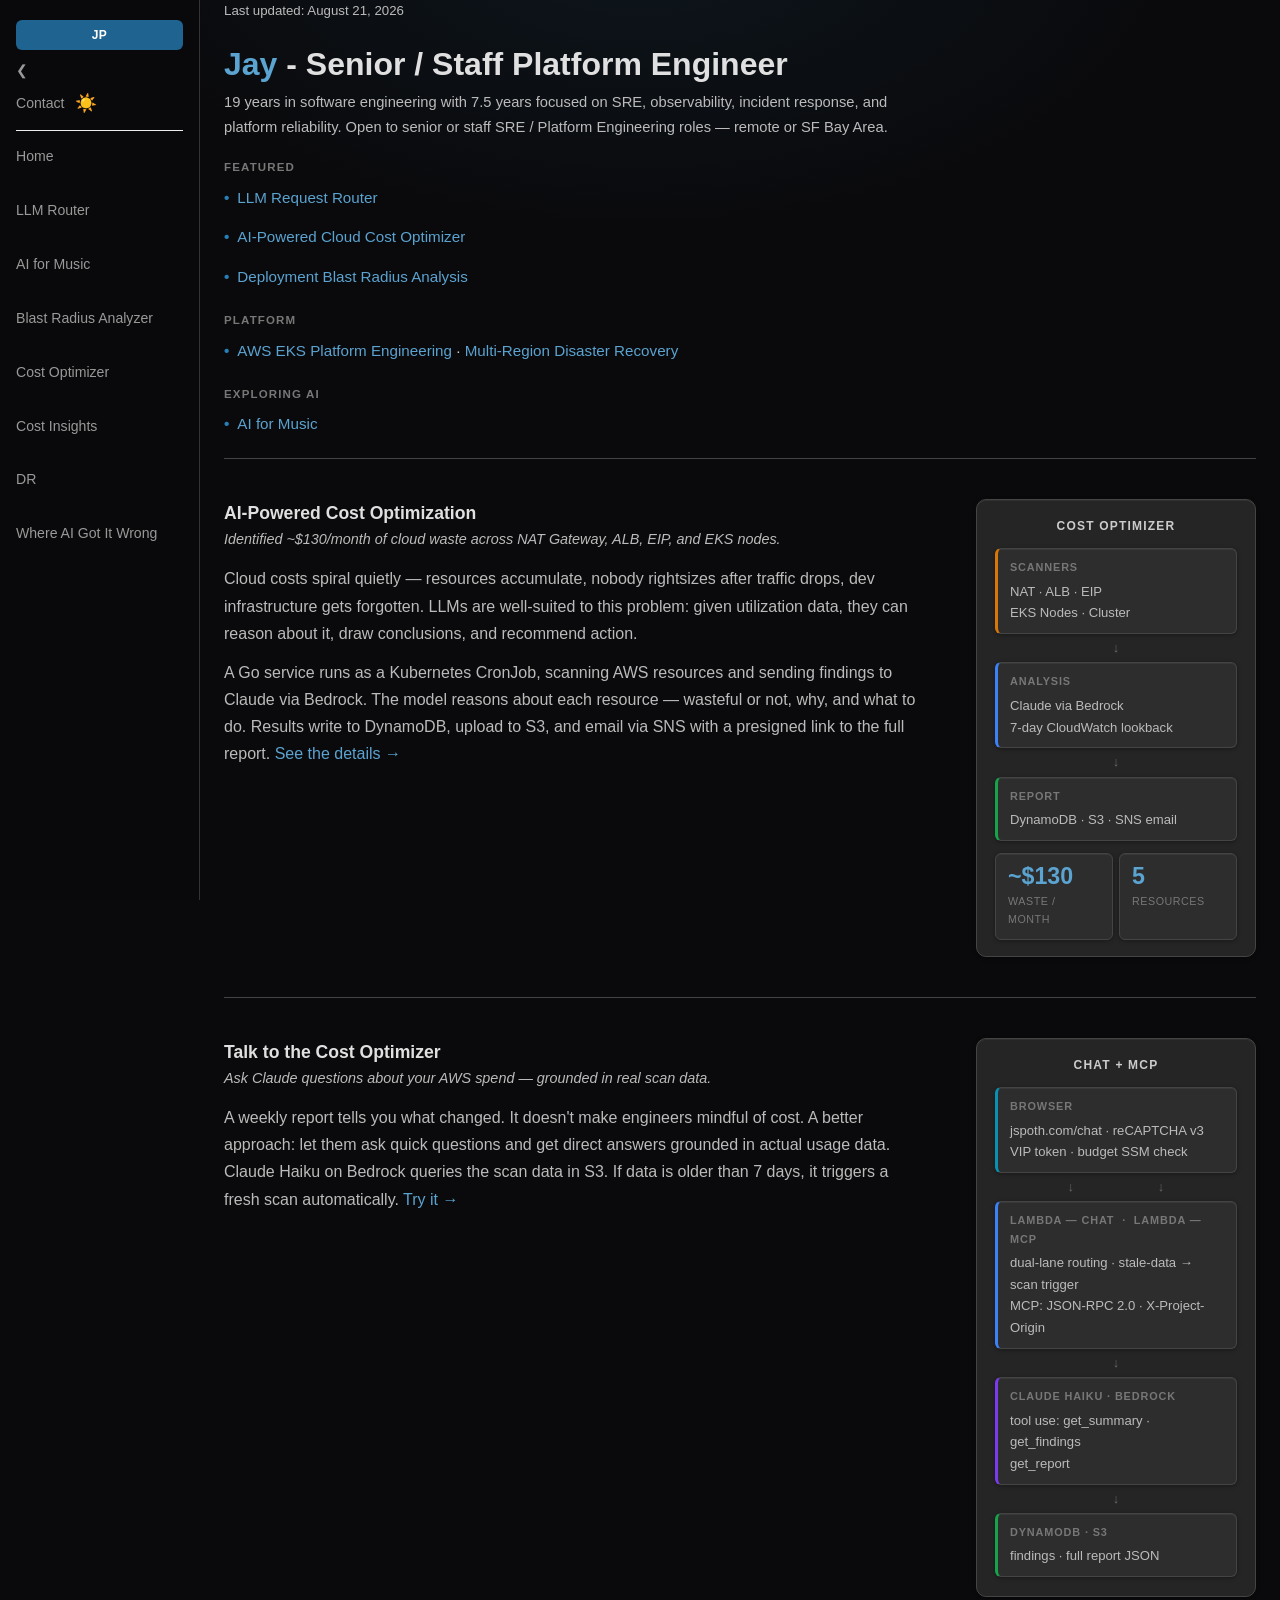
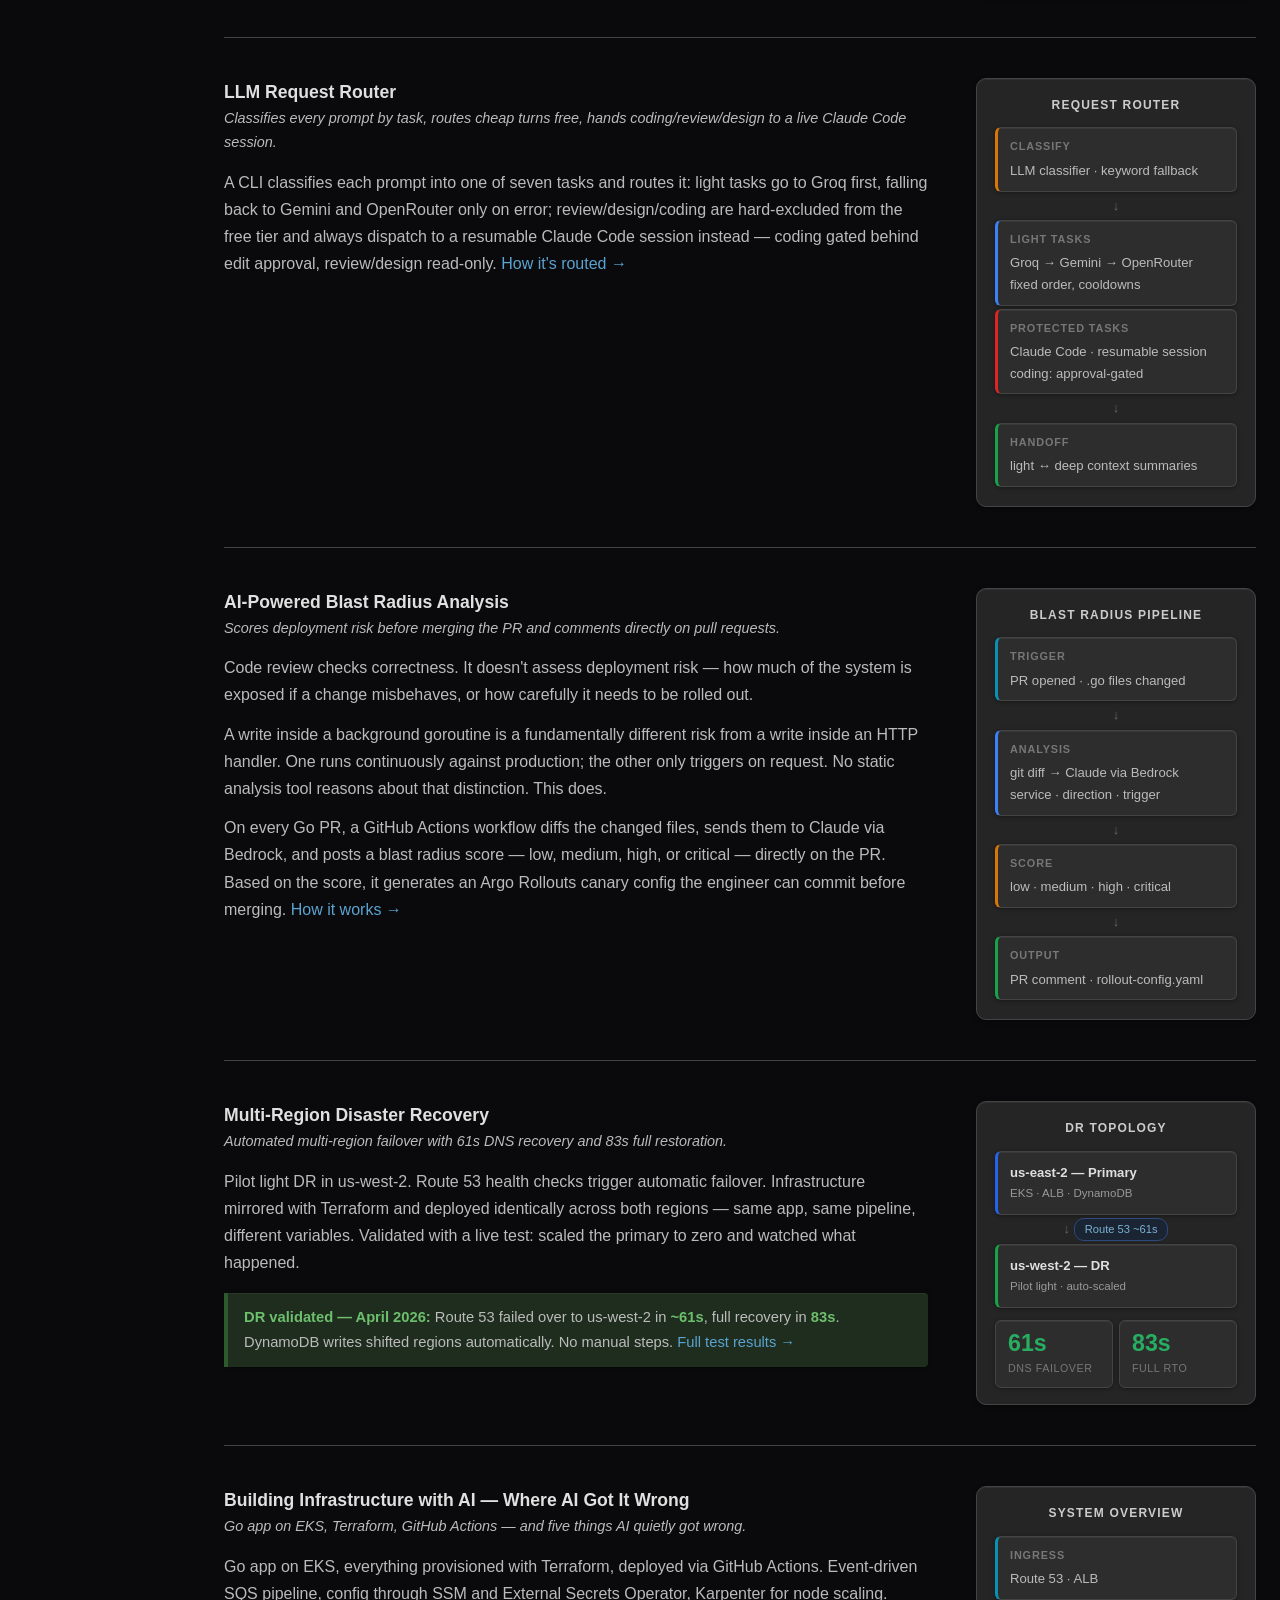
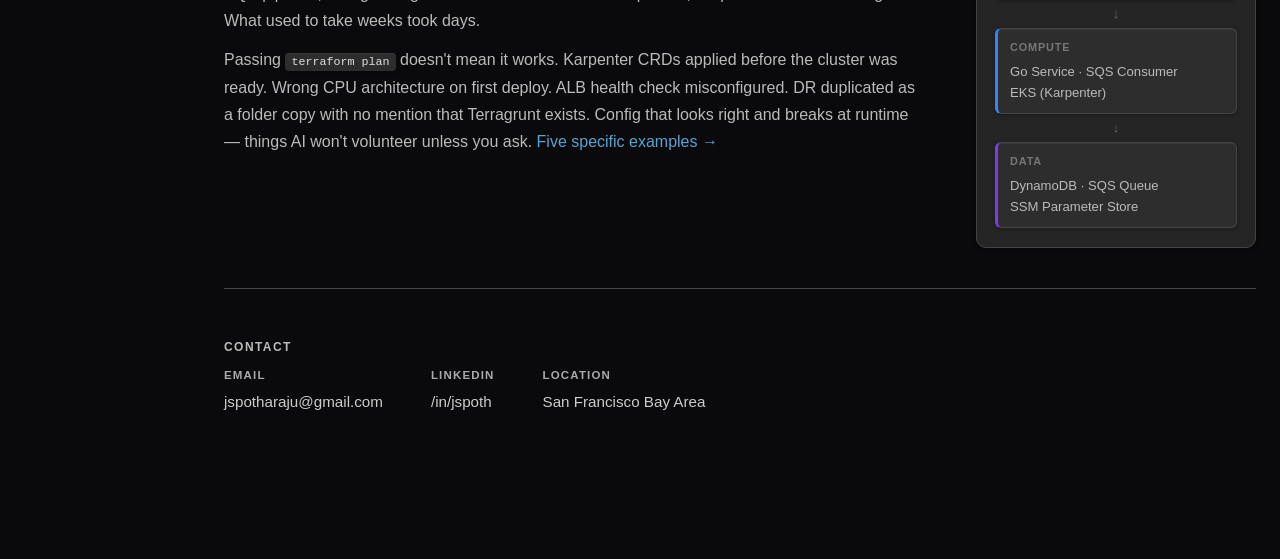
<file: index.html>
<!DOCTYPE html>
<html lang="en">
<head>
  <script src="/nav.91603561.js"></script>
  <link rel="stylesheet" href="/common.6cf8a0b5.css">
  <link rel="stylesheet" href="/dark.3041ed68.css">
  <meta charset="UTF-8" />
  <meta name="viewport" content="width=device-width, initial-scale=1.0" />
  <title>Jay — Senior / Staff Platform Engineer — SRE</title>
  <meta name="description" content="Senior / Staff Platform Engineer with 19 years in software engineering and 7.5 years in SRE. Projects: AI Cost Optimizer, LLM Request Router, Blast Radius Analyzer, Multi-Region DR, EKS Platform." />
  <meta property="og:title" content="Jay — Senior / Staff Platform Engineer" />
  <meta property="og:description" content="Senior / Staff Platform Engineer with 19 years in software engineering and 7.5 years in SRE. Projects: AI Cost Optimizer, LLM Request Router, Blast Radius Analyzer, Multi-Region DR, EKS Platform." />
  <meta property="og:url" content="https://jspoth.com" />
  <meta property="og:type" content="website" />
  <link rel="canonical" href="https://jspoth.com" />
  <link rel="sitemap" type="application/xml" href="/sitemap.xml" />
  <meta name="google-site-verification" content="3EYfHaQ2syX9AmXvRzODQ7EizHrTrhotlU9cLzuKhT4" />
  <style>


    /* INTRO — full width */
    .intro { max-width: 680px; margin-bottom: 0; }
    .bio { font-size: 0.82em; color: #aaa; text-transform: uppercase; letter-spacing: 0.08em; margin-bottom: 10px; }
    h1 { font-size: 2rem; font-weight: 600; margin-bottom: 6px; line-height: 1.25; }
    .dateline { font-size: 0.83em; color: #aaa; margin-bottom: 20px; }
    .dateline a { color: #aaa; }
    .dateline a:hover { color: #2980b9; }
    .experience { font-size: 0.92em; color: #666; margin-bottom: 18px; }
    .project-group { margin: 0 0 14px; }
    .project-group-label {
      font-size: 0.72rem;
      font-weight: 700;
      text-transform: uppercase;
      letter-spacing: 0.1em;
      color: #999;
      margin: 0 0 4px;
    }
    .projects-list {
      list-style: none;
      padding: 0;
      margin: 0 0 18px;
    }
    .projects-list li {
      padding: 3px 0;
      color: #444;
      font-size: 0.95em;
    }
    .projects-list li::before {
      content: "•";
      color: #2980b9;
      font-weight: 700;
      margin-right: 8px;
    }
    .tagline {
      font-size: 0.9em;
      color: #2980b9;
      margin: -8px 0 14px;
      font-style: italic;
    }

    /* SECTION ROWS */
    .section {
      display: grid;
      grid-template-columns: 1fr 280px;
      gap: 48px;
      align-items: start;
      border-top: 1px solid #999;
      padding: 40px 0;
    }

    /* LEFT: text */
    h2 { font-size: 1.1rem; font-weight: 600; margin: 0 0 6px; color: #111; }
    p { margin: 0 0 12px; color: #444; }
    p:last-child { margin-bottom: 0; }
    .callout {
      background: #e8f5e9;
      border-left: 4px solid #27ae60;
      padding: 12px 16px;
      border-radius: 0 4px 4px 0;
      margin: 16px 0 0;
      font-size: 0.92em;
      color: #333;
    }
    .callout strong { color: #1e7e34; }

    /* RIGHT: diagram */
    .diagram {
      background: #fafafa;
      border: 1.5px solid #222;
      border-radius: 10px;
      padding: 16px 18px;
      font-size: 0.82em;
    }
    .diagram-label {
      font-size: 0.75rem;
      font-weight: 700;
      text-transform: uppercase;
      letter-spacing: 0.1em;
      color: #111;
      text-align: center;
      margin-bottom: 12px;
    }
    .layer {
      background: #fff;
      border: 1px solid #e8e8e8;
      border-left: 3px solid #e8e8e8;
      border-radius: 6px;
      padding: 9px 12px;
      margin-bottom: 3px;
    }
    .layer.blue   { border-color: #bfdbfe; border-left-color: #3b82f6; }
    .layer.purple { border-color: #ddd6fe; border-left-color: #7c3aed; }
    .layer.cyan   { border-color: #a5f3fc; border-left-color: #0891b2; }
    .layer.green  { border-color: #bbf7d0; border-left-color: #16a34a; }
    .layer.amber  { border-color: #fde68a; border-left-color: #d97706; }
    .layer.red    { border-color: #fecaca; border-left-color: #dc2626; }
    .layer-title {
      font-size: 0.68rem;
      font-weight: 600;
      text-transform: uppercase;
      letter-spacing: 0.08em;
      color: #999;
      margin-bottom: 4px;
    }
    .layer-body { color: #444; line-height: 1.65; }
    .flow-arrow { text-align: center; color: #bbb; margin: 3px 0; }
    .region {
      background: #fff;
      border: 1px solid #e0e0e0;
      border-left: 3px solid #e0e0e0;
      border-radius: 6px;
      padding: 10px 12px;
      margin-bottom: 3px;
    }
    .region.primary { border-color: #93c5fd; border-left-color: #2563eb; }
    .region.standby { border-color: #86efac; border-left-color: #16a34a; }
    .region-name { font-weight: 600; color: #222; }
    .region-sub  { color: #888; font-size: 0.88em; }
    .failover-badge {
      display: inline-block;
      background: #e3f2fd;
      border: 1px solid #90caf9;
      border-radius: 10px;
      padding: 1px 10px;
      color: #1976d2;
      font-size: 0.85em;
    }
    .stats { display: grid; grid-template-columns: 1fr 1fr; gap: 6px; margin-top: 12px; }
    .stat {
      background: #fff;
      border: 1px solid #e8e8e8;
      border-radius: 6px;
      padding: 10px 12px;
    }
    .stat-value { font-size: 1.45rem; font-weight: 600; color: #2980b9; line-height: 1.1; }
    .stat-value.green { color: #27ae60; }
    .stat-label { font-size: 0.67rem; color: #aaa; margin-top: 3px; text-transform: uppercase; letter-spacing: 0.05em; }

    /* ARCH DIAGRAM */
    .arch-section { border-top: 1px solid #999; padding: 40px 0; }
    .arch-section h2 { font-size: 1.1rem; font-weight: 600; margin: 0 0 32px; color: #111; }
    .arch-grid {
      display: grid;
      grid-template-columns: 1fr 180px 1fr;
      gap: 0;
      align-items: start;
    }
    .swim-lane {
      border: 1.5px solid #e0e0e0;
      border-radius: 10px;
      overflow: hidden;
    }
    .swim-lane-header {
      background: #f4f4f4;
      border-bottom: 1.5px solid #e0e0e0;
      padding: 8px 14px;
      font-size: 0.7rem;
      font-weight: 700;
      text-transform: uppercase;
      letter-spacing: 0.1em;
      color: #666;
      text-align: center;
    }
    .swim-lane-body { padding: 14px 12px; }
    .arch-node {
      border-radius: 6px;
      padding: 8px 12px;
      margin-bottom: 4px;
      font-size: 0.8em;
      line-height: 1.5;
    }
    .arch-node.trigger  { background: #fef3c7; border: 1px solid #fde68a; }
    .arch-node.compute  { background: #dbeafe; border: 1px solid #bfdbfe; }
    .arch-node.analysis { background: #ede9fe; border: 1px solid #ddd6fe; }
    .arch-node.data     { background: #d1fae5; border: 1px solid #a7f3d0; }
    .arch-node.notify   { background: #fee2e2; border: 1px solid #fecaca; }
    .arch-node.client   { background: #e0f2fe; border: 1px solid #bae6fd; }
    .arch-node-title    { font-weight: 600; color: #222; }
    .arch-node-sub      { color: #666; font-size: 0.88em; }
    .arch-arrow { text-align: center; color: #bbb; font-size: 0.9em; margin: 3px 0; }
    .arch-center {
      display: flex;
      flex-direction: column;
      align-items: center;
      justify-content: center;
      padding: 14px 8px;
      gap: 6px;
      margin-top: 36px;
    }
    .data-store {
      background: #d1fae5;
      border: 1.5px solid #34d399;
      border-radius: 8px;
      padding: 10px 12px;
      width: 100%;
      box-sizing: border-box;
      text-align: center;
      font-size: 0.78em;
    }
    .data-store-label { font-weight: 700; color: #065f46; font-size: 0.72em; text-transform: uppercase; letter-spacing: 0.06em; }
    .data-store-sub { color: #047857; }
    .arch-h-arrow { color: #bbb; font-size: 0.85em; text-align: center; margin: 4px 0; }
    .ssm-badge {
      display: inline-block;
      background: #fff7ed;
      border: 1px solid #fed7aa;
      border-radius: 4px;
      padding: 2px 7px;
      font-size: 0.75em;
      color: #9a3412;
    }
    .lane-connector {
      display: flex;
      align-items: center;
      justify-content: center;
      padding: 0 4px;
      margin-top: 80px;
      color: #bbb;
      font-size: 1.1em;
    }

    /* CONTACT */
    .contact-section {
      border-top: 1px solid #999;
      padding: 48px 0 64px;
    }
    .contact-heading {
      font-size: 0.75rem;
      font-weight: 700;
      text-transform: uppercase;
      letter-spacing: 0.12em;
      color: #999;
      margin: 0 0 8px;
    }
    .contact-sub {
      color: #555;
      font-size: 0.95em;
      margin: 0 0 32px;
    }
    .contact-grid {
      display: flex;
      gap: 48px;
      flex-wrap: wrap;
    }
    .contact-item { display: flex; flex-direction: column; gap: 4px; }
    .contact-label {
      font-size: 0.72rem;
      font-weight: 600;
      text-transform: uppercase;
      letter-spacing: 0.1em;
      color: #aaa;
    }
    .contact-value { font-size: 0.95em; color: #333; }
    a.contact-value { color: #2980b9; }
    a.contact-value:hover { text-decoration: underline; }

    /* MOBILE */
    @media (max-width: 740px) {
      .section { grid-template-columns: 1fr; gap: 24px; }
      .arch-grid { grid-template-columns: 1fr; }
      .arch-center { margin-top: 0; }
      .lane-connector { display: none; }
      .contact-grid { gap: 24px; }
    }
  </style>
</head>
<body>

  <nav></nav>

  <script>
    const _t = new URLSearchParams(window.location.search).get("token");
    if (_t) { localStorage.setItem("vip_token", _t); history.replaceState(null, "", "/"); }
    document.addEventListener('DOMContentLoaded', function() {
      var u = 'jspotharaju', d = 'gmail.com';
      var el = document.getElementById('contact-email');
      if (el) { el.href = 'mailto:' + u + '@' + d; el.textContent = u + '@' + d; }
    });
  </script>

  <!-- INTRO: full width -->
  <div class="intro">
    <p class="dateline">Last updated: August 21, 2026</p>
    <h1> <a href="https://www.linkedin.com/in/jspoth/" target="_blank" rel="noopener">Jay</a> - Senior / Staff Platform Engineer</h1>
    <p class="experience">19 years in software engineering with 7.5 years focused on SRE, observability, incident response, and platform reliability.
      Open to senior or staff SRE / Platform Engineering roles — remote or SF Bay Area.</p>
    <div class="project-group">
      <p class="project-group-label">Featured</p>
      <ul class="projects-list">
        <li><a href="#model-router">LLM Request Router</a></li>
        <li><a href="#cost-optimizer">AI-Powered Cloud Cost Optimizer</a></li>
        <li><a href="#blast-radius">Deployment Blast Radius Analysis</a></li>
      </ul>
    </div>
    <div class="project-group">
      <p class="project-group-label">Platform</p>
      <ul class="projects-list">
        <li><a href="#eks-platform">AWS EKS Platform Engineering</a> &middot; <a href="#dr">Multi-Region Disaster Recovery</a></li>
      </ul>
    </div>
    <div class="project-group">
      <p class="project-group-label">Exploring AI</p>
      <ul class="projects-list">
        <li><a href="music.html">AI for Music</a></li>
      </ul>
    </div>
  </div>

  <!-- SECTION 1: Cost Optimization -->
  <div id="cost-optimizer" class="section">
    <div>
      <h2>AI-Powered Cost Optimization</h2>
      <p class="tagline">Identified ~$130/month of cloud waste across NAT Gateway, ALB, EIP, and EKS nodes.</p>
      <p>
        Cloud costs spiral quietly — resources accumulate, nobody rightsizes after traffic drops, dev infrastructure gets forgotten. LLMs are well-suited to this problem: given utilization data, they can reason about it, draw conclusions, and recommend action.
      </p>
      <p>
        A Go service runs as a Kubernetes CronJob, scanning AWS resources and sending findings to Claude via Bedrock.
        The model reasons about each resource — wasteful or not, why, and what to do. Results write to DynamoDB,
        upload to S3, and email via SNS with a presigned link to the full report.
        <a href="cost-optimizer.html">See the details →</a>
      </p>
    </div>
    <div class="diagram">
      <div class="diagram-label">Cost Optimizer</div>
      <div class="layer amber">
        <div class="layer-title">Scanners</div>
        <div class="layer-body">NAT &middot; ALB &middot; EIP<br>EKS Nodes &middot; Cluster</div>
      </div>
      <div class="flow-arrow">↓</div>
      <div class="layer blue">
        <div class="layer-title">Analysis</div>
        <div class="layer-body">Claude via Bedrock<br>7-day CloudWatch lookback</div>
      </div>
      <div class="flow-arrow">↓</div>
      <div class="layer green">
        <div class="layer-title">Report</div>
        <div class="layer-body">DynamoDB &middot; S3 &middot; SNS email</div>
      </div>
      <div class="stats">
        <div class="stat">
          <div class="stat-value">~$130</div>
          <div class="stat-label">Waste / Month</div>
        </div>
        <div class="stat">
          <div class="stat-value">5</div>
          <div class="stat-label">Resources</div>
        </div>
      </div>
    </div>
  </div>

  <!-- SECTION 2: Talk to the Cost Optimizer -->
  <div class="section">
    <div>
      <h2>Talk to the Cost Optimizer</h2>
      <p class="tagline">Ask Claude questions about your AWS spend — grounded in real scan data.</p>
      <p>
        A weekly report tells you what changed. It doesn't make engineers mindful of cost. A better approach: let them ask quick questions and get direct answers grounded in actual usage data. Claude Haiku on Bedrock queries the scan data in S3. If data is older than 7 days, it triggers a fresh scan automatically.
        <a href="chat.html">Try it →</a>
      </p>
    </div>
    <div class="diagram">
      <div class="diagram-label">Chat + MCP</div>
      <div class="layer cyan">
        <div class="layer-title">Browser</div>
        <div class="layer-body">jspoth.com/chat · reCAPTCHA v3<br>VIP token · budget SSM check</div>
      </div>
      <div class="flow-arrow">↓ &nbsp;&nbsp;&nbsp;&nbsp;&nbsp;&nbsp;&nbsp;&nbsp;&nbsp;&nbsp;&nbsp;&nbsp;&nbsp;&nbsp;&nbsp;&nbsp;&nbsp;&nbsp;&nbsp;&nbsp;&nbsp;&nbsp;↓</div>
      <div class="layer blue">
        <div class="layer-title">Lambda — chat &nbsp;·&nbsp; Lambda — mcp</div>
        <div class="layer-body">dual-lane routing · stale-data → scan trigger<br>MCP: JSON-RPC 2.0 · X-Project-Origin</div>
      </div>
      <div class="flow-arrow">↓</div>
      <div class="layer purple">
        <div class="layer-title">Claude Haiku · Bedrock</div>
        <div class="layer-body">tool use: get_summary · get_findings<br>get_report</div>
      </div>
      <div class="flow-arrow">↓</div>
      <div class="layer green">
        <div class="layer-title">DynamoDB · S3</div>
        <div class="layer-body">findings · full report JSON</div>
      </div>
    </div>
  </div>

  <!-- SECTION 2.5: LLM Request Router -->
  <div id="model-router" class="section">
    <div>
      <h2>LLM Request Router</h2>
      <p class="tagline">Classifies every prompt by task, routes cheap turns free, hands coding/review/design to a live Claude Code session.</p>
      <p>
        A CLI classifies each prompt into one of seven tasks and routes it: light tasks go to Groq first, falling back to Gemini and OpenRouter only on error; review/design/coding are hard-excluded from the free tier and always dispatch to a resumable Claude Code session instead — coding gated behind edit approval, review/design read-only.
        <a href="model-router.html">How it's routed →</a>
      </p>
    </div>
    <div class="diagram">
      <div class="diagram-label">Request Router</div>
      <div class="layer amber">
        <div class="layer-title">Classify</div>
        <div class="layer-body">LLM classifier &middot; keyword fallback</div>
      </div>
      <div class="flow-arrow">↓</div>
      <div class="layer blue">
        <div class="layer-title">Light tasks</div>
        <div class="layer-body">Groq &rarr; Gemini &rarr; OpenRouter<br>fixed order, cooldowns</div>
      </div>
      <div class="layer red" style="margin-top: 3px;">
        <div class="layer-title">Protected tasks</div>
        <div class="layer-body">Claude Code &middot; resumable session<br>coding: approval-gated</div>
      </div>
      <div class="flow-arrow">↓</div>
      <div class="layer green">
        <div class="layer-title">Handoff</div>
        <div class="layer-body">light &harr; deep context summaries</div>
      </div>
    </div>
  </div>

  <!-- SECTION 3: Blast Radius Analysis -->
  <div id="blast-radius" class="section">
    <div>
      <h2>AI-Powered Blast Radius Analysis</h2>
      <p class="tagline">Scores deployment risk before merging the PR and comments directly on pull requests.</p>
      <p>
        Code review checks correctness. It doesn't assess deployment risk — how much of the system is exposed if a change misbehaves, or how carefully it needs to be rolled out.
      </p>
      <p>
        A write inside a background goroutine is a fundamentally different risk from a write inside an HTTP handler. One runs continuously against production; the other only triggers on request. No static analysis tool reasons about that distinction. This does.
      </p>
      <p>
        On every Go PR, a GitHub Actions workflow diffs the changed files, sends them to Claude via Bedrock, and posts a blast radius score — low, medium, high, or critical — directly on the PR. Based on the score, it generates an Argo Rollouts canary config the engineer can commit before merging.
        <a href="blast-radius.html">How it works &rarr;</a>
      </p>
    </div>
    <div class="diagram">
      <div class="diagram-label">Blast Radius Pipeline</div>
      <div class="layer cyan">
        <div class="layer-title">Trigger</div>
        <div class="layer-body">PR opened &middot; .go files changed</div>
      </div>
      <div class="flow-arrow">&darr;</div>
      <div class="layer blue">
        <div class="layer-title">Analysis</div>
        <div class="layer-body">git diff &rarr; Claude via Bedrock<br>service &middot; direction &middot; trigger</div>
      </div>
      <div class="flow-arrow">&darr;</div>
      <div class="layer amber">
        <div class="layer-title">Score</div>
        <div class="layer-body">low &middot; medium &middot; high &middot; critical</div>
      </div>
      <div class="flow-arrow">&darr;</div>
      <div class="layer green">
        <div class="layer-title">Output</div>
        <div class="layer-body">PR comment &middot; rollout-config.yaml</div>
      </div>
    </div>
  </div>

  <!-- SECTION 4: Multi-Region DR -->
  <div id="dr" class="section">
    <div>
      <h2>Multi-Region Disaster Recovery</h2>
      <p class="tagline">Automated multi-region failover with 61s DNS recovery and 83s full restoration.</p>
      <p>
        Pilot light DR in us-west-2. Route 53 health checks trigger automatic failover. Infrastructure mirrored with Terraform and deployed identically across both regions — same app, same pipeline, different variables. Validated with a live test: scaled the primary to zero and watched what happened.
      </p>
      <div class="callout">
        <strong>DR validated — April 2026:</strong> Route 53 failed over to us-west-2 in <strong>~61s</strong>,
        full recovery in <strong>83s</strong>. DynamoDB writes shifted regions automatically. No manual steps.
        <a href="dr.html#test-results">Full test results →</a>
      </div>
    </div>
    <div class="diagram">
      <div class="diagram-label">DR Topology</div>
      <div class="region primary">
        <div class="region-name">us-east-2 — Primary</div>
        <div class="region-sub">EKS &middot; ALB &middot; DynamoDB</div>
      </div>
      <div class="flow-arrow">↓ <span class="failover-badge">Route 53 ~61s</span></div>
      <div class="region standby">
        <div class="region-name">us-west-2 — DR</div>
        <div class="region-sub">Pilot light &middot; auto-scaled</div>
      </div>
      <div class="stats">
        <div class="stat">
          <div class="stat-value green">61s</div>
          <div class="stat-label">DNS Failover</div>
        </div>
        <div class="stat">
          <div class="stat-value green">83s</div>
          <div class="stat-label">Full RTO</div>
        </div>
      </div>
    </div>
  </div>

  <!-- SECTION 5: EKS Platform -->
  <div id="eks-platform" class="section">
    <div>
      <h2>Building Infrastructure with AI — Where AI Got It Wrong</h2>
      <p class="tagline">Go app on EKS, Terraform, GitHub Actions — and five things AI quietly got wrong.</p>
      <p>
        Go app on EKS, everything provisioned with Terraform, deployed via GitHub Actions. Event-driven SQS pipeline, config through SSM and External Secrets Operator, Karpenter for node scaling. What used to take weeks took days.
      </p>
      <p>
        Passing <code>terraform plan</code> doesn't mean it works. Karpenter CRDs applied before the cluster was ready. Wrong CPU architecture on first deploy. ALB health check misconfigured. DR duplicated as a folder copy with no mention that Terragrunt exists. Config that looks right and breaks at runtime — things AI won't volunteer unless you ask.
        <a href="lessons.html">Five specific examples →</a>
      </p>
    </div>
    <div class="diagram">
      <div class="diagram-label">System Overview</div>
      <div class="layer cyan">
        <div class="layer-title">Ingress</div>
        <div class="layer-body">Route 53 &middot; ALB</div>
      </div>
      <div class="flow-arrow">↓</div>
      <div class="layer blue">
        <div class="layer-title">Compute</div>
        <div class="layer-body">Go Service &middot; SQS Consumer<br>EKS (Karpenter)</div>
      </div>
      <div class="flow-arrow">↓</div>
      <div class="layer purple">
        <div class="layer-title">Data</div>
        <div class="layer-body">DynamoDB &middot; SQS Queue<br>SSM Parameter Store</div>
      </div>
    </div>
  </div>

  <div id="contact" class="contact-section">
    <p class="contact-heading">Contact</p>
    <div class="contact-grid">
      <div class="contact-item">
        <span class="contact-label">Email</span>
        <a class="contact-value" id="contact-email" href="#">—</a>
      </div>
      <div class="contact-item">
        <span class="contact-label">LinkedIn</span>
        <a class="contact-value" href="https://www.linkedin.com/in/jspoth/" target="_blank" rel="noopener">/in/jspoth</a>
      </div>
      <div class="contact-item">
        <span class="contact-label">Location</span>
        <span class="contact-value">San Francisco Bay Area</span>
      </div>
    </div>
  </div>

  <noscript><p style="font-size:0.85em;color:#999;margin-top:40px;">Email: jspotharaju [at] gmail [dot] com</p></noscript>

</body>
</html>
</file>
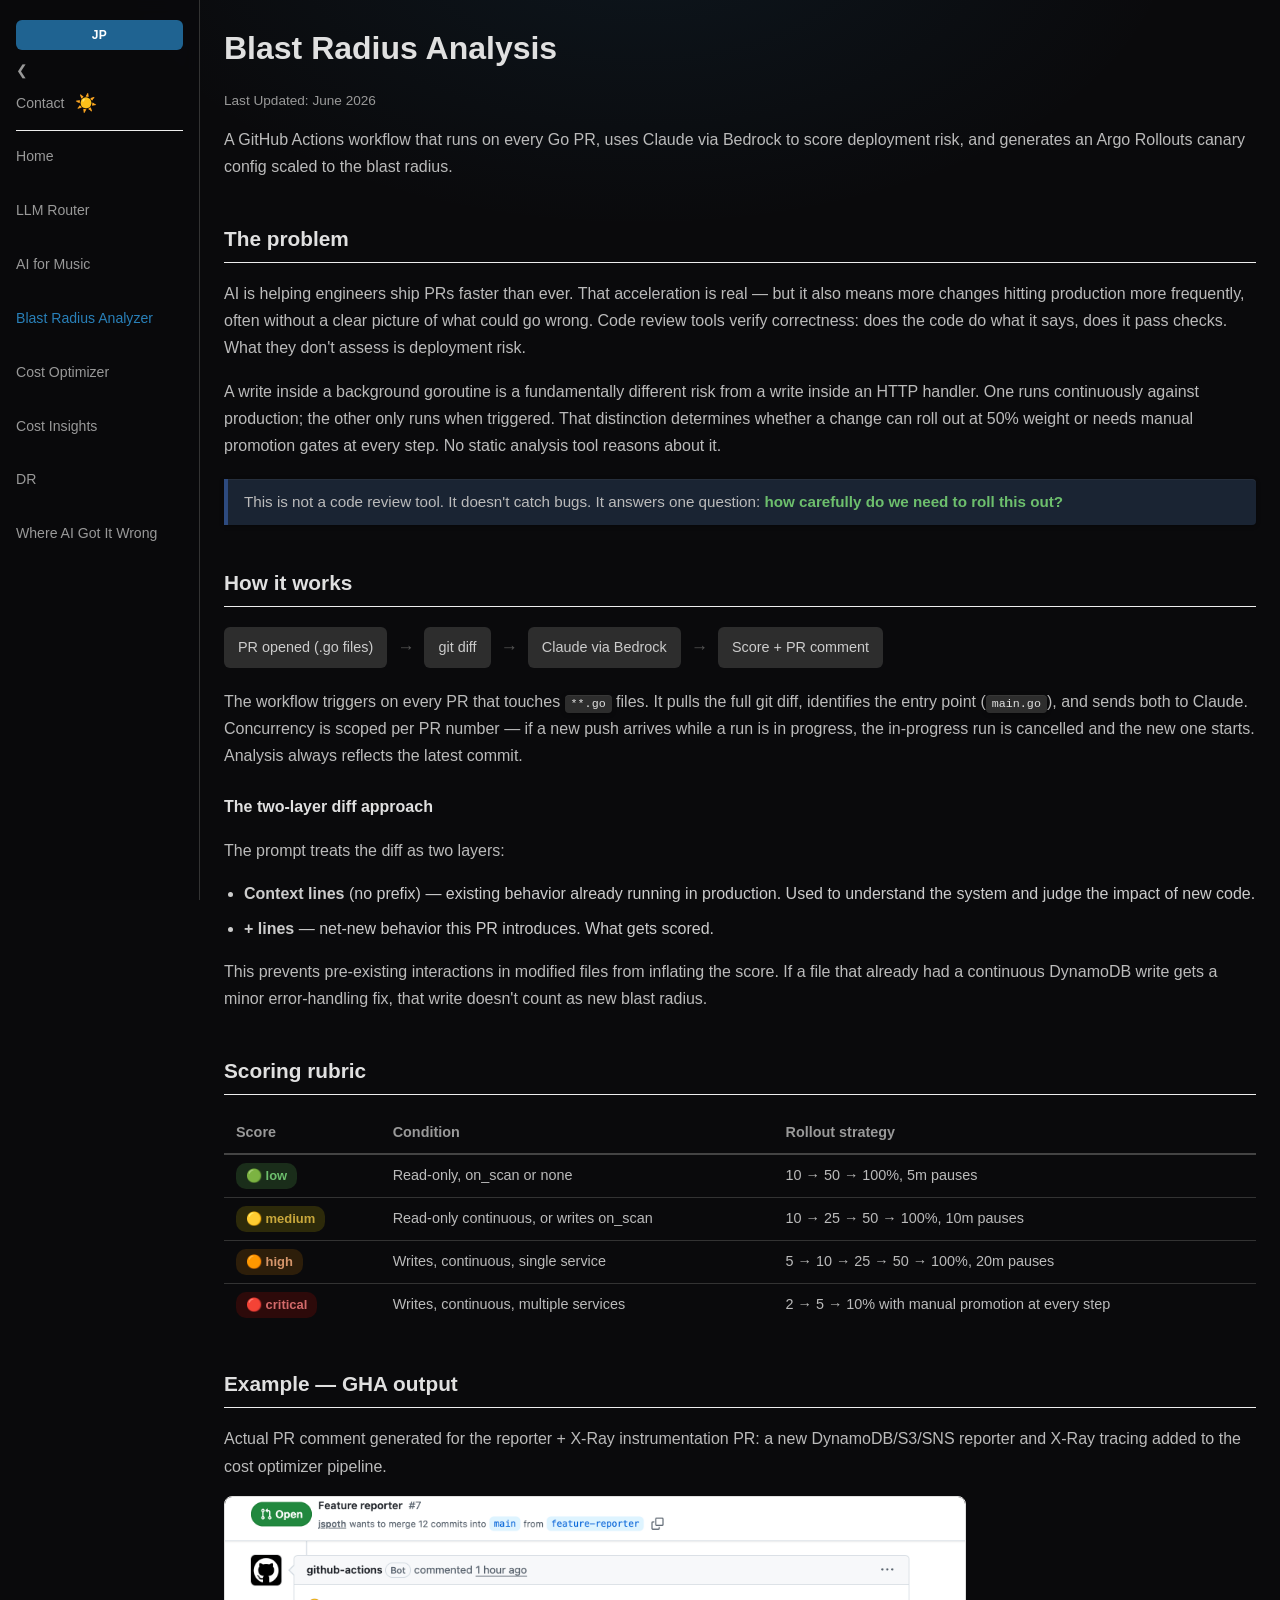
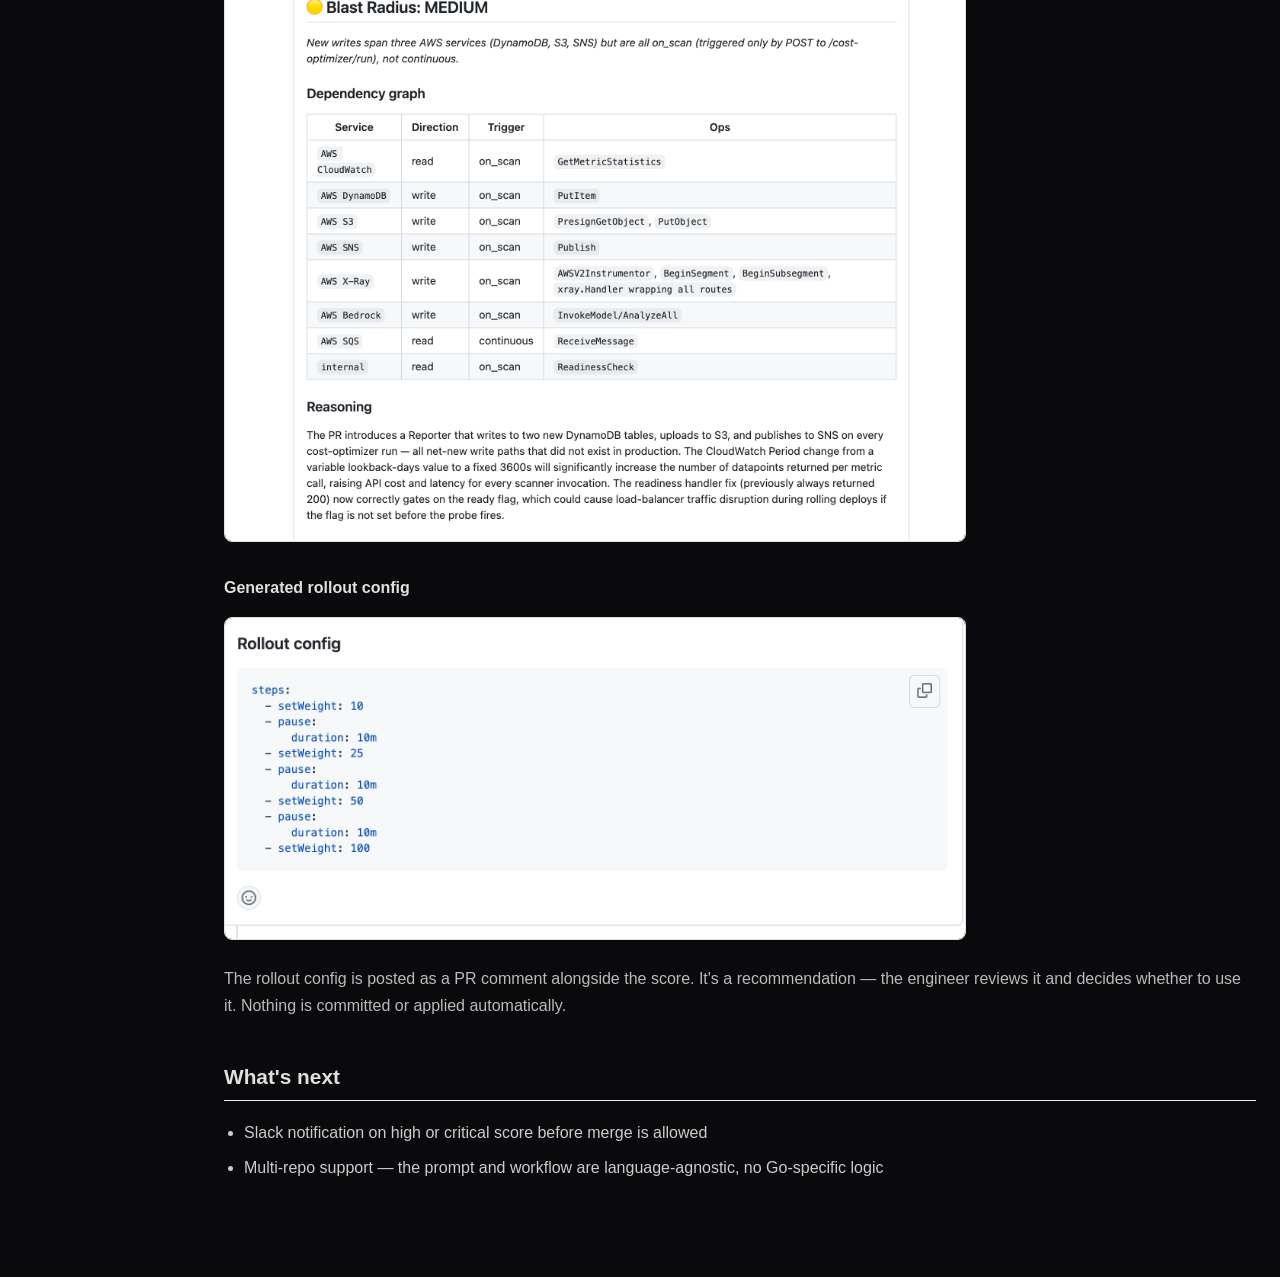
<file: blast-radius.html>
<!DOCTYPE html>
<html lang="en">
<head>
  <script src="/nav.91603561.js"></script>
  <link rel="stylesheet" href="/common.6cf8a0b5.css">
  <link rel="stylesheet" href="/dark.3041ed68.css">
  <meta charset="UTF-8" />
  <meta name="viewport" content="width=device-width, initial-scale=1.0" />
  <title>Blast Radius Analysis — AI-Powered Deployment Risk</title>
  <meta name="description" content="How a GitHub Actions workflow uses Claude via Bedrock to score deployment blast radius on every Go PR and generate an Argo Rollouts canary config." />
  <meta property="og:title" content="Blast Radius Analysis — AI-Powered Deployment Risk" />
  <meta property="og:description" content="How a GitHub Actions workflow uses Claude via Bedrock to score deployment blast radius on every Go PR and generate an Argo Rollouts canary config." />
  <meta property="og:url" content="https://jspoth.com/blast-radius" />
  <meta property="og:type" content="article" />
  <link rel="canonical" href="https://jspoth.com/blast-radius" />
  <style>
    h1 { font-size: 2rem; margin-bottom: 4px; }
    h2 { font-size: 1.3rem; margin-top: 40px; border-bottom: 1px solid #eee; padding-bottom: 6px; }
    h3 { font-size: 1rem; margin-top: 24px; color: #555; }
    .callout {
      background: #fff8e1;
      border-left: 4px solid #f9a825;
      padding: 10px 16px;
      margin: 20px 0;
      border-radius: 0 4px 4px 0;
      font-size: 0.95em;
    }
    .callout.blue {
      background: #e3f2fd;
      border-left-color: #1976d2;
    }
    table {
      width: 100%;
      border-collapse: collapse;
      font-size: 0.9em;
      margin: 16px 0;
    }
    th {
      text-align: left;
      border-bottom: 2px solid #eee;
      padding: 8px 12px;
      color: #555;
    }
    td {
      border-bottom: 1px solid #f0f0f0;
      padding: 8px 12px;
      vertical-align: top;
    }
    tr:last-child td { border-bottom: none; }
    .pipeline {
      display: flex;
      align-items: center;
      gap: 10px;
      flex-wrap: wrap;
      margin: 20px 0;
      font-size: 0.9em;
    }
    .pipeline-step {
      background: #f4f4f4;
      border-radius: 6px;
      padding: 8px 14px;
      font-weight: 500;
    }
    .pipeline-arrow { color: #aaa; font-size: 1.2em; }
    .score { display: inline-block; padding: 2px 10px; border-radius: 10px; font-weight: 600; font-size: 0.9em; }
    .score-low      { background: #e8f5e9; color: #2e7d32; }
    .score-medium   { background: #fffde7; color: #f57f17; }
    .score-high     { background: #fff3e0; color: #e65100; }
    .score-critical { background: #ffebee; color: #b71c1c; }
    .pr-comment {
      border: 1px solid #e0e0e0;
      border-radius: 8px;
      padding: 20px 24px;
      font-size: 0.9em;
      background: #fafafa;
      margin: 20px 0;
    }
    .pr-comment h4 { margin: 0 0 12px; font-size: 1.1em; }
  </style>
</head>
<body>

  <nav></nav>

  <script>
  </script>

  <h1>Blast Radius Analysis</h1>
  <p style="font-size: 0.85em; color: #999;">Last Updated: June 2026</p>
  <p class="subtitle">
    A GitHub Actions workflow that runs on every Go PR, uses Claude via Bedrock to score deployment
    risk, and generates an Argo Rollouts canary config scaled to the blast radius.
  </p>

  <h2>The problem</h2>
  <p>
    AI is helping engineers ship PRs faster than ever. That acceleration is real — but it also means
    more changes hitting production more frequently, often without a clear picture of what could go
    wrong. Code review tools verify correctness: does the code do what it says, does it pass checks.
    What they don't assess is deployment risk.
  </p>
  <p>
    A write inside a background goroutine is a fundamentally different risk from a write inside an
    HTTP handler. One runs continuously against production; the other only runs when triggered. That
    distinction determines whether a change can roll out at 50% weight or needs manual promotion gates
    at every step. No static analysis tool reasons about it.
  </p>

  <div class="callout blue">
    This is not a code review tool. It doesn't catch bugs. It answers one question:
    <strong>how carefully do we need to roll this out?</strong>
  </div>

  <h2>How it works</h2>

  <div class="pipeline">
    <div class="pipeline-step">PR opened (.go files)</div>
    <div class="pipeline-arrow">&rarr;</div>
    <div class="pipeline-step">git diff</div>
    <div class="pipeline-arrow">&rarr;</div>
    <div class="pipeline-step">Claude via Bedrock</div>
    <div class="pipeline-arrow">&rarr;</div>
    <div class="pipeline-step">Score + PR comment</div>
  </div>

  <p>
    The workflow triggers on every PR that touches <code>**.go</code> files. It pulls the full git
    diff, identifies the entry point (<code>main.go</code>), and sends both to Claude. Concurrency
    is scoped per PR number — if a new push arrives while a run is in progress, the in-progress run
    is cancelled and the new one starts. Analysis always reflects the latest commit.
  </p>

  <h3>The two-layer diff approach</h3>
  <p>
    The prompt treats the diff as two layers:
  </p>
  <ul>
    <li><strong>Context lines</strong> (no prefix) — existing behavior already running in production.
    Used to understand the system and judge the impact of new code.</li>
    <li><strong>+ lines</strong> — net-new behavior this PR introduces. What gets scored.</li>
  </ul>
  <p>
    This prevents pre-existing interactions in modified files from inflating the score. If a file
    that already had a continuous DynamoDB write gets a minor error-handling fix, that write doesn't
    count as new blast radius.
  </p>

  <h2>Scoring rubric</h2>
  <table>
    <thead>
      <tr><th>Score</th><th>Condition</th><th>Rollout strategy</th></tr>
    </thead>
    <tbody>
      <tr>
        <td><span class="score score-low">&#x1F7E2; low</span></td>
        <td>Read-only, on_scan or none</td>
        <td>10 &rarr; 50 &rarr; 100%, 5m pauses</td>
      </tr>
      <tr>
        <td><span class="score score-medium">&#x1F7E1; medium</span></td>
        <td>Read-only continuous, or writes on_scan</td>
        <td>10 &rarr; 25 &rarr; 50 &rarr; 100%, 10m pauses</td>
      </tr>
      <tr>
        <td><span class="score score-high">&#x1F7E0; high</span></td>
        <td>Writes, continuous, single service</td>
        <td>5 &rarr; 10 &rarr; 25 &rarr; 50 &rarr; 100%, 20m pauses</td>
      </tr>
      <tr>
        <td><span class="score score-critical">&#x1F534; critical</span></td>
        <td>Writes, continuous, multiple services</td>
        <td>2 &rarr; 5 &rarr; 10% with manual promotion at every step</td>
      </tr>
    </tbody>
  </table>

  <h2>Example — GHA output</h2>
  <p>
    Actual PR comment generated for the reporter + X-Ray instrumentation PR: a new DynamoDB/S3/SNS
    reporter and X-Ray tracing added to the cost optimizer pipeline.
  </p>

  <img src="gha_run.png" alt="GitHub Actions PR comment showing Blast Radius: MEDIUM score with dependency graph and reasoning" style="width: 100%; max-width: 740px; border: 1px solid #e0e0e0; border-radius: 8px;" />

  <h3>Generated rollout config</h3>
  <img src="gha_rollout_config.png" alt="Generated Argo Rollouts canary config with medium blast radius steps" style="width: 100%; max-width: 740px; border: 1px solid #e0e0e0; border-radius: 8px;" />

  <p>
    The rollout config is posted as a PR comment alongside the score. It's a recommendation —
    the engineer reviews it and decides whether to use it. Nothing is committed or applied automatically.
  </p>

  <h2>What's next</h2>
  <ul>
    <li>Slack notification on high or critical score before merge is allowed</li>
    <li>Multi-repo support — the prompt and workflow are language-agnostic, no Go-specific logic</li>
  </ul>

</body>
</html>
</file>
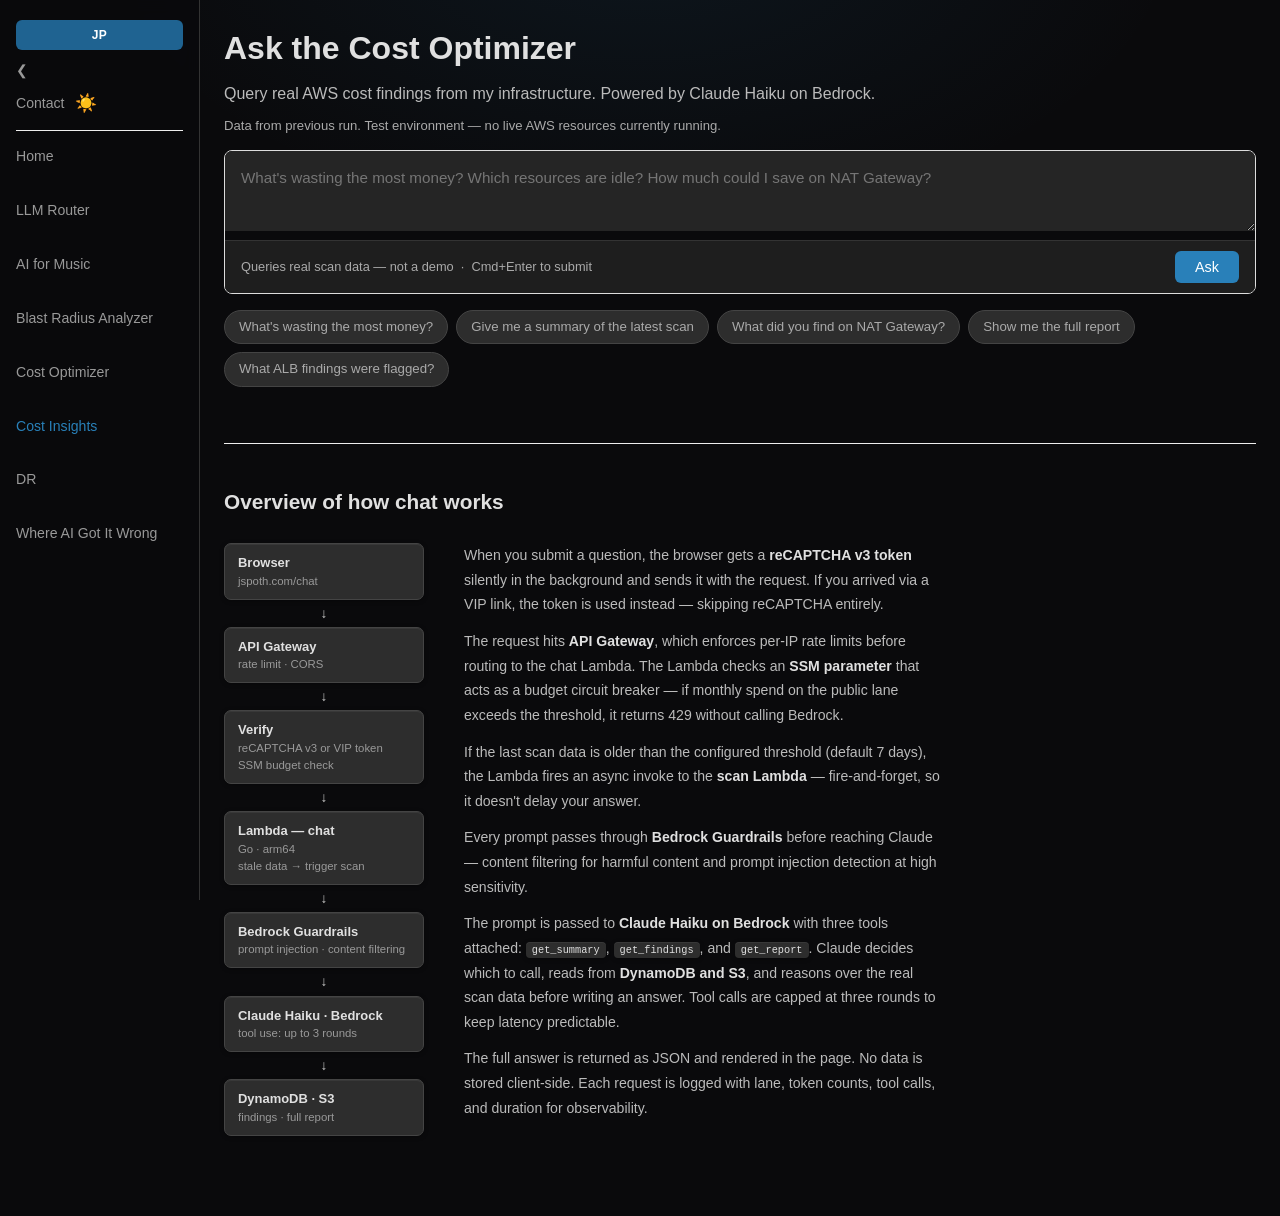
<file: chat.html>
<!DOCTYPE html>
<html lang="en">
<head>
  <script src="/nav.91603561.js"></script>
  <link rel="stylesheet" href="/common.6cf8a0b5.css">
  <link rel="stylesheet" href="/dark.3041ed68.css">
  <meta charset="UTF-8" />
  <meta name="viewport" content="width=device-width, initial-scale=1.0" />
  <title>Ask the Cost Optimizer — jspoth.com</title>
  <meta name="description" content="Ask questions about real AWS cost findings. Powered by Claude Haiku on Bedrock." />
  <meta property="og:title" content="Ask the Cost Optimizer — jspoth.com" />
  <meta property="og:url" content="https://jspoth.com/chat" />
  <meta property="og:type" content="website" />
  <link rel="canonical" href="https://jspoth.com/chat" />
  <script src="https://www.google.com/recaptcha/api.js?render=6LfbQBwtAAAAAKlrm6o3YwsDeDtNIWBfdm2AtKKh"></script>
  <style>
    h1 { font-size: 2rem; margin-bottom: 4px; }
    h2 { font-size: 1.3rem; margin-top: 40px; border-bottom: 1px solid #eee; padding-bottom: 6px; }
    h3 { font-size: 1rem; margin-top: 24px; color: #555; }


    /* chat */
    .chat-box {
      border: 1px solid #ddd;
      border-radius: 8px;
      overflow: hidden;
    }
    textarea {
      width: 100%;
      min-height: 80px;
      border: none;
      padding: 16px;
      font-family: inherit;
      font-size: 0.95em;
      color: #333;
      resize: vertical;
      box-sizing: border-box;
      outline: none;
      line-height: 1.5;
    }
    .chat-footer {
      display: flex;
      justify-content: space-between;
      align-items: center;
      padding: 10px 16px;
      border-top: 1px solid #eee;
      background: #fafafa;
    }
    .chat-hint { font-size: 0.8em; color: #aaa; }
    button {
      background: #2980b9;
      color: #fff;
      border: none;
      border-radius: 6px;
      padding: 8px 20px;
      font-size: 0.9em;
      cursor: pointer;
      font-family: inherit;
    }
    button:hover { background: #2471a3; }
    button:disabled { background: #aaa; cursor: not-allowed; }

    /* suggestions */
    .suggestions {
      display: flex;
      flex-wrap: wrap;
      gap: 8px;
      margin: 16px 0 24px;
    }
    .suggestion {
      background: #f4f4f4;
      border: 1px solid #e0e0e0;
      border-radius: 20px;
      padding: 5px 14px;
      font-size: 0.83em;
      cursor: pointer;
      color: #555;
      transition: background 0.15s;
    }
    .suggestion:hover { background: #e8f4fd; border-color: #2980b9; color: #2980b9; }

    /* response */
    .response-box { margin-top: 24px; display: none; }
    .response-box.visible { display: block; }
    .response-label {
      font-size: 0.78em;
      font-weight: 600;
      text-transform: uppercase;
      letter-spacing: 0.06em;
      color: #aaa;
      margin-bottom: 8px;
    }
    .response-content {
      background: #f9f9f9;
      border: 1px solid #eee;
      border-radius: 8px;
      padding: 20px;
      font-size: 0.93em;
      line-height: 1.75;
      white-space: pre-wrap;
      word-break: break-word;
    }
    .response-content.loading { color: #aaa; font-style: italic; }
    .response-meta { font-size: 0.78em; color: #bbb; margin-top: 8px; text-align: right; }

    /* error */
    .error-msg {
      background: #fff5f5;
      border: 1px solid #fca5a5;
      border-radius: 6px;
      padding: 12px 16px;
      font-size: 0.9em;
      color: #b91c1c;
      margin-top: 16px;
      display: none;
    }
    .error-msg.visible { display: block; }

    /* mcp section */
    .mcp-section { margin-top: 60px; padding-top: 40px; border-top: 1px solid #eee; }
    .mcp-badge {
      display: inline-block;
      background: #e8f4fd;
      color: #1a6fa8;
      font-size: 0.75em;
      font-weight: 600;
      padding: 2px 8px;
      border-radius: 10px;
      margin-left: 8px;
      vertical-align: middle;
    }
    .copy-btn {
      background: #e0e0e0;
      color: #555;
      border: none;
      border-radius: 4px;
      padding: 4px 12px;
      font-size: 0.8em;
      cursor: pointer;
      margin-top: 8px;
    }
    .copy-btn:hover { background: #ccc; }
    .grecaptcha-badge { visibility: hidden; }

    /* how it works */
    .how-section { margin-top: 56px; padding-top: 40px; border-top: 1px solid #eee; }
    .how-section > h2 {
      font-size: 1.3rem; margin: 0 0 24px; padding-bottom: 0;
      border-bottom: none;
    }
    .how-grid {
      display: grid;
      grid-template-columns: 200px minmax(0, 480px);
      gap: 40px;
      align-items: start;
    }
    .arch-flow { display: flex; flex-direction: column; }
    .arch-node {
      border-radius: 7px;
      padding: 9px 13px;
      font-size: 0.81em;
      line-height: 1.5;
    }
    .arch-node.client   { background: #e0f2fe; border: 1px solid #bae6fd; }
    .arch-node.gateway  { background: #f3e8ff; border: 1px solid #e9d5ff; }
    .arch-node.security { background: #fff7ed; border: 1px solid #fed7aa; }
    .arch-node.compute  { background: #dbeafe; border: 1px solid #bfdbfe; }
    .arch-node.model    { background: #ede9fe; border: 1px solid #ddd6fe; }
    .arch-node.data     { background: #d1fae5; border: 1px solid #a7f3d0; }
    .arch-node-title { font-weight: 600; color: #222; }
    .arch-node-sub   { color: #666; font-size: 0.88em; }
    .arch-arrow { text-align: center; color: #ccc; padding: 2px 0; font-size: 0.85em; }
    .how-prose { font-size: 0.88em; color: #444; line-height: 1.75; }
    .how-prose p { margin: 0 0 12px; }
    .how-prose p:last-child { margin-bottom: 0; }
    .how-prose strong { color: #222; }
    @media (max-width: 640px) {
      .how-grid { grid-template-columns: 1fr; }
    }
  </style>
</head>
<body>

  <nav></nav>

  <script>
  </script>

  <h1>Ask the Cost Optimizer</h1>
  <p class="subtitle">Query real AWS cost findings from my infrastructure. Powered by Claude Haiku on Bedrock.</p>
  <p class="subtitle" style="font-size:0.82em;color:#aaa;margin-top:-8px;">Data from previous run. Test environment — no live AWS resources currently running.</p>

  <div class="chat-box">
    <textarea id="prompt" placeholder="What's wasting the most money? Which resources are idle? How much could I save on NAT Gateway?"></textarea>
    <div class="chat-footer">
      <span class="chat-hint">Queries real scan data — not a demo &nbsp;·&nbsp; Cmd+Enter to submit</span>
      <button id="submit-btn" onclick="submitQuery()">Ask</button>
    </div>
  </div>

  <div class="suggestions">
    <span class="suggestion" onclick="fillPrompt(this)">What's wasting the most money?</span>
    <span class="suggestion" onclick="fillPrompt(this)">Give me a summary of the latest scan</span>
    <span class="suggestion" onclick="fillPrompt(this)">What did you find on NAT Gateway?</span>
    <span class="suggestion" onclick="fillPrompt(this)">Show me the full report</span>
    <span class="suggestion" onclick="fillPrompt(this)">What ALB findings were flagged?</span>
  </div>

  <div class="error-msg" id="error-msg"></div>

  <div class="response-box" id="response-box">
    <div class="response-label">Claude</div>
    <div class="response-content" id="response-content"></div>
    <div class="response-meta" id="response-meta"></div>
  </div>

  <div class="how-section">
    <h2>Overview of how chat works</h2>
    <div class="how-grid">

      <!-- left: vertical arch diagram -->
      <div class="arch-flow">
        <div class="arch-node client">
          <div class="arch-node-title">Browser</div>
          <div class="arch-node-sub">jspoth.com/chat</div>
        </div>
        <div class="arch-arrow">↓</div>
        <div class="arch-node gateway">
          <div class="arch-node-title">API Gateway</div>
          <div class="arch-node-sub">rate limit · CORS</div>
        </div>
        <div class="arch-arrow">↓</div>
        <div class="arch-node security">
          <div class="arch-node-title">Verify</div>
          <div class="arch-node-sub">reCAPTCHA v3 or VIP token<br>SSM budget check</div>
        </div>
        <div class="arch-arrow">↓</div>
        <div class="arch-node compute">
          <div class="arch-node-title">Lambda — chat</div>
          <div class="arch-node-sub">Go · arm64<br>stale data → trigger scan</div>
        </div>
        <div class="arch-arrow">↓</div>
        <div class="arch-node security">
          <div class="arch-node-title">Bedrock Guardrails</div>
          <div class="arch-node-sub">prompt injection · content filtering</div>
        </div>
        <div class="arch-arrow">↓</div>
        <div class="arch-node model">
          <div class="arch-node-title">Claude Haiku · Bedrock</div>
          <div class="arch-node-sub">tool use: up to 3 rounds</div>
        </div>
        <div class="arch-arrow">↓</div>
        <div class="arch-node data">
          <div class="arch-node-title">DynamoDB · S3</div>
          <div class="arch-node-sub">findings · full report</div>
        </div>
      </div>

      <!-- right: prose -->
      <div class="how-prose">
        <p>
          When you submit a question, the browser gets a <strong>reCAPTCHA v3 token</strong> silently
          in the background and sends it with the request. If you arrived via a VIP link, the token
          is used instead — skipping reCAPTCHA entirely.
        </p>
        <p>
          The request hits <strong>API Gateway</strong>, which enforces per-IP rate limits before
          routing to the chat Lambda. The Lambda checks an <strong>SSM parameter</strong> that acts
          as a budget circuit breaker — if monthly spend on the public lane exceeds the threshold,
          it returns 429 without calling Bedrock.
        </p>
        <p>
          If the last scan data is older than the configured threshold (default 7 days), the Lambda
          fires an async invoke to the <strong>scan Lambda</strong> — fire-and-forget, so it doesn't
          delay your answer.
        </p>
        <p>
          Every prompt passes through <strong>Bedrock Guardrails</strong> before reaching Claude —
          content filtering for harmful content and prompt injection detection at high sensitivity.
        </p>
        <p>
          The prompt is passed to <strong>Claude Haiku on Bedrock</strong> with three tools attached:
          <code>get_summary</code>, <code>get_findings</code>, and <code>get_report</code>.
          Claude decides which to call, reads from <strong>DynamoDB and S3</strong>, and reasons
          over the real scan data before writing an answer. Tool calls are capped at three rounds
          to keep latency predictable.
        </p>
        <p>
          The full answer is returned as JSON and rendered in the page. No data is stored
          client-side. Each request is logged with lane, token counts, tool calls, and duration
          for observability.
        </p>
      </div>

    </div>
  </div>


  <script>
    const API_URL = "https://9sroivmuvg.execute-api.us-east-1.amazonaws.com/chat";
    const RECAPTCHA_SITE_KEY = "6LfbQBwtAAAAAKlrm6o3YwsDeDtNIWBfdm2AtKKh";
    const urlToken = new URLSearchParams(window.location.search).get("token");
    if (urlToken) localStorage.setItem("vip_token", urlToken);
    const vipToken = urlToken || localStorage.getItem("vip_token") || "";

    function fillPrompt(el) {
      document.getElementById("prompt").value = el.textContent;
      document.getElementById("prompt").focus();
    }

    async function submitQuery() {
      const prompt = document.getElementById("prompt").value.trim();
      if (!prompt) return;

      const btn = document.getElementById("submit-btn");
      const responseBox = document.getElementById("response-box");
      const responseContent = document.getElementById("response-content");
      const responseMeta = document.getElementById("response-meta");
      const errorMsg = document.getElementById("error-msg");

      btn.disabled = true;
      btn.textContent = "Thinking...";
      errorMsg.classList.remove("visible");
      responseContent.textContent = "Claude is reasoning over your cost data...";
      responseContent.classList.add("loading");
      responseBox.classList.add("visible");
      responseMeta.textContent = "";

      const start = Date.now();

      try {
        const body = { prompt };
        if (vipToken) {
          body.vip_token = vipToken;
        } else {
          const token = await grecaptcha.execute(RECAPTCHA_SITE_KEY, { action: "cost_chat" });
          body.recaptcha_token = token;
        }

        const res = await fetch(API_URL, {
          method: "POST",
          headers: { "Content-Type": "application/json" },
          body: JSON.stringify(body),
        });

        const data = await res.json();
        const elapsed = ((Date.now() - start) / 1000).toFixed(1);

        if (!res.ok) {
          if (res.status === 429) {
            showError("Monthly query limit reached. Try again next month.");
          } else if (res.status === 403) {
            showError("Verification failed. Please try again.");
          } else {
            showError(data.error || "Something went wrong. Please try again.");
          }
          responseBox.classList.remove("visible");
          return;
        }

        responseContent.textContent = data.answer;
        responseContent.classList.remove("loading");
        responseMeta.textContent = elapsed + "s";

      } catch (err) {
        showError("Request failed. Check your connection and try again.");
        responseBox.classList.remove("visible");
      } finally {
        btn.disabled = false;
        btn.textContent = "Ask";
      }
    }

    function showError(msg) {
      const el = document.getElementById("error-msg");
      el.textContent = msg;
      el.classList.add("visible");
    }

document.getElementById("prompt").addEventListener("keydown", (e) => {
      if (e.key === "Enter" && (e.metaKey || e.ctrlKey)) submitQuery();
    });
  </script>

</body>
</html>
</file>
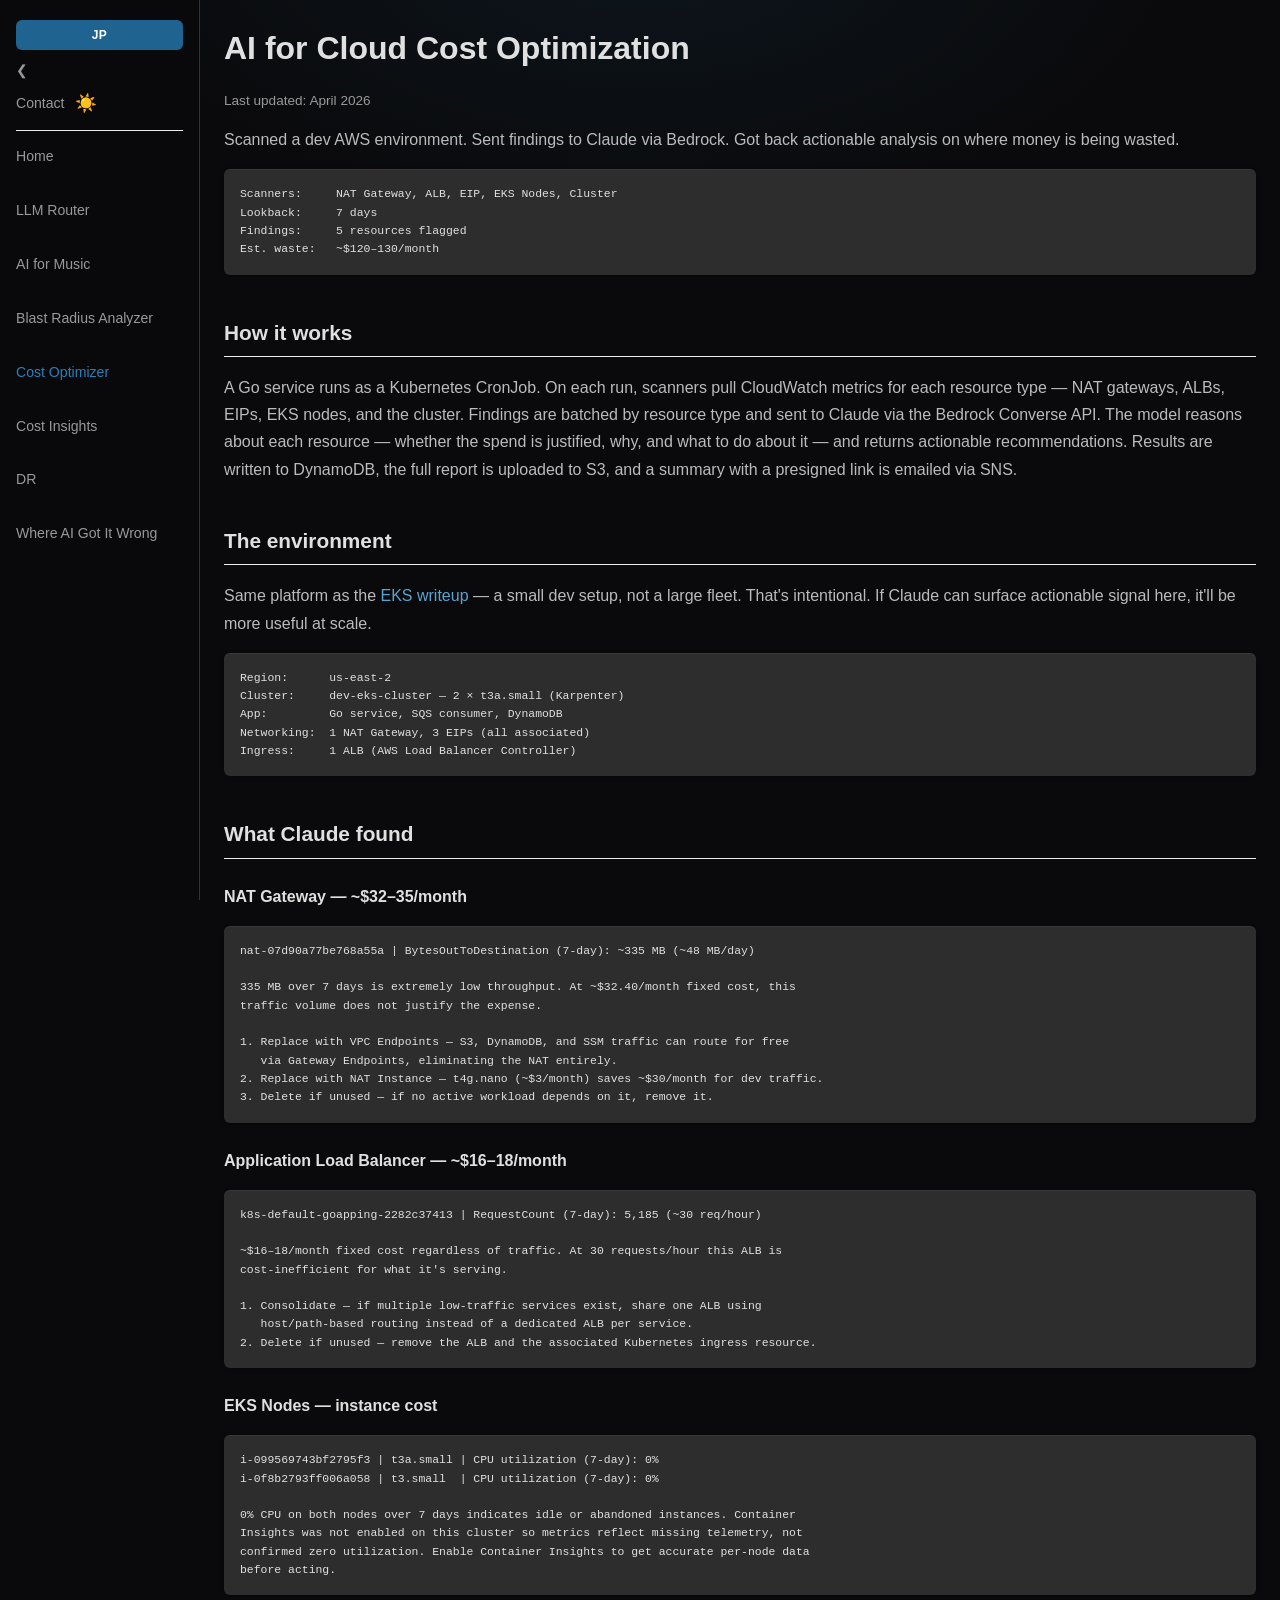
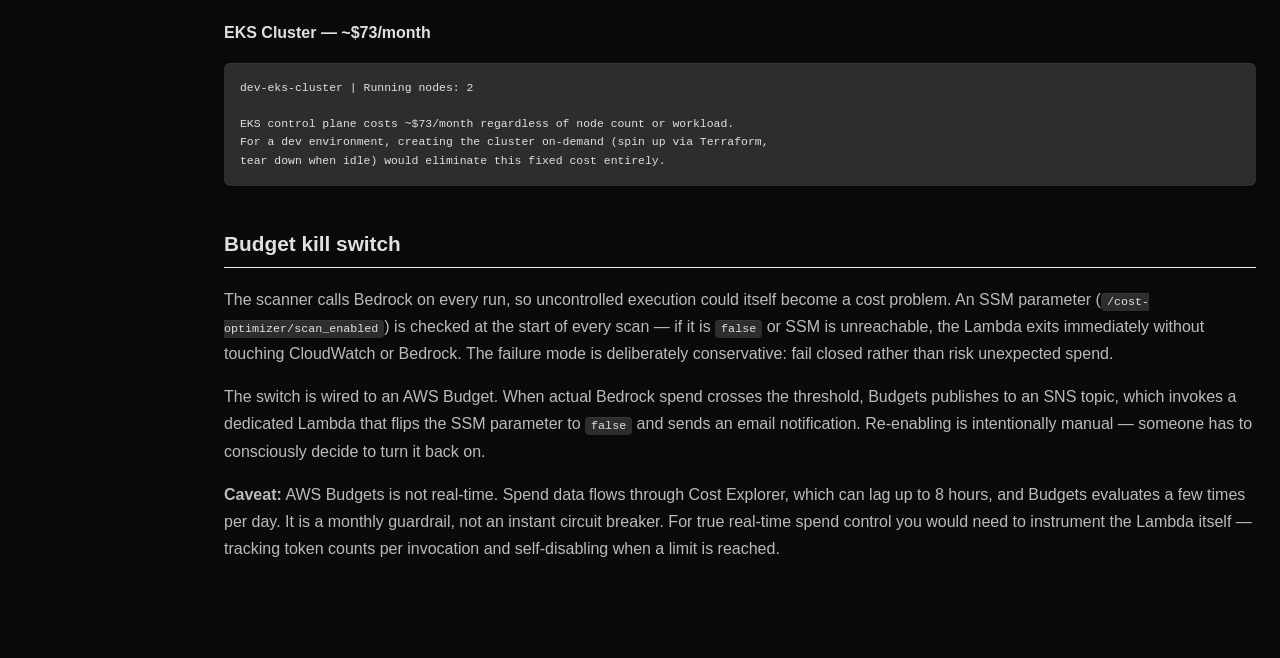
<file: cost-optimizer.html>
<!DOCTYPE html>
<html lang="en">
<head>
  <script src="/nav.91603561.js"></script>
  <link rel="stylesheet" href="/common.6cf8a0b5.css">
  <link rel="stylesheet" href="/dark.3041ed68.css">
  <meta charset="UTF-8" />
  <meta name="viewport" content="width=device-width, initial-scale=1.0" />
  <title>AI-Powered Cloud Cost Optimization — AWS + Claude + EKS</title>
  <meta name="description" content="How I built a cloud cost optimizer that uses Claude on AWS Bedrock to scan AWS resources, reason about waste, and produce actionable savings recommendations." />
  <meta property="og:title" content="AI-Powered Cloud Cost Optimization — AWS + Claude + EKS" />
  <meta property="og:description" content="How I built a cloud cost optimizer that uses Claude on AWS Bedrock to scan AWS resources, reason about waste, and produce actionable savings recommendations." />
  <meta property="og:url" content="https://jspoth.com/cost-optimizer" />
  <meta property="og:type" content="article" />
  <link rel="canonical" href="https://jspoth.com/cost-optimizer" />
  <style>
    h1 { font-size: 2rem; margin-bottom: 4px; }
    h2 { font-size: 1.3rem; margin-top: 40px; border-bottom: 1px solid #eee; padding-bottom: 6px; }
    h3 { font-size: 1rem; margin-top: 24px; color: #555; }
    blockquote {
      border-left: 4px solid #ddd;
      margin: 16px 0;
      padding: 8px 16px;
      color: #555;
      font-style: italic;
    }
    .label {
      display: inline-block;
      font-size: 0.75em;
      font-weight: 600;
      padding: 2px 8px;
      border-radius: 10px;
      margin-right: 6px;
      vertical-align: middle;
    }
    .label-go { background: #e8f4fd; color: #1a6fa8; }
    .label-tf { background: #f0eaff; color: #6741d9; }
    .label-k8s { background: #e8f5e9; color: #2e7d32; }
    .pipeline {
      display: flex;
      align-items: center;
      gap: 10px;
      flex-wrap: wrap;
      margin: 20px 0;
      font-size: 0.9em;
    }
    .pipeline-step {
      background: #f4f4f4;
      border-radius: 6px;
      padding: 8px 14px;
      font-weight: 500;
    }
    .pipeline-arrow { color: #aaa; font-size: 1.2em; }
    .callout {
      background: #fff8e1;
      border-left: 4px solid #f9a825;
      padding: 10px 16px;
      margin: 20px 0;
      border-radius: 0 4px 4px 0;
      font-size: 0.95em;
    }
  </style>
</head>
<body>

  <nav></nav>

  <script>
  </script>

  <h1>AI for Cloud Cost Optimization</h1>
  <p style="font-size: 0.85em; color: #999;">Last updated: April 2026</p>
  <p class="subtitle">Scanned a dev AWS environment. Sent findings to Claude via Bedrock. Got back actionable analysis on where money is being wasted.</p>

  <pre>Scanners:     NAT Gateway, ALB, EIP, EKS Nodes, Cluster
Lookback:     7 days
Findings:     5 resources flagged
Est. waste:   ~$120–130/month</pre>

  <h2>How it works</h2>
  <p>
    A Go service runs as a Kubernetes CronJob. On each run, scanners pull CloudWatch metrics for each resource
    type — NAT gateways, ALBs, EIPs, EKS nodes, and the cluster. Findings are batched by resource type and sent
    to Claude via the Bedrock Converse API. The model reasons about each resource — whether the spend is
    justified, why, and what to do about it — and returns actionable recommendations. Results are written to
    DynamoDB, the full report is uploaded to S3, and a summary with a presigned link is emailed via SNS.
  </p>


  <h2>The environment</h2>
  <p>
    Same platform as the <a href="/">EKS writeup</a> — a small dev setup, not a large fleet.
    That's intentional. If Claude can surface actionable signal here, it'll be more useful at scale.
  </p>
  <pre>Region:      us-east-2
Cluster:     dev-eks-cluster — 2 × t3a.small (Karpenter)
App:         Go service, SQS consumer, DynamoDB
Networking:  1 NAT Gateway, 3 EIPs (all associated)
Ingress:     1 ALB (AWS Load Balancer Controller)</pre>

  <h2>What Claude found</h2>

  <h3>NAT Gateway — ~$32–35/month</h3>
  <pre>nat-07d90a77be768a55a | BytesOutToDestination (7-day): ~335 MB (~48 MB/day)

335 MB over 7 days is extremely low throughput. At ~$32.40/month fixed cost, this
traffic volume does not justify the expense.

1. Replace with VPC Endpoints — S3, DynamoDB, and SSM traffic can route for free
   via Gateway Endpoints, eliminating the NAT entirely.
2. Replace with NAT Instance — t4g.nano (~$3/month) saves ~$30/month for dev traffic.
3. Delete if unused — if no active workload depends on it, remove it.</pre>

  <h3>Application Load Balancer — ~$16–18/month</h3>
  <pre>k8s-default-goapping-2282c37413 | RequestCount (7-day): 5,185 (~30 req/hour)

~$16–18/month fixed cost regardless of traffic. At 30 requests/hour this ALB is
cost-inefficient for what it's serving.

1. Consolidate — if multiple low-traffic services exist, share one ALB using
   host/path-based routing instead of a dedicated ALB per service.
2. Delete if unused — remove the ALB and the associated Kubernetes ingress resource.</pre>

  <h3>EKS Nodes — instance cost</h3>
  <pre>i-099569743bf2795f3 | t3a.small | CPU utilization (7-day): 0%
i-0f8b2793ff006a058 | t3.small  | CPU utilization (7-day): 0%

0% CPU on both nodes over 7 days indicates idle or abandoned instances. Container
Insights was not enabled on this cluster so metrics reflect missing telemetry, not
confirmed zero utilization. Enable Container Insights to get accurate per-node data
before acting.</pre>

  <h3>EKS Cluster — ~$73/month</h3>
  <pre>dev-eks-cluster | Running nodes: 2

EKS control plane costs ~$73/month regardless of node count or workload.
For a dev environment, creating the cluster on-demand (spin up via Terraform,
tear down when idle) would eliminate this fixed cost entirely.</pre>

  <h2>Budget kill switch</h2>
  <p>
    The scanner calls Bedrock on every run, so uncontrolled execution could itself become a cost problem.
    An SSM parameter (<code>/cost-optimizer/scan_enabled</code>) is checked at the start of every scan — if
    it is <code>false</code> or SSM is unreachable, the Lambda exits immediately without touching CloudWatch
    or Bedrock. The failure mode is deliberately conservative: fail closed rather than risk unexpected spend.
  </p>
  <p>
    The switch is wired to an AWS Budget. When actual Bedrock spend crosses the threshold, Budgets publishes
    to an SNS topic, which invokes a dedicated Lambda that flips the SSM parameter to <code>false</code> and
    sends an email notification. Re-enabling is intentionally manual — someone has to consciously decide to
    turn it back on.
  </p>
  <p>
    <strong>Caveat:</strong> AWS Budgets is not real-time. Spend data flows through Cost Explorer, which can
    lag up to 8 hours, and Budgets evaluates a few times per day. It is a monthly guardrail, not an instant
    circuit breaker. For true real-time spend control you would need to instrument the Lambda itself —
    tracking token counts per invocation and self-disabling when a limit is reached.
  </p>

</body>
</html>
</file>
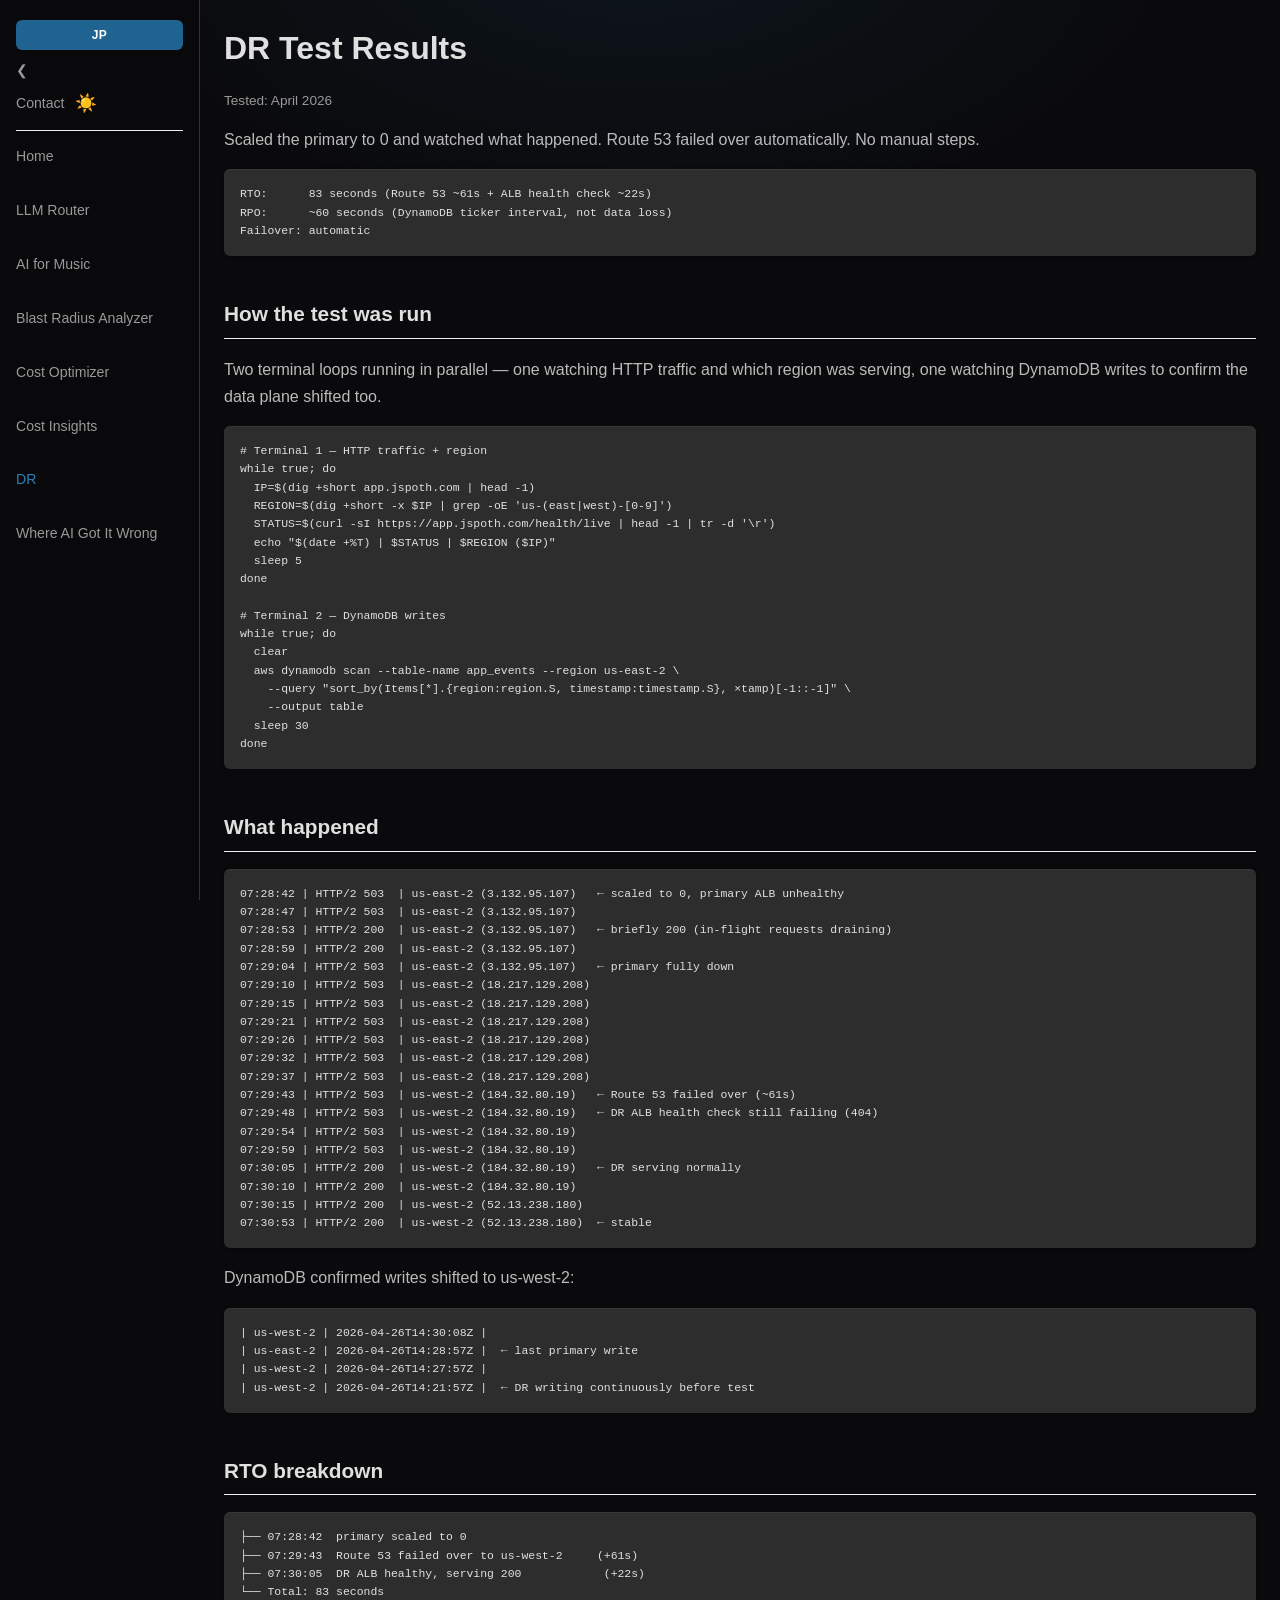
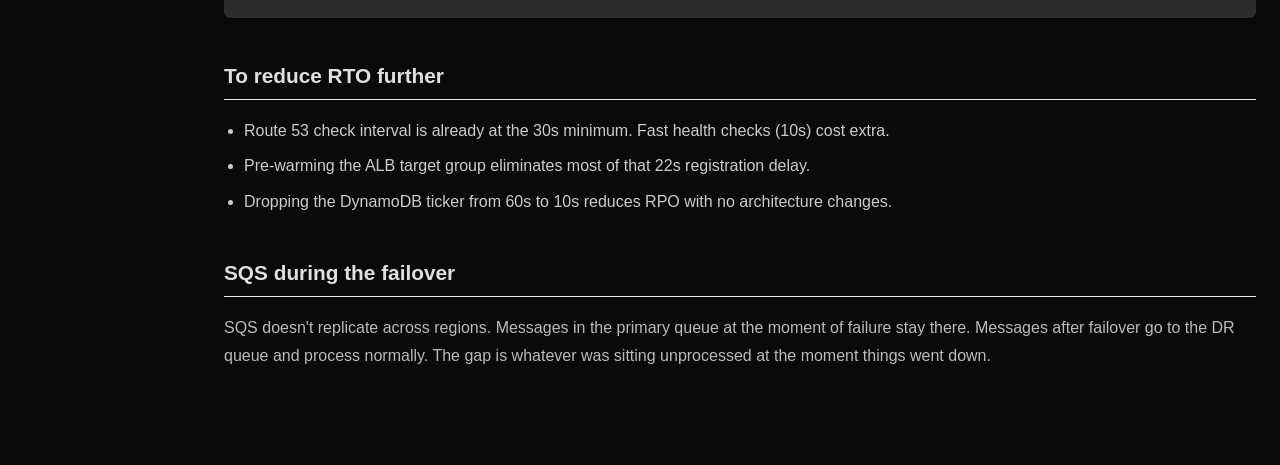
<file: dr.html>
<!DOCTYPE html>
<html lang="en">
<head>
  <script src="/nav.91603561.js"></script>
  <link rel="stylesheet" href="/common.6cf8a0b5.css">
  <link rel="stylesheet" href="/dark.3041ed68.css">
  <meta charset="UTF-8" />
  <meta name="viewport" content="width=device-width, initial-scale=1.0" />
  <title>Multi-Region DR — Built by AI, Validated by Test</title>
  <meta name="description" content="AI mirrored the primary infrastructure to us-west-2. A live failover test validated it. Route 53 failed over in 61 seconds with no manual intervention — here's the full timeline." />
  <meta property="og:title" content="Multi-Region DR — Built by AI, Validated by Test" />
  <meta property="og:description" content="AI mirrored the primary infrastructure to us-west-2. A live failover test validated it. Route 53 failed over in 61 seconds with no manual intervention — here's the full timeline." />
  <meta property="og:url" content="https://jspoth.com/dr" />
  <meta property="og:type" content="article" />
  <link rel="canonical" href="https://jspoth.com/dr" />
  <style>
    h1 { font-size: 2rem; margin-bottom: 4px; }
    h2 { font-size: 1.3rem; margin-top: 40px; border-bottom: 1px solid #eee; padding-bottom: 6px; }
    h3 { font-size: 1rem; margin-top: 24px; color: #555; }
    .error { color: #c0392b; font-weight: 600; }
    .gotcha {
      background: #fff8e1;
      border-left: 4px solid #f0ad4e;
      padding: 12px 16px;
      border-radius: 4px;
      margin: 16px 0;
    }
    .tip {
      background: #e8f5e9;
      border-left: 4px solid #27ae60;
      padding: 12px 16px;
      border-radius: 4px;
      margin: 16px 0;
    }
    ol, ul { padding-left: 20px; }
  </style>
</head>
<body>

  <nav></nav>

  <script>
  </script>

  <h1>DR Test Results</h1>
  <p style="font-size: 0.85em; color: #999;">Tested: April 2026</p>
  <p class="subtitle">Scaled the primary to 0 and watched what happened. Route 53 failed over automatically. No manual steps.</p>

  <pre>RTO:      83 seconds (Route 53 ~61s + ALB health check ~22s)
RPO:      ~60 seconds (DynamoDB ticker interval, not data loss)
Failover: automatic</pre>

  <h2 id="test-results">How the test was run</h2>
  <p>
    Two terminal loops running in parallel — one watching HTTP traffic and which region was serving,
    one watching DynamoDB writes to confirm the data plane shifted too.
  </p>
  <pre># Terminal 1 — HTTP traffic + region
while true; do
  IP=$(dig +short app.jspoth.com | head -1)
  REGION=$(dig +short -x $IP | grep -oE 'us-(east|west)-[0-9]')
  STATUS=$(curl -sI https://app.jspoth.com/health/live | head -1 | tr -d '\r')
  echo "$(date +%T) | $STATUS | $REGION ($IP)"
  sleep 5
done

# Terminal 2 — DynamoDB writes
while true; do
  clear
  aws dynamodb scan --table-name app_events --region us-east-2 \
    --query "sort_by(Items[*].{region:region.S, timestamp:timestamp.S}, &timestamp)[-1::-1]" \
    --output table
  sleep 30
done</pre>

  <h2>What happened</h2>
  <pre>07:28:42 | HTTP/2 503  | us-east-2 (3.132.95.107)   ← scaled to 0, primary ALB unhealthy
07:28:47 | HTTP/2 503  | us-east-2 (3.132.95.107)
07:28:53 | HTTP/2 200  | us-east-2 (3.132.95.107)   ← briefly 200 (in-flight requests draining)
07:28:59 | HTTP/2 200  | us-east-2 (3.132.95.107)
07:29:04 | HTTP/2 503  | us-east-2 (3.132.95.107)   ← primary fully down
07:29:10 | HTTP/2 503  | us-east-2 (18.217.129.208)
07:29:15 | HTTP/2 503  | us-east-2 (18.217.129.208)
07:29:21 | HTTP/2 503  | us-east-2 (18.217.129.208)
07:29:26 | HTTP/2 503  | us-east-2 (18.217.129.208)
07:29:32 | HTTP/2 503  | us-east-2 (18.217.129.208)
07:29:37 | HTTP/2 503  | us-east-2 (18.217.129.208)
07:29:43 | HTTP/2 503  | us-west-2 (184.32.80.19)   ← Route 53 failed over (~61s)
07:29:48 | HTTP/2 503  | us-west-2 (184.32.80.19)   ← DR ALB health check still failing (404)
07:29:54 | HTTP/2 503  | us-west-2 (184.32.80.19)
07:29:59 | HTTP/2 503  | us-west-2 (184.32.80.19)
07:30:05 | HTTP/2 200  | us-west-2 (184.32.80.19)   ← DR serving normally
07:30:10 | HTTP/2 200  | us-west-2 (184.32.80.19)
07:30:15 | HTTP/2 200  | us-west-2 (52.13.238.180)
07:30:53 | HTTP/2 200  | us-west-2 (52.13.238.180)  ← stable</pre>

  <p>DynamoDB confirmed writes shifted to us-west-2:</p>
  <pre>| us-west-2 | 2026-04-26T14:30:08Z |
| us-east-2 | 2026-04-26T14:28:57Z |  ← last primary write
| us-west-2 | 2026-04-26T14:27:57Z |
| us-west-2 | 2026-04-26T14:21:57Z |  ← DR writing continuously before test</pre>

  <h2>RTO breakdown</h2>
  <pre>├── 07:28:42  primary scaled to 0
├── 07:29:43  Route 53 failed over to us-west-2     (+61s)
├── 07:30:05  DR ALB healthy, serving 200            (+22s)
└── Total: 83 seconds</pre>


  <h2>To reduce RTO further</h2>
  <ul>
    <li>Route 53 check interval is already at the 30s minimum. Fast health checks (10s) cost extra.</li>
    <li>Pre-warming the ALB target group eliminates most of that 22s registration delay.</li>
    <li>Dropping the DynamoDB ticker from 60s to 10s reduces RPO with no architecture changes.</li>
  </ul>

  <h2>SQS during the failover</h2>
  <p>
    SQS doesn't replicate across regions. Messages in the primary queue at the moment of failure stay there.
    Messages after failover go to the DR queue and process normally. The gap is whatever was sitting unprocessed
    at the moment things went down.
  </p>

</body>
</html>
</file>
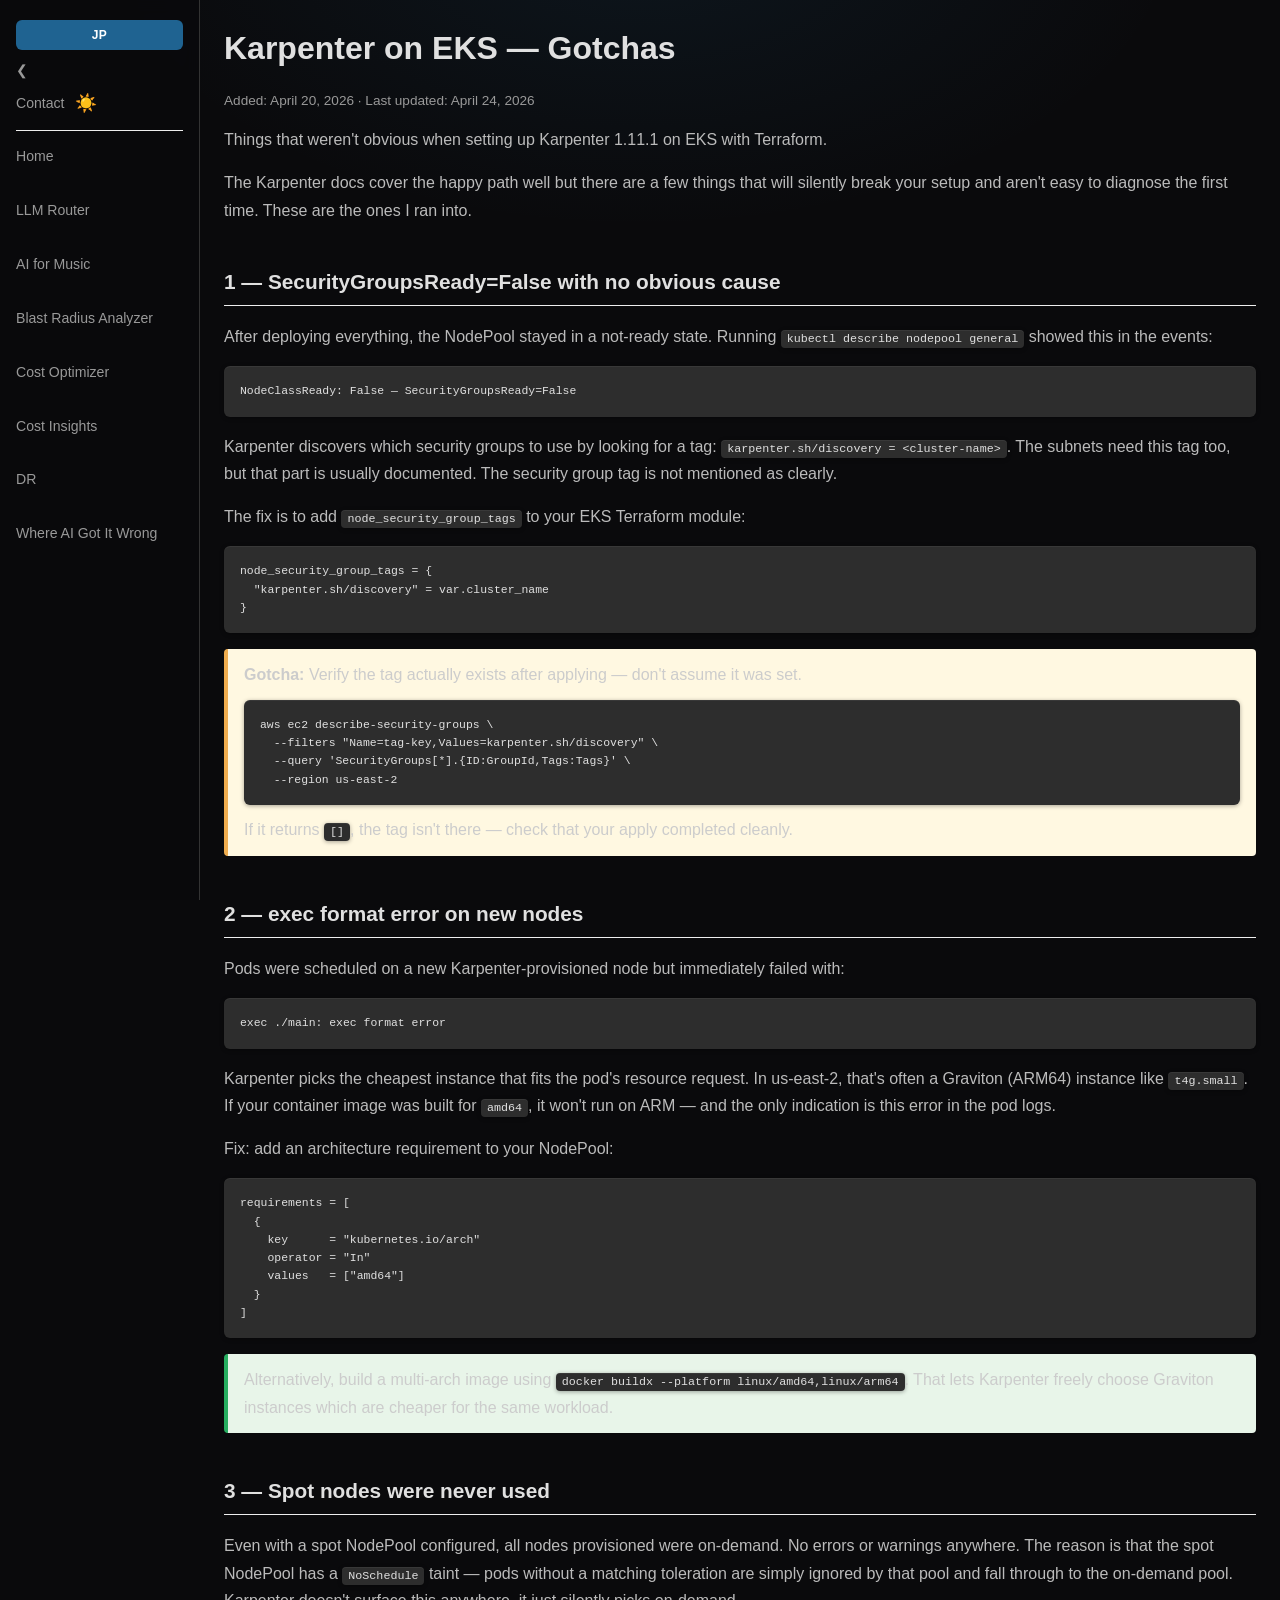
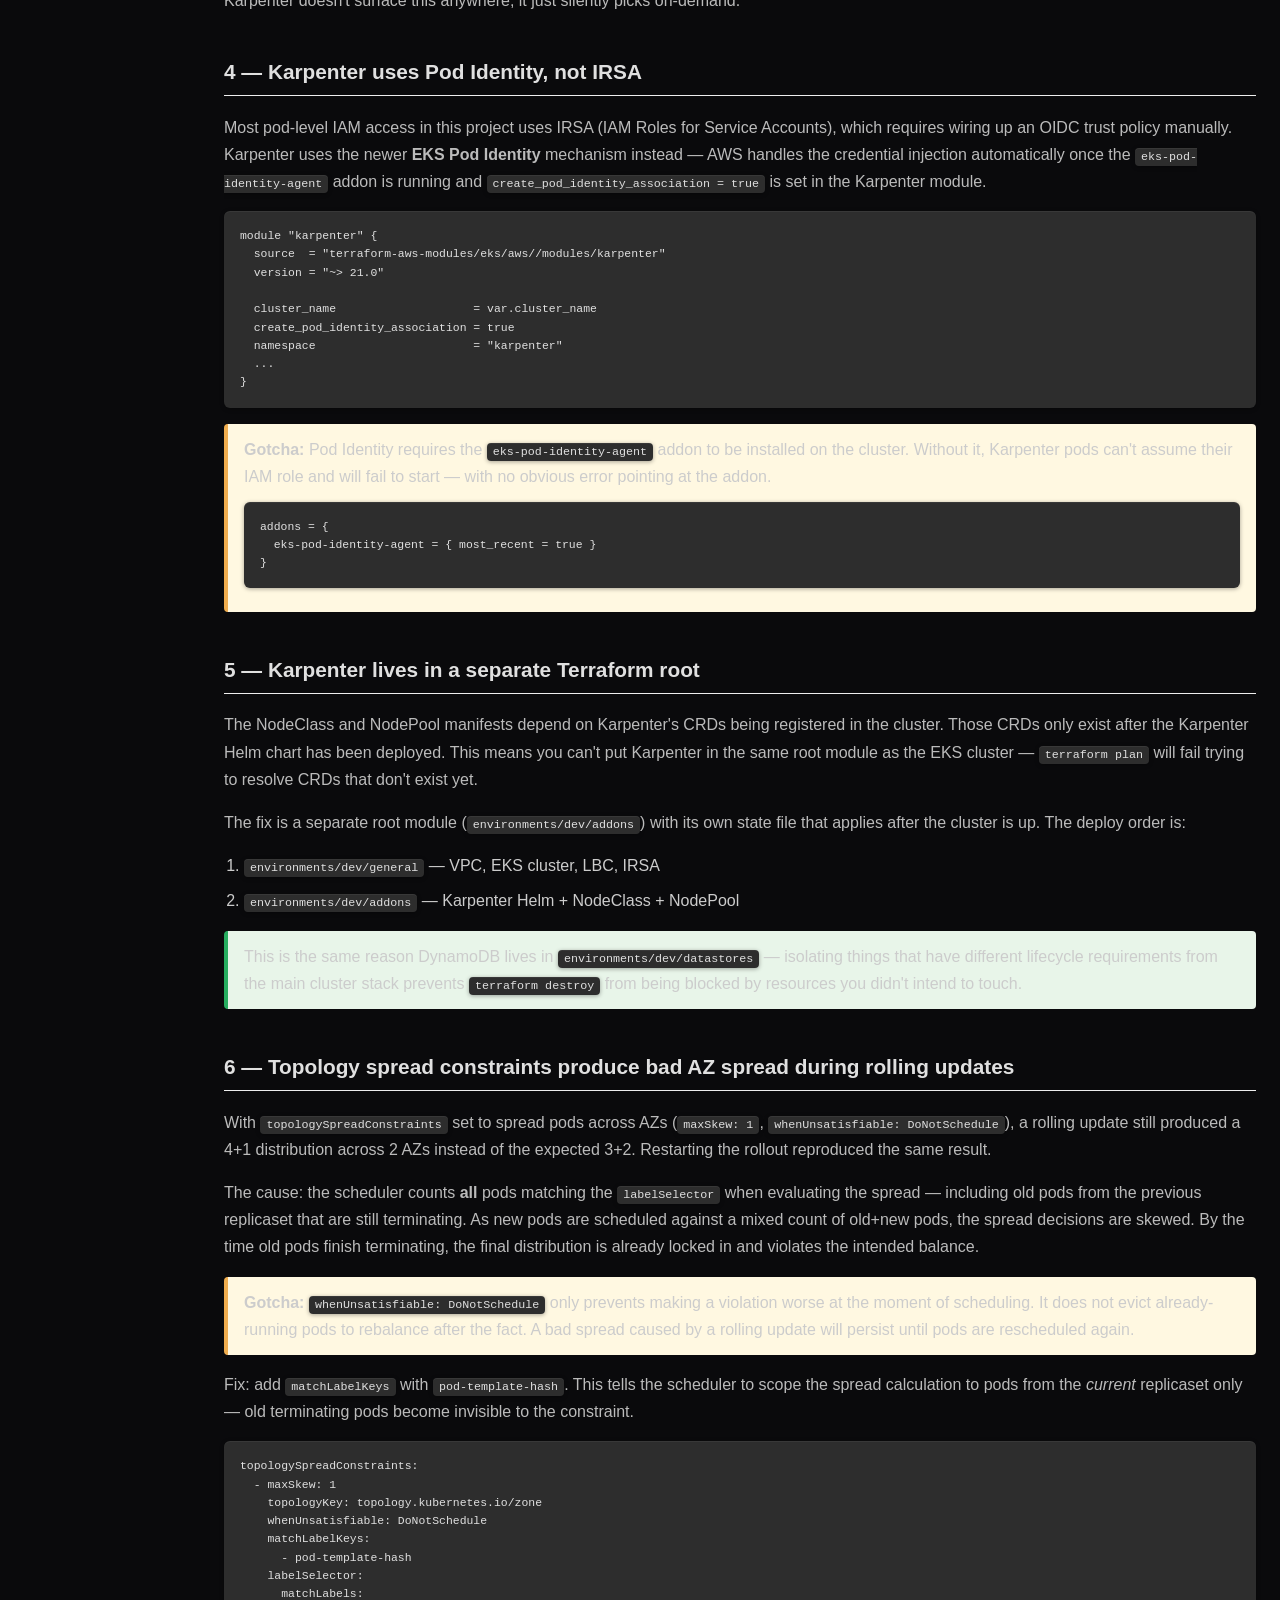
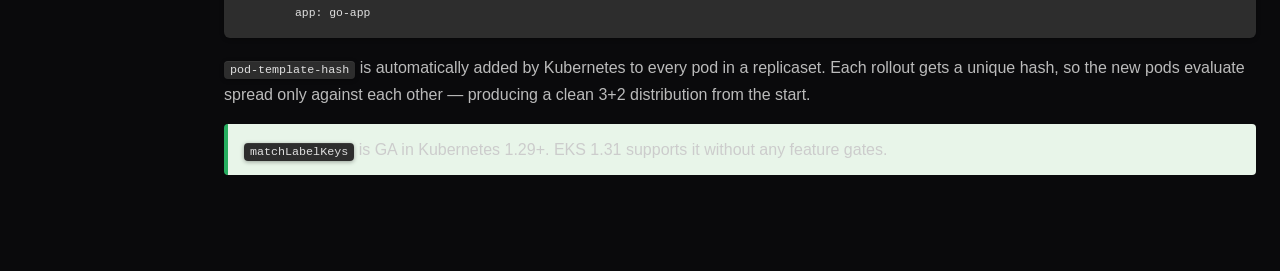
<file: karpenter.html>
<!DOCTYPE html>
<html lang="en">
<head>
  <script src="/nav.91603561.js"></script>
  <link rel="stylesheet" href="/common.6cf8a0b5.css">
  <link rel="stylesheet" href="/dark.3041ed68.css">
  <meta charset="UTF-8" />
  <meta name="viewport" content="width=device-width, initial-scale=1.0" />
  <title>Karpenter on EKS — Gotchas</title>
  <meta name="description" content="Real gotchas running Karpenter on EKS: SecurityGroupsReady failures, exec format errors, Spot nodes ignored, Pod Identity setup, and topology spread issues during rolling updates." />
  <meta property="og:title" content="Karpenter on EKS — Gotchas" />
  <meta property="og:description" content="Real gotchas running Karpenter on EKS: SecurityGroupsReady failures, exec format errors, Spot nodes ignored, Pod Identity setup, and topology spread issues during rolling updates." />
  <meta property="og:url" content="https://jspoth.com/karpenter" />
  <meta property="og:type" content="article" />
  <link rel="canonical" href="https://jspoth.com/karpenter" />
  <style>
    h1 { font-size: 2rem; margin-bottom: 4px; }
    h2 { font-size: 1.3rem; margin-top: 40px; border-bottom: 1px solid #eee; padding-bottom: 6px; }
    h3 { font-size: 1rem; margin-top: 24px; color: #555; }
    .gotcha {
      background: #fff8e1;
      border-left: 4px solid #f0ad4e;
      padding: 12px 16px;
      border-radius: 4px;
      margin: 16px 0;
    }
    .tip {
      background: #e8f5e9;
      border-left: 4px solid #27ae60;
      padding: 12px 16px;
      border-radius: 4px;
      margin: 16px 0;
    }
    ol, ul { padding-left: 20px; }
  </style>
</head>
<body>

  <nav></nav>

  <script>
  </script>

  <h1>Karpenter on EKS — Gotchas</h1>
  <p style="font-size: 0.85em; color: #999;">Added: April 20, 2026 · Last updated: April 24, 2026</p>
  <p class="subtitle">Things that weren't obvious when setting up Karpenter 1.11.1 on EKS with Terraform.</p>

  <p>
    The Karpenter docs cover the happy path well but there are a few things that will silently break your setup
    and aren't easy to diagnose the first time. These are the ones I ran into.
  </p>

  <h2>1 — SecurityGroupsReady=False with no obvious cause</h2>
  <p>
    After deploying everything, the NodePool stayed in a not-ready state. Running <code>kubectl describe nodepool general</code>
    showed this in the events:
  </p>
  <pre>NodeClassReady: False — SecurityGroupsReady=False</pre>
  <p>
    Karpenter discovers which security groups to use by looking for a tag:
    <code>karpenter.sh/discovery = &lt;cluster-name&gt;</code>. The subnets need this tag too, but that part is
    usually documented. The security group tag is not mentioned as clearly.
  </p>
  <p>
    The fix is to add <code>node_security_group_tags</code> to your EKS Terraform module:
  </p>
  <pre>node_security_group_tags = {
  "karpenter.sh/discovery" = var.cluster_name
}</pre>
  <div class="gotcha">
    <strong>Gotcha:</strong> Verify the tag actually exists after applying — don't assume it was set.
    <pre>aws ec2 describe-security-groups \
  --filters "Name=tag-key,Values=karpenter.sh/discovery" \
  --query 'SecurityGroups[*].{ID:GroupId,Tags:Tags}' \
  --region us-east-2</pre>
    If it returns <code>[]</code>, the tag isn't there — check that your apply completed cleanly.
  </div>

  <h2>2 — exec format error on new nodes</h2>
  <p>
    Pods were scheduled on a new Karpenter-provisioned node but immediately failed with:
  </p>
  <pre>exec ./main: exec format error</pre>
  <p>
    Karpenter picks the cheapest instance that fits the pod's resource request. In us-east-2, that's often a
    Graviton (ARM64) instance like <code>t4g.small</code>. If your container image was built for <code>amd64</code>,
    it won't run on ARM — and the only indication is this error in the pod logs.
  </p>
  <p>
    Fix: add an architecture requirement to your NodePool:
  </p>
  <pre>requirements = [
  {
    key      = "kubernetes.io/arch"
    operator = "In"
    values   = ["amd64"]
  }
]</pre>
  <div class="tip">
    Alternatively, build a multi-arch image using <code>docker buildx --platform linux/amd64,linux/arm64</code>.
    That lets Karpenter freely choose Graviton instances which are cheaper for the same workload.
  </div>

  <h2>3 — Spot nodes were never used</h2>
  <p>
    Even with a spot NodePool configured, all nodes provisioned were on-demand. No errors or warnings anywhere.
    The reason is that the spot NodePool has a <code>NoSchedule</code> taint — pods without a matching toleration
    are simply ignored by that pool and fall through to the on-demand pool. Karpenter doesn't surface this anywhere,
    it just silently picks on-demand.
  </p>

  <h2>4 — Karpenter uses Pod Identity, not IRSA</h2>
  <p>
    Most pod-level IAM access in this project uses IRSA (IAM Roles for Service Accounts), which requires wiring up
    an OIDC trust policy manually. Karpenter uses the newer <strong>EKS Pod Identity</strong> mechanism instead —
    AWS handles the credential injection automatically once the <code>eks-pod-identity-agent</code> addon is running
    and <code>create_pod_identity_association = true</code> is set in the Karpenter module.
  </p>
  <pre>module "karpenter" {
  source  = "terraform-aws-modules/eks/aws//modules/karpenter"
  version = "~> 21.0"

  cluster_name                    = var.cluster_name
  create_pod_identity_association = true
  namespace                       = "karpenter"
  ...
}</pre>
  <div class="gotcha">
    <strong>Gotcha:</strong> Pod Identity requires the <code>eks-pod-identity-agent</code> addon to be installed on the cluster.
    Without it, Karpenter pods can't assume their IAM role and will fail to start — with no obvious error pointing at the addon.
    <pre>addons = {
  eks-pod-identity-agent = { most_recent = true }
}</pre>
  </div>

  <h2>5 — Karpenter lives in a separate Terraform root</h2>
  <p>
    The NodeClass and NodePool manifests depend on Karpenter's CRDs being registered in the cluster. Those CRDs only
    exist after the Karpenter Helm chart has been deployed. This means you can't put Karpenter in the same root module
    as the EKS cluster — <code>terraform plan</code> will fail trying to resolve CRDs that don't exist yet.
  </p>
  <p>
    The fix is a separate root module (<code>environments/dev/addons</code>) with its own state file that applies after
    the cluster is up. The deploy order is:
  </p>
  <ol>
    <li><code>environments/dev/general</code> — VPC, EKS cluster, LBC, IRSA</li>
    <li><code>environments/dev/addons</code> — Karpenter Helm + NodeClass + NodePool</li>
  </ol>
  <div class="tip">
    This is the same reason DynamoDB lives in <code>environments/dev/datastores</code> — isolating things that have
    different lifecycle requirements from the main cluster stack prevents <code>terraform destroy</code> from being
    blocked by resources you didn't intend to touch.
  </div>

  <h2>6 — Topology spread constraints produce bad AZ spread during rolling updates</h2>
  <p>
    With <code>topologySpreadConstraints</code> set to spread pods across AZs (<code>maxSkew: 1</code>,
    <code>whenUnsatisfiable: DoNotSchedule</code>), a rolling update still produced a 4+1 distribution
    across 2 AZs instead of the expected 3+2. Restarting the rollout reproduced the same result.
  </p>
  <p>
    The cause: the scheduler counts <strong>all</strong> pods matching the <code>labelSelector</code> when evaluating
    the spread — including old pods from the previous replicaset that are still terminating. As new pods are
    scheduled against a mixed count of old+new pods, the spread decisions are skewed. By the time old pods finish
    terminating, the final distribution is already locked in and violates the intended balance.
  </p>
  <div class="gotcha">
    <strong>Gotcha:</strong> <code>whenUnsatisfiable: DoNotSchedule</code> only prevents making a violation
    worse at the moment of scheduling. It does not evict already-running pods to rebalance after the fact.
    A bad spread caused by a rolling update will persist until pods are rescheduled again.
  </div>
  <p>
    Fix: add <code>matchLabelKeys</code> with <code>pod-template-hash</code>. This tells the scheduler to
    scope the spread calculation to pods from the <em>current</em> replicaset only — old terminating pods
    become invisible to the constraint.
  </p>
  <pre>topologySpreadConstraints:
  - maxSkew: 1
    topologyKey: topology.kubernetes.io/zone
    whenUnsatisfiable: DoNotSchedule
    matchLabelKeys:
      - pod-template-hash
    labelSelector:
      matchLabels:
        app: go-app</pre>
  <p>
    <code>pod-template-hash</code> is automatically added by Kubernetes to every pod in a replicaset.
    Each rollout gets a unique hash, so the new pods evaluate spread only against each other — producing
    a clean 3+2 distribution from the start.
  </p>
  <div class="tip">
    <code>matchLabelKeys</code> is GA in Kubernetes 1.29+. EKS 1.31 supports it without any feature gates.
  </div>

</body>
</html>
</file>
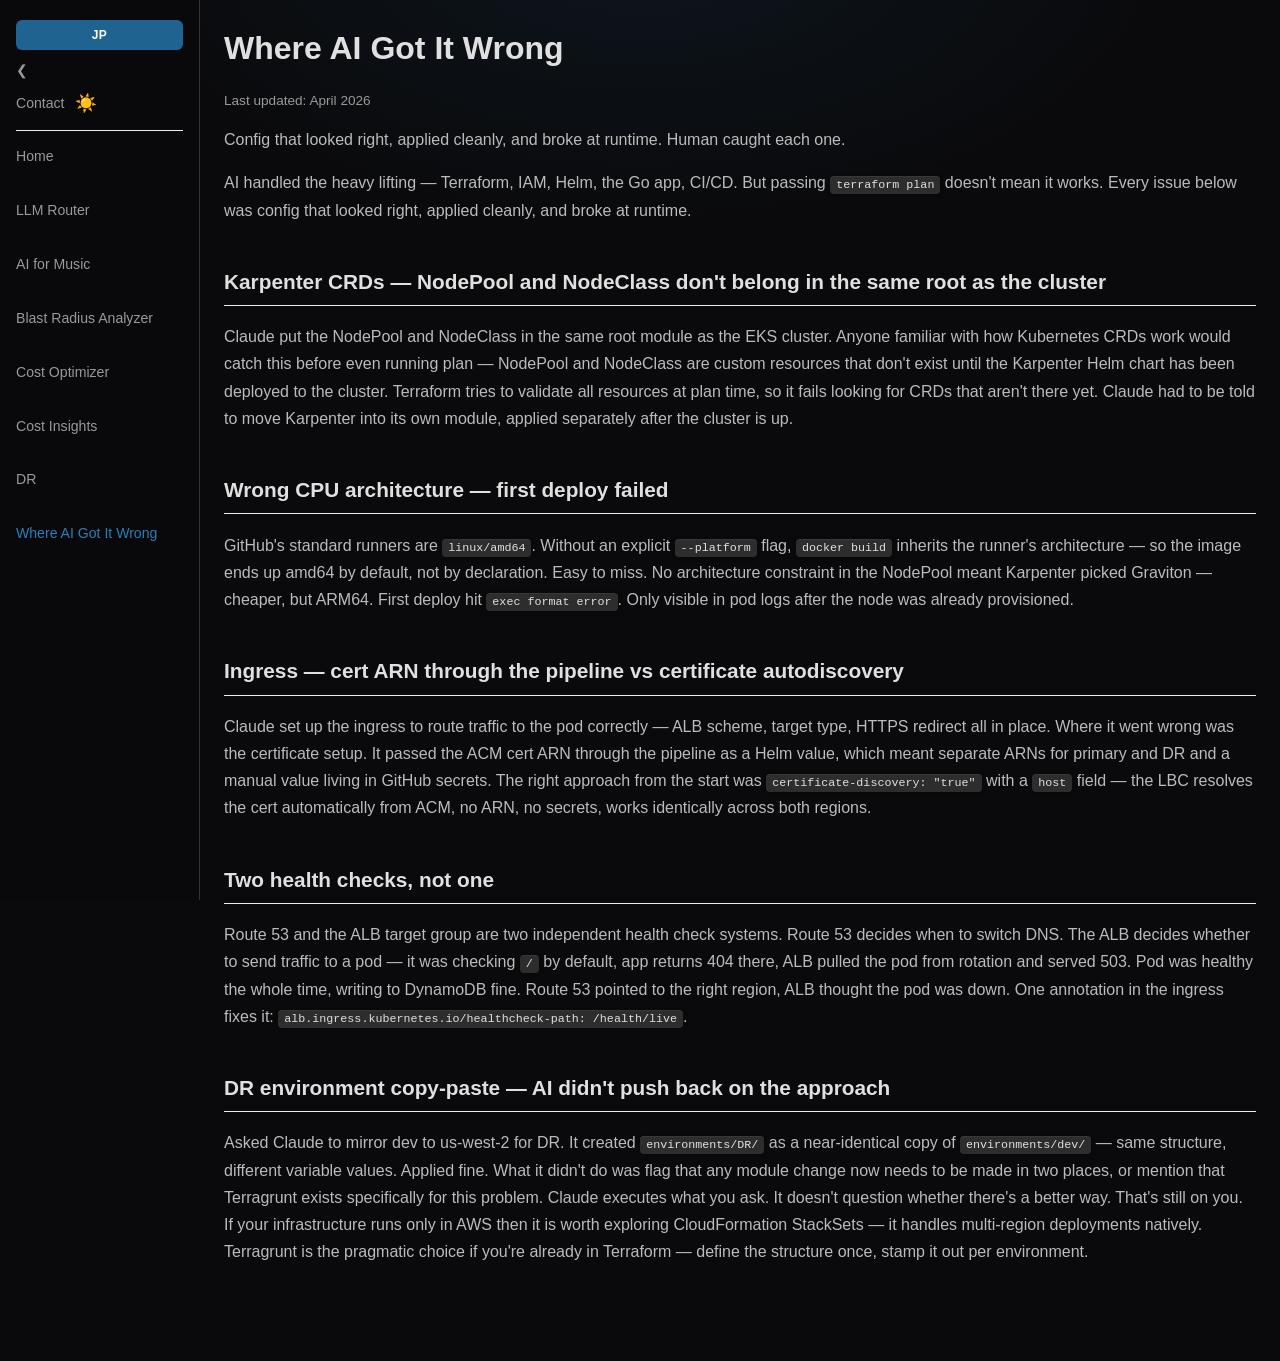
<file: lessons.html>
<!DOCTYPE html>
<html lang="en">
<head>
  <script src="/nav.91603561.js"></script>
  <link rel="stylesheet" href="/common.6cf8a0b5.css">
  <link rel="stylesheet" href="/dark.3041ed68.css">
  <meta charset="UTF-8" />
  <meta name="viewport" content="width=device-width, initial-scale=1.0" />
  <title>Where AI Got It Wrong — EKS, Terraform, DR</title>
  <meta name="description" content="Every place Claude got the implementation wrong when building production EKS infrastructure — runtime failures, config that looked right but wasn't, and gaps only caught by human review." />
  <meta property="og:title" content="Where AI Got It Wrong — EKS, Terraform, DR" />
  <meta property="og:description" content="Every place Claude got the implementation wrong when building production EKS infrastructure — runtime failures, config that looked right but wasn't, and gaps only caught by human review." />
  <meta property="og:url" content="https://jspoth.com/lessons" />
  <meta property="og:type" content="article" />
  <link rel="canonical" href="https://jspoth.com/lessons" />
  <style>
    h1 { font-size: 2rem; margin-bottom: 4px; }
    h2 { font-size: 1.3rem; margin-top: 40px; border-bottom: 1px solid #eee; padding-bottom: 6px; }
    h3 { font-size: 1rem; margin-top: 24px; color: #555; }
    .error { color: #c0392b; font-weight: 600; }
    .fix { color: #27ae60; font-weight: 600; }
  </style>
</head>
<body>

  <nav></nav>

  <script>
  </script>

  <h1>Where AI Got It Wrong</h1>
  <p style="font-size: 0.85em; color: #999;">Last updated: April 2026</p>
  <p class="subtitle">Config that looked right, applied cleanly, and broke at runtime. Human caught each one.</p>

  <p>
    AI handled the heavy lifting — Terraform, IAM, Helm, the Go app, CI/CD. But passing <code>terraform plan</code>
    doesn't mean it works. Every issue below was config that looked right, applied cleanly, and broke at runtime.
  </p>

  <h2>Karpenter CRDs — NodePool and NodeClass don't belong in the same root as the cluster</h2>
  <p>
    Claude put the NodePool and NodeClass in the same root module as the EKS cluster. Anyone familiar with how
    Kubernetes CRDs work would catch this before even running plan — NodePool and NodeClass are custom resources
    that don't exist until the Karpenter Helm chart has been deployed to the cluster. Terraform tries to validate
    all resources at plan time, so it fails looking for CRDs that aren't there yet. Claude had to be told to move
    Karpenter into its own module, applied separately after the cluster is up.
  </p>

  <h2>Wrong CPU architecture — first deploy failed</h2>
  <p>
    GitHub's standard runners are <code>linux/amd64</code>. Without an explicit <code>--platform</code> flag,
    <code>docker build</code> inherits the runner's architecture — so the image ends up amd64 by default,
    not by declaration. Easy to miss. No architecture constraint in the NodePool meant Karpenter picked
    Graviton — cheaper, but ARM64. First deploy hit <code>exec format error</code>. Only visible in pod logs
    after the node was already provisioned.
  </p>

  <h2>Ingress — cert ARN through the pipeline vs certificate autodiscovery</h2>
  <p>
    Claude set up the ingress to route traffic to the pod correctly — ALB scheme, target type, HTTPS redirect
    all in place. Where it went wrong was the certificate setup. It passed the ACM cert ARN through the pipeline
    as a Helm value, which meant separate ARNs for primary and DR and a manual value living in GitHub secrets.
    The right approach from the start was <code>certificate-discovery: "true"</code> with a <code>host</code>
    field — the LBC resolves the cert automatically from ACM, no ARN, no secrets, works identically across
    both regions.
  </p>

  <h2>Two health checks, not one</h2>
  <p>
    Route 53 and the ALB target group are two independent health check systems. Route 53 decides when to
    switch DNS. The ALB decides whether to send
    traffic to a pod — it was checking <code>/</code> by default, app returns 404 there, ALB pulled the pod
    from rotation and served 503. Pod was healthy the whole time, writing to DynamoDB fine. Route 53 pointed
    to the right region, ALB thought the pod was down. One annotation in the ingress fixes it:
    <code>alb.ingress.kubernetes.io/healthcheck-path: /health/live</code>.
  </p>

  <h2>DR environment copy-paste — AI didn't push back on the approach</h2>
  <p>
    Asked Claude to mirror dev to us-west-2 for DR. It created <code>environments/DR/</code> as a near-identical
    copy of <code>environments/dev/</code> — same structure, different variable values. Applied fine. What it didn't
    do was flag that any module change now needs to be made in two places, or mention that Terragrunt exists
    specifically for this problem. Claude executes what you ask. It doesn't question whether there's a better way.
    That's still on you. If your infrastructure runs only in AWS then it is worth exploring CloudFormation StackSets
    — it handles multi-region deployments natively. Terragrunt is the pragmatic choice if you're already in
    Terraform — define the structure once, stamp it out per environment.
  </p>

</body>
</html>
</file>
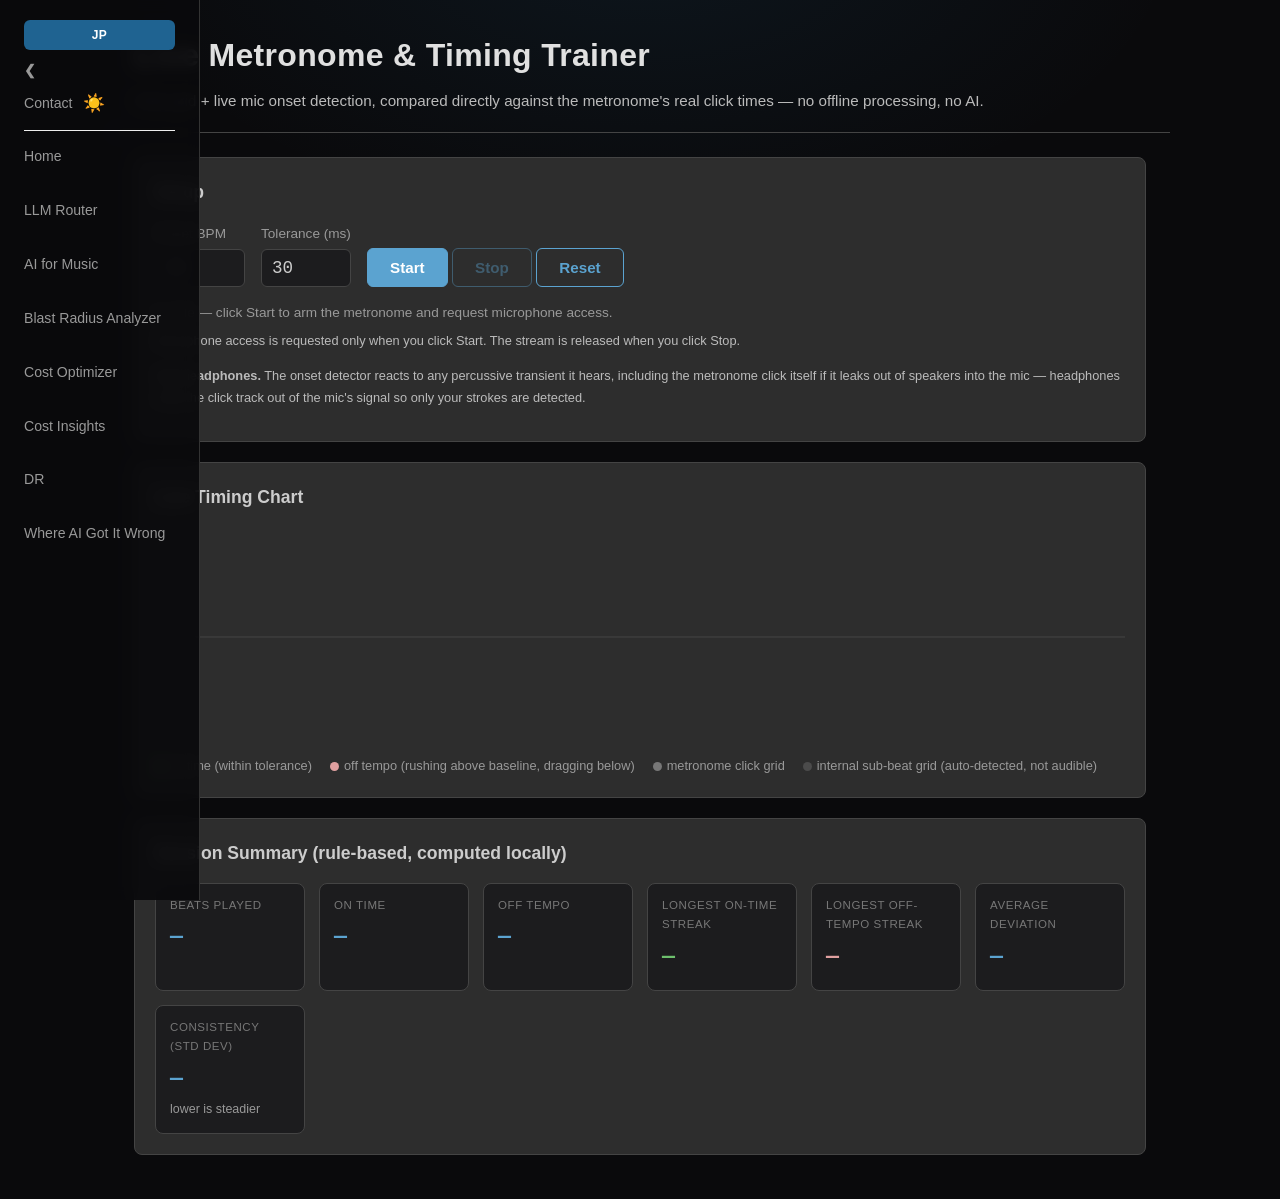
<file: live-metronome.html>
<!DOCTYPE html>
<html lang="en">
<head>
<script src="/nav.js"></script>
<link rel="stylesheet" href="/common.css">
<link rel="stylesheet" href="/dark.css">
<meta charset="UTF-8">
<meta name="viewport" content="width=device-width, initial-scale=1.0">
<title>Live Metronome &amp; Timing Trainer</title>
<style>
  :root {
    --surface:        #ffffff;
    --surface-raised: #fafafa;
    --ink:            #333333;
    --ink-muted:      #666666;
    --ink-faint:      #999999;
    --accent:         #2980b9;
    --accent-soft:    #2980b926;
    --hairline:       #e8e8e8;
    --good:           #27ae60;
    --critical:       #c0392b;
    --good-soft:      #27ae601f;
  }
  @media (prefers-color-scheme: dark) {
    :root {
      --surface:        #1c1c1e;
      --surface-raised: #2d2d2d;
      --ink:            #cccccc;
      --ink-muted:      #999999;
      --ink-faint:      #777777;
      --accent:         #5ba3d0;
      --accent-soft:    #5ba3d026;
      --hairline:       #444444;
      --good:           #6dbf6d;
      --critical:       #e0a0a0;
      --good-soft:      #6dbf6d26;
    }
  }
  :root[data-theme="dark"] {
    --surface:        #1c1c1e;
    --surface-raised: #2d2d2d;
    --ink:            #cccccc;
    --ink-muted:      #999999;
    --ink-faint:      #777777;
    --accent:         #5ba3d0;
    --accent-soft:    #5ba3d026;
    --hairline:       #444444;
    --good:           #6dbf6d;
    --critical:       #e0a0a0;
    --good-soft:      #6dbf6d26;
  }
  :root[data-theme="light"] {
    --surface:        #ffffff;
    --surface-raised: #fafafa;
    --ink:            #333333;
    --ink-muted:      #666666;
    --ink-faint:      #999999;
    --accent:         #2980b9;
    --accent-soft:    #2980b926;
    --hairline:       #e8e8e8;
    --good:           #27ae60;
    --critical:       #c0392b;
    --good-soft:      #27ae601f;
  }

  * { box-sizing: border-box; }

  /* font-family/line-height/color are already set correctly for both themes
     by common.css + dark.css (loaded above) — only override what those two
     don't account for: this page centers itself via header/main instead of
     body, so body's own max-width/padding need to get out of the way. */
  body {
    margin: 0;
    max-width: none;
    padding: 0;
  }

  /* common.css normally aligns nav with page content because it also caps
     body at max-width:1060 with 24px side padding. This page's own header/
     main already do their own 1060px centering (body is left full-bleed
     above), so nav needs the same centering/inset applied directly or its
     logo/links sit flush against the viewport edge instead of lining up
     with the header/panels below it. */
  nav {
    max-width: 1060px;
    margin: 0 auto;
    padding-left: 24px;
    padding-right: 24px;
    box-sizing: border-box;
  }

  .mono {
    font-family: "SF Mono", "Menlo", "Consolas", monospace;
  }

  .cond {
    font-family: -apple-system, BlinkMacSystemFont, "Segoe UI", Roboto, sans-serif;
  }

  header {
    padding: 28px 24px 18px;
    border-bottom: 1px solid var(--hairline);
    max-width: 1060px;
    margin: 0 auto;
  }

  h1 {
    font-family: -apple-system, BlinkMacSystemFont, "Segoe UI", Roboto, sans-serif;
    font-weight: 600;
    letter-spacing: 0.01em;
    color: var(--ink);
    font-size: 2rem;
    margin: 0 0 6px;
  }

  .subtitle {
    color: var(--ink-muted);
    font-size: 0.95rem;
    margin: 0;
  }

  main {
    max-width: 1060px;
    margin: 0 auto;
    padding: 24px;
  }

  .panel {
    border: 1px solid var(--hairline);
    border-radius: 8px;
    background: var(--surface-raised);
    padding: 20px;
    margin-bottom: 20px;
  }

  .panel h2 {
    font-family: -apple-system, BlinkMacSystemFont, "Segoe UI", Roboto, sans-serif;
    font-size: 1.1rem;
    font-weight: 600;
    text-transform: none;
    letter-spacing: normal;
    color: var(--ink);
    margin: 0 0 14px;
  }

  .controls-row {
    display: flex;
    align-items: center;
    gap: 16px;
    flex-wrap: wrap;
  }

  label {
    font-family: -apple-system, BlinkMacSystemFont, "Segoe UI", Roboto, sans-serif;
    font-size: 0.85rem;
    color: var(--ink-muted);
    display: block;
    margin-bottom: 4px;
  }

  input[type="number"] {
    font-family: "SF Mono", monospace;
    font-size: 1.1rem;
    width: 90px;
    padding: 8px 10px;
    border: 1px solid var(--hairline);
    border-radius: 6px;
    background: var(--surface);
    color: var(--ink);
  }

  input[type="range"] {
    width: 140px;
  }

  button {
    font-family: -apple-system, BlinkMacSystemFont, "Segoe UI", Roboto, sans-serif;
    font-size: 0.95rem;
    font-weight: 600;
    letter-spacing: normal;
    padding: 10px 22px;
    border-radius: 6px;
    border: 1px solid var(--accent);
    background: var(--accent);
    color: #ffffff;
    cursor: pointer;
    transition: opacity 0.15s ease;
  }

  button:hover { opacity: 0.85; }
  button:disabled { opacity: 0.4; cursor: not-allowed; }

  button.secondary {
    background: transparent;
    color: var(--accent);
  }

  .status-line {
    margin-top: 14px;
    font-size: 0.85rem;
    color: var(--ink-muted);
  }

  .status-dot {
    display: inline-block;
    width: 8px;
    height: 8px;
    border-radius: 50%;
    background: var(--ink-faint);
    margin-right: 6px;
    vertical-align: middle;
  }
  .status-dot.live { background: var(--critical); animation: pulse 1.1s ease-in-out infinite; }
  @keyframes pulse { 0%,100% { opacity: 1; } 50% { opacity: 0.35; } }

  #chartWrap {
    width: 100%;
    overflow-x: auto;
  }

  svg#chart {
    display: block;
    min-width: 100%;
    height: 220px;
  }

  .legend {
    display: flex;
    gap: 18px;
    font-size: 0.8rem;
    color: var(--ink-muted);
    margin-top: 8px;
    flex-wrap: wrap;
  }
  .legend .swatch {
    display: inline-block;
    width: 9px;
    height: 9px;
    border-radius: 50%;
    margin-right: 5px;
    vertical-align: middle;
  }

  .stats-grid {
    display: grid;
    grid-template-columns: repeat(auto-fit, minmax(150px, 1fr));
    gap: 14px;
  }

  .stat-tile {
    border: 1px solid var(--hairline);
    border-radius: 8px;
    padding: 12px 14px;
    background: var(--surface);
  }

  .stat-tile .stat-label {
    font-family: -apple-system, BlinkMacSystemFont, "Segoe UI", Roboto, sans-serif;
    font-size: 0.72rem;
    text-transform: uppercase;
    letter-spacing: 0.05em;
    color: var(--ink-faint);
    margin-bottom: 4px;
  }

  .stat-tile .stat-value {
    font-family: "SF Mono", monospace;
    font-size: 1.35rem;
    font-weight: 600;
    color: var(--accent);
  }

  .stat-tile .stat-sub {
    font-size: 0.78rem;
    color: var(--ink-muted);
    margin-top: 2px;
  }

  .stat-tile.good .stat-value { color: var(--good); }
  .stat-tile.bad .stat-value { color: var(--critical); }

  .hint {
    color: var(--ink-faint);
    font-size: 0.8rem;
    margin-top: 6px;
  }
</style>
</head>
<body>

<nav></nav>

<header>
  <h1>Live Metronome &amp; Timing Trainer</h1>
  <p class="subtitle">Click grid + live mic onset detection, compared directly against the metronome's real click times &mdash; no offline processing, no AI.</p>
</header>

<main>

  <section class="panel">
    <h2>Setup</h2>
    <div class="controls-row">
      <div>
        <label for="bpmInput">Target BPM</label>
        <input type="number" id="bpmInput" min="20" max="400" step="1" value="80">
      </div>
      <div>
        <label for="toleranceInput">Tolerance (ms)</label>
        <input type="number" id="toleranceInput" min="5" max="200" step="5" value="30">
      </div>
      <div style="align-self:flex-end;">
        <button id="startBtn">Start</button>
        <button id="stopBtn" class="secondary" disabled>Stop</button>
        <button id="resetBtn" class="secondary">Reset</button>
      </div>
    </div>
    <div class="status-line">
      <span class="status-dot" id="statusDot"></span>
      <span id="statusText" class="cond">Idle &mdash; click Start to arm the metronome and request microphone access.</span>
    </div>
    <p class="hint">Microphone access is requested only when you click Start. The stream is released when you click Stop.</p>
    <p class="hint"><strong>Use headphones.</strong> The onset detector reacts to any percussive transient it hears, including the metronome click itself if it leaks out of speakers into the mic &mdash; headphones keep the click track out of the mic's signal so only your strokes are detected.</p>
  </section>

  <section class="panel">
    <h2>Live Timing Chart</h2>
    <div id="chartWrap">
      <svg id="chart" viewBox="0 0 1000 220" preserveAspectRatio="none"></svg>
    </div>
    <div class="legend">
      <span><span class="swatch" style="background:var(--good);"></span>on time (within tolerance)</span>
      <span><span class="swatch" style="background:var(--critical);"></span>off tempo (rushing above baseline, dragging below)</span>
      <span><span class="swatch" style="background:var(--ink-faint);"></span>metronome click grid</span>
      <span><span class="swatch" style="background:var(--ink-faint);opacity:0.4;"></span>internal sub-beat grid (auto-detected, not audible)</span>
    </div>
  </section>

  <section class="panel">
    <h2>Session Summary (rule-based, computed locally)</h2>
    <div class="stats-grid" id="statsGrid">
      <div class="stat-tile">
        <div class="stat-label">Beats Played</div>
        <div class="stat-value" id="statBeats">&mdash;</div>
      </div>
      <div class="stat-tile">
        <div class="stat-label">On Time</div>
        <div class="stat-value" id="statOnTime">&mdash;</div>
        <div class="stat-sub" id="statOnTimePct"></div>
      </div>
      <div class="stat-tile">
        <div class="stat-label">Off Tempo</div>
        <div class="stat-value" id="statOffTempo">&mdash;</div>
        <div class="stat-sub" id="statOffTempoPct"></div>
      </div>
      <div class="stat-tile good">
        <div class="stat-label">Longest On-Time Streak</div>
        <div class="stat-value" id="statOnStreak">&mdash;</div>
        <div class="stat-sub" id="statOnStreakTime"></div>
      </div>
      <div class="stat-tile bad">
        <div class="stat-label">Longest Off-Tempo Streak</div>
        <div class="stat-value" id="statOffStreak">&mdash;</div>
        <div class="stat-sub" id="statOffStreakTime"></div>
      </div>
      <div class="stat-tile">
        <div class="stat-label">Average Deviation</div>
        <div class="stat-value" id="statAvgDev">&mdash;</div>
        <div class="stat-sub" id="statBias"></div>
      </div>
      <div class="stat-tile">
        <div class="stat-label">Consistency (std dev)</div>
        <div class="stat-value" id="statStdDev">&mdash;</div>
        <div class="stat-sub">lower is steadier</div>
      </div>
    </div>
  </section>

</main>

<script>
(function () {
  'use strict';

  // ---------------------------------------------------------------------
  // DOM refs
  // ---------------------------------------------------------------------
  const bpmInput = document.getElementById('bpmInput');
  const toleranceInput = document.getElementById('toleranceInput');
  const startBtn = document.getElementById('startBtn');
  const stopBtn = document.getElementById('stopBtn');
  const statusDot = document.getElementById('statusDot');
  const statusText = document.getElementById('statusText');
  const resetBtn = document.getElementById('resetBtn');
  const svg = document.getElementById('chart');
  const chartWrap = document.getElementById('chartWrap');

  // ---------------------------------------------------------------------
  // State
  // ---------------------------------------------------------------------
  let audioCtx = null;
  let micStream = null;
  let micSource = null;
  let processorNode = null;

  let running = false;
  let bpm = 80;
  let toleranceMs = 30;
  let intervalSec = 60 / bpm;

  // Scheduler state (look-ahead)
  const SCHEDULE_AHEAD_TIME = 0.1;   // seconds: how far ahead we schedule clicks
  const SCHEDULER_INTERVAL_MS = 25;  // how often the scheduler loop runs (setTimeout is fine here
                                      // because it only *checks* the clock; actual audio timing
                                      // uses audioCtx.currentTime, not the timer firing time)
  let nextClickTime = 0;   // audioCtx time (seconds) of the next unscheduled click
  let schedulerTimer = null;
  let clickTimes = [];     // all scheduled click times (audioCtx seconds), chronological

  // Onset detection state
  const REFRACTORY_MS = 90;
  let lastOnsetTime = -Infinity;   // in audioCtx seconds
  let energyHistory = [];          // rolling recent RMS energy values
  const ENERGY_HISTORY_LEN = 30;   // ~ frames of history for adaptive baseline
  const ONSET_MULTIPLIER = 1.8;    // spike must exceed avg-recent-energy * multiplier
  const MIN_ABS_ENERGY = 0.01;     // floor so silence doesn't trigger on tiny relative spikes

  // Detected onsets, each: { time: audioCtxSeconds, nearestClick, deviationMs, withinTolerance }
  let onsets = [];

  // Subdivision auto-detection state (konnakol-style sub-beat playing, e.g. 2
  // strokes per beat). Mirrors timing_analysis.py's detect_subdivision_windowed():
  // infers strokes-per-beat from a TRAILING WINDOW of recent onset-to-onset gaps
  // (not the whole history), with hysteresis before switching, so it can track a
  // subdivision that genuinely changes mid-session. No manual input. The
  // metronome still only *sounds* at the base beat rate — this only changes what
  // internal grid we match onsets against.
  let onsetTimeHistory = [];  // raw onset times (audioCtx seconds), used only for subdivision inference
  let currentSubdivision = 1; // strokes per beat currently believed to be in effect

  // Chart layout
  const CHART_W = 1000, CHART_H = 220, BASELINE_Y = 110;
  const PIXELS_PER_SEC = 60; // horizontal scale for live scroll
  let sessionStartTime = 0; // audioCtx time at session start (t=0 on chart)

  // ---------------------------------------------------------------------
  // Helpers
  // ---------------------------------------------------------------------
  function setStatus(text, live) {
    statusText.textContent = text;
    statusDot.classList.toggle('live', !!live);
  }

  function clearChart() {
    while (svg.firstChild) svg.removeChild(svg.firstChild);
  }

  function svgEl(tag, attrs) {
    const el = document.createElementNS('http://www.w3.org/2000/svg', tag);
    for (const k in attrs) el.setAttribute(k, attrs[k]);
    return el;
  }

  // Map an audioCtx-relative session time (seconds since session start) to chart x.
  function timeToX(tSec) {
    return 20 + tSec * PIXELS_PER_SEC;
  }

  function drawBaseline() {
    const line = svgEl('line', {
      x1: 0, x2: CHART_W, y1: BASELINE_Y, y2: BASELINE_Y,
      stroke: 'var(--hairline)', 'stroke-width': 1
    });
    svg.appendChild(line);
  }

  function drawClickTick(clickTime) {
    const x = timeToX(clickTime - sessionStartTime);
    const tick = svgEl('line', {
      x1: x, x2: x, y1: BASELINE_Y - 6, y2: BASELINE_Y + 6,
      stroke: 'var(--ink-faint)', 'stroke-width': 1.5
    });
    svg.appendChild(tick);
    autoExpandViewbox(x);
  }

  // Internal (non-audible) sub-beat grid tick — smaller/dimmer than the main
  // audible-beat tick, drawn only so the finer grid that deviations are being
  // measured against is visible. No sound is generated for these.
  function drawSubTick(t) {
    const x = timeToX(t - sessionStartTime);
    const tick = svgEl('line', {
      x1: x, x2: x, y1: BASELINE_Y - 3, y2: BASELINE_Y + 3,
      stroke: 'var(--ink-faint)', 'stroke-width': 1, 'stroke-opacity': 0.4
    });
    svg.appendChild(tick);
    autoExpandViewbox(x);
  }

  function drawOnsetDot(onset) {
    const x = timeToX(onset.nearestClick - sessionStartTime);
    // deviation sign: positive (late) plots below baseline, negative (early) above
    const clamped = Math.max(-100, Math.min(100, onset.deviationMs));
    const y = BASELINE_Y + (clamped / 100) * 90;
    const color = onset.withinTolerance ? 'var(--good)' : 'var(--critical)';
    const dot = svgEl('circle', { cx: x, cy: y, r: 5, fill: color, 'fill-opacity': 0.85 });
    svg.appendChild(dot);
    autoExpandViewbox(x);
  }

  function autoExpandViewbox(x) {
    if (x + 40 > CHART_W) {
      const newW = x + 60;
      // Set explicit pixel width (not just viewBox) so the SVG's rendered
      // box actually grows past its wrapper and overflow-x:auto produces a
      // real scrollbar, instead of rescaling old content to keep fitting a
      // fixed-width element.
      svg.setAttribute('viewBox', `0 0 ${newW} ${CHART_H}`);
      svg.setAttribute('width', newW);
      svg.setAttribute('height', CHART_H);

      // Stick to the live edge only if the user was already viewing it —
      // if they've manually scrolled back to review earlier playing, don't
      // yank them back to the current moment.
      const wasNearRightEdge =
        chartWrap.scrollLeft + chartWrap.clientWidth >= chartWrap.scrollWidth - 80;
      if (wasNearRightEdge) {
        chartWrap.scrollLeft = chartWrap.scrollWidth;
      }
    }
  }

  // ---------------------------------------------------------------------
  // Look-ahead scheduler
  // ---------------------------------------------------------------------
  function scheduleClick(time) {
    // Create a short click sound at the precise audioCtx time.
    const osc = audioCtx.createOscillator();
    const gain = audioCtx.createGain();
    osc.frequency.value = 1000;
    osc.type = 'square';
    gain.gain.setValueAtTime(0.0001, time);
    gain.gain.exponentialRampToValueAtTime(0.3, time + 0.001);
    gain.gain.exponentialRampToValueAtTime(0.0001, time + 0.03);
    osc.connect(gain).connect(audioCtx.destination);
    osc.start(time);
    osc.stop(time + 0.04);

    clickTimes.push(time);
    drawClickTick(time);

    // Visual-only: draw the internal sub-beat grid ticks between this click and
    // the next one, at the currently-detected subdivision. This does NOT add any
    // audio — the click generator above still only fires at the base beat rate.
    if (currentSubdivision > 1) {
      for (let k = 1; k < currentSubdivision; k++) {
        drawSubTick(time + (k * intervalSec) / currentSubdivision);
      }
    }
  }

  function schedulerLoop() {
    if (!running) return;
    // Schedule every click whose time falls within the look-ahead window.
    while (nextClickTime < audioCtx.currentTime + SCHEDULE_AHEAD_TIME) {
      scheduleClick(nextClickTime);
      nextClickTime += intervalSec;
    }
    schedulerTimer = setTimeout(schedulerLoop, SCHEDULER_INTERVAL_MS);
  }

  // ---------------------------------------------------------------------
  // Onset detection + matching
  // ---------------------------------------------------------------------
  function computeRMS(samples) {
    let sum = 0;
    for (let i = 0; i < samples.length; i++) sum += samples[i] * samples[i];
    return Math.sqrt(sum / samples.length);
  }

  function processAudioFrame(samples, frameAudioTime) {
    const energy = computeRMS(samples);

    // Adaptive baseline = average of recent energy history (excludes current frame).
    let avgRecent = 0;
    if (energyHistory.length > 0) {
      let s = 0;
      for (let i = 0; i < energyHistory.length; i++) s += energyHistory[i];
      avgRecent = s / energyHistory.length;
    }

    const threshold = Math.max(avgRecent * ONSET_MULTIPLIER, MIN_ABS_ENERGY);
    const sinceLastOnsetMs = (frameAudioTime - lastOnsetTime) * 1000;

    if (energy > threshold && sinceLastOnsetMs > REFRACTORY_MS) {
      registerOnset(frameAudioTime);
      lastOnsetTime = frameAudioTime;
    }

    // Update rolling history AFTER threshold check (uses only past frames as baseline).
    energyHistory.push(energy);
    if (energyHistory.length > ENERGY_HISTORY_LEN) energyHistory.shift();
  }

  // Faithful JS port of timing_analysis.py's detect_subdivision_windowed().
  // Unlike a global detector run once over the whole history, this looks only
  // at a TRAILING WINDOW of the most recent `window` gaps, so it can track a
  // subdivision that genuinely changes mid-session (e.g. straight playing,
  // then a passage with 2 strokes per beat) instead of being stuck with
  // whatever fit the entire history best.
  //
  // For each candidate subdivision n (strokes per beat), checks what fraction
  // of the gaps in that trailing window land within tolerance_pct of
  // (beat_interval / n), then picks the SMALLEST n whose fit isn't meaningfully
  // worse (within 10 percentage points) than the best-fitting candidate in
  // that window — Occam's razor, so straight playing doesn't get misread as a
  // higher subdivision just because a larger n can trivially "explain" noisy
  // gaps too.
  //
  // Hysteresis: only actually switches away from currentValue if the new
  // candidate's fit beats currentValue's own fit (in this window) by at least
  // hysteresisMargin (0.15 = 15 percentage points). Otherwise keeps
  // currentValue. This prevents flickering between adjacent subdivisions on
  // ordinary human timing variance within one window.
  //
  // minOnsets guards the very first detection: below that many onsets total we
  // don't trust the gap pattern yet, so we keep currentValue (defaults to 1).
  // Once the window itself doesn't yet have enough gaps (min(4, window)), we
  // also keep currentValue rather than resetting.
  function detectSubdivision(onsetTimes, targetBpm, currentValue, candidates, tolerancePct, minOnsets, window, hysteresisMargin) {
    candidates = candidates || [1, 2, 3, 4, 5, 6];
    tolerancePct = tolerancePct === undefined ? 15.0 : tolerancePct;
    minOnsets = minOnsets === undefined ? 5 : minOnsets;
    window = window === undefined ? 8 : window;
    hysteresisMargin = hysteresisMargin === undefined ? 0.15 : hysteresisMargin;
    currentValue = currentValue === undefined ? 1 : currentValue;

    if (onsetTimes.length < minOnsets) return currentValue;

    const beatInterval = 60.0 / targetBpm;
    const allGaps = [];
    for (let i = 0; i < onsetTimes.length - 1; i++) {
      allGaps.push(onsetTimes[i + 1] - onsetTimes[i]);
    }
    if (allGaps.length === 0) return currentValue;

    const minWindow = Math.min(4, window);
    const windowGaps = allGaps.slice(Math.max(0, allGaps.length - window));
    if (windowGaps.length < minWindow) return currentValue;

    const fits = {};
    for (let ci = 0; ci < candidates.length; ci++) {
      const n = candidates[ci];
      const subInterval = beatInterval / n;
      const tol = subInterval * (tolerancePct / 100);
      let count = 0;
      for (let gi = 0; gi < windowGaps.length; gi++) {
        if (Math.abs(windowGaps[gi] - subInterval) <= tol) count++;
      }
      fits[n] = count / windowGaps.length;
    }

    let bestFit = -Infinity;
    for (let ci = 0; ci < candidates.length; ci++) {
      const n = candidates[ci];
      if (fits[n] > bestFit) bestFit = fits[n];
    }

    // candidates is ascending, so the first one within 10 points of the best is
    // the smallest qualifying n.
    let candidateN = null;
    for (let ci = 0; ci < candidates.length; ci++) {
      const n = candidates[ci];
      if (fits[n] >= bestFit - 0.10) { candidateN = n; break; }
    }
    if (candidateN === null) return currentValue;

    const currentFit = fits[currentValue] !== undefined ? fits[currentValue] : 0;
    if (candidateN !== currentValue && fits[candidateN] >= currentFit + hysteresisMargin) {
      return candidateN;
    }
    return currentValue;
  }

  function registerOnset(onsetTime) {
    // Nearest-grid matching: the click grid is evenly spaced and known analytically
    // (first click at firstClickTime, every intervalSec seconds thereafter), so we
    // compute the nearest grid point directly rather than scanning clickTimes —
    // scanning would wrongly clamp onsets that arrive before the *next* click has
    // been scheduled yet (clicks are only pushed into clickTimes shortly before
    // they fire, per the look-ahead scheduler), which would misclassify early
    // onsets as late.
    //
    // The grid itself is now sub-beat-aware: konnakol-style subdivided playing
    // (e.g. 2 strokes per beat) is inferred live from the onset history
    // (detectSubdivision, above) and matched against internal expected times at
    // every intervalSec/n position — not just the audible beat clicks. The
    // metronome audio is unaffected; this only changes what onsets are compared
    // against.
    if (clickTimes.length === 0) return;
    const firstClickTime = clickTimes[0];

    onsetTimeHistory.push(onsetTime);
    currentSubdivision = detectSubdivision(onsetTimeHistory, bpm, currentSubdivision);

    const subIntervalSec = intervalSec / currentSubdivision;
    let k = Math.round((onsetTime - firstClickTime) / subIntervalSec);
    if (k < 0) k = 0;
    const nearest = firstClickTime + k * subIntervalSec;
    const deviationMs = (onsetTime - nearest) * 1000; // positive = late, negative = early
    const withinTolerance = Math.abs(deviationMs) <= toleranceMs;

    const onset = {
      time: onsetTime,
      nearestClick: nearest,
      deviationMs,
      withinTolerance,
      subdivision: currentSubdivision
    };
    onsets.push(onset);
    drawOnsetDot(onset);
    updateSummary();
  }

  // ---------------------------------------------------------------------
  // Rule-based summary statistics
  // ---------------------------------------------------------------------
  function updateSummary() {
    const total = onsets.length;
    document.getElementById('statBeats').textContent = total;

    if (total === 0) {
      document.getElementById('statOnTime').textContent = '—';
      document.getElementById('statOffTempo').textContent = '—';
      document.getElementById('statOnTimePct').textContent = '';
      document.getElementById('statOffTempoPct').textContent = '';
      document.getElementById('statOnStreak').textContent = '—';
      document.getElementById('statOffStreak').textContent = '—';
      document.getElementById('statOnStreakTime').textContent = '';
      document.getElementById('statOffStreakTime').textContent = '';
      document.getElementById('statAvgDev').textContent = '—';
      document.getElementById('statBias').textContent = '';
      document.getElementById('statStdDev').textContent = '—';
      return;
    }

    let onTimeCount = 0;
    let sumDev = 0;
    let sumSqDev = 0;
    let sumAbsDevPct = 0;

    // Streak tracking, both by time (for the UI) and by beat index.
    let curOnStreak = 0, curOffStreak = 0;
    let curOnStreakStart = null, curOffStreakStart = null;
    let curOffStreakStartIdx = -1, curOffStreakAbsPctSum = 0;
    let bestOnStreak = 0, bestOffStreak = 0;
    let bestOnStreakRange = null, bestOffStreakRange = null;
    let worstOffStreak = null; // { startBeat, endBeat, avgDeviationPct }

    for (let i = 0; i < total; i++) {
      const o = onsets[i];
      sumDev += o.deviationMs;
      sumSqDev += o.deviationMs * o.deviationMs;
      const devPct = 100 * Math.abs(o.deviationMs) / (intervalSec * 1000);
      sumAbsDevPct += devPct;

      if (o.withinTolerance) {
        onTimeCount++;
        if (curOnStreak === 0) curOnStreakStart = o.time;
        curOnStreak++;
        if (curOnStreak > bestOnStreak) {
          bestOnStreak = curOnStreak;
          bestOnStreakRange = [curOnStreakStart, o.time];
        }
        curOffStreak = 0;
        curOffStreakStart = null;
        curOffStreakStartIdx = -1;
        curOffStreakAbsPctSum = 0;
      } else {
        if (curOffStreak === 0) {
          curOffStreakStart = o.time;
          curOffStreakStartIdx = i;
          curOffStreakAbsPctSum = 0;
        }
        curOffStreak++;
        curOffStreakAbsPctSum += devPct;
        if (curOffStreak > bestOffStreak) {
          bestOffStreak = curOffStreak;
          bestOffStreakRange = [curOffStreakStart, o.time];
          worstOffStreak = {
            startBeat: curOffStreakStartIdx,
            endBeat: i,
            avgDeviationPct: curOffStreakAbsPctSum / curOffStreak
          };
        }
        curOnStreak = 0;
        curOnStreakStart = null;
      }
    }

    const offTempoCount = total - onTimeCount;
    const avgDev = sumDev / total;
    const variance = (sumSqDev / total) - (avgDev * avgDev);
    const stdDev = Math.sqrt(Math.max(0, variance));
    const avgAbsDevPct = sumAbsDevPct / total;
    // Approximate consistency in BPM terms: express the ms std-dev as a
    // fraction of the beat interval, scaled onto the target BPM.
    const stdDevBpm = bpm * (stdDev / 1000) / intervalSec;

    document.getElementById('statOnTime').textContent = onTimeCount;
    document.getElementById('statOnTimePct').textContent = (100 * onTimeCount / total).toFixed(1) + '%';
    document.getElementById('statOffTempo').textContent = offTempoCount;
    document.getElementById('statOffTempoPct').textContent = (100 * offTempoCount / total).toFixed(1) + '%';

    document.getElementById('statOnStreak').textContent = bestOnStreak;
    document.getElementById('statOffStreak').textContent = bestOffStreak;
    document.getElementById('statOnStreakTime').textContent = bestOnStreakRange
      ? `${(bestOnStreakRange[0] - sessionStartTime).toFixed(1)}s – ${(bestOnStreakRange[1] - sessionStartTime).toFixed(1)}s`
      : '';
    document.getElementById('statOffStreakTime').textContent = bestOffStreakRange
      ? `${(bestOffStreakRange[0] - sessionStartTime).toFixed(1)}s – ${(bestOffStreakRange[1] - sessionStartTime).toFixed(1)}s`
      : '';

    document.getElementById('statAvgDev').textContent = (avgDev >= 0 ? '+' : '') + avgDev.toFixed(1) + ' ms';
    let biasLabel = 'balanced';
    if (avgDev > 5) biasLabel = 'dragging (late bias)';
    else if (avgDev < -5) biasLabel = 'rushing (early bias)';
    document.getElementById('statBias').textContent = biasLabel;

    document.getElementById('statStdDev').textContent = stdDev.toFixed(1) + ' ms';
  }

  // ---------------------------------------------------------------------
  // Mic capture via ScriptProcessorNode
  // (Chosen over AudioWorkletNode for this static single-file build: worklet
  // modules require loading a separate script via addModule(), which cannot
  // be done from an inline string without a Blob URL workaround, and that
  // extra indirection is harder to verify statically without a live browser.
  // ScriptProcessorNode is deprecated but universally supported and keeps
  // this file dependency-free and single-file.)
  // ---------------------------------------------------------------------
  function startMicProcessing(stream) {
    micSource = audioCtx.createMediaStreamSource(stream);
    // Smaller buffer = finer timing resolution. At 2048 samples (~43ms @ 48kHz)
    // the frame-stamping error alone would rival the +/-30ms default tolerance;
    // 512 samples (~10.7ms @ 48kHz) keeps that error well under typical tolerances
    // while still giving the refractory window (~90ms) several frames to work with.
    const bufferSize = 512;
    processorNode = audioCtx.createScriptProcessor(bufferSize, 1, 1);
    processorNode.onaudioprocess = function (e) {
      const input = e.inputBuffer.getChannelData(0);
      // onaudioprocess fires *after* the buffer has been captured, so
      // audioCtx.currentTime already points past the end of this buffer.
      // Stamp the frame at the time its samples actually started, not the
      // callback-firing time, to avoid a constant positive (late) bias.
      const frameStartTime = audioCtx.currentTime - (bufferSize / audioCtx.sampleRate);
      processAudioFrame(input, frameStartTime);
    };
    micSource.connect(processorNode);
    // Must connect to a destination for onaudioprocess to fire in all browsers.
    // Route through a zero-gain node so we never actually hear our own mic input.
    const silentGain = audioCtx.createGain();
    silentGain.gain.value = 0;
    processorNode.connect(silentGain);
    silentGain.connect(audioCtx.destination);
  }

  // ---------------------------------------------------------------------
  // Start / Stop
  // ---------------------------------------------------------------------
  async function start() {
    bpm = Math.max(20, Math.min(400, parseFloat(bpmInput.value) || 80));
    toleranceMs = Math.max(1, parseFloat(toleranceInput.value) || 30);
    intervalSec = 60 / bpm;

    startBtn.disabled = true;
    setStatus('Requesting microphone access…', false);

    try {
      micStream = await navigator.mediaDevices.getUserMedia({ audio: true });
    } catch (err) {
      setStatus('Microphone access denied or unavailable: ' + err.message, false);
      startBtn.disabled = false;
      return;
    }

    try {
      audioCtx = new (window.AudioContext || window.webkitAudioContext)();
      // Mobile Safari (and some Android browsers) can hand back a context in
      // 'suspended' state here — the user-gesture activation from the Start
      // tap doesn't reliably survive the await on getUserMedia's permission
      // prompt above. A suspended context's currentTime never advances, so
      // the scheduler loop and mic processing both silently do nothing.
      // resume() re-anchors on this handler's own gesture and is a no-op if
      // the context was already running.
      if (audioCtx.state === 'suspended') {
        await audioCtx.resume();
      }

      // Reset session state
      onsets = [];
      clickTimes = [];
      energyHistory = [];
      lastOnsetTime = -Infinity;
      onsetTimeHistory = [];
      currentSubdivision = 1;
      clearChart();
      drawBaseline();
      updateSummary();

      sessionStartTime = audioCtx.currentTime;
      nextClickTime = audioCtx.currentTime + 0.05;

      startMicProcessing(micStream);

      running = true;
      schedulerLoop();

      stopBtn.disabled = false;
      setStatus(`Running at ${bpm} BPM — listening for onsets…`, true);
    } catch (err) {
      // Audio graph setup failed after the mic was already granted — release
      // it explicitly so it doesn't stay hot with no UI path to stop it.
      stop();
      setStatus('Failed to start audio processing: ' + err.message, false);
    }
  }

  function stop() {
    running = false;
    if (schedulerTimer) { clearTimeout(schedulerTimer); schedulerTimer = null; }

    if (processorNode) {
      processorNode.disconnect();
      processorNode.onaudioprocess = null;
      processorNode = null;
    }
    if (micSource) { micSource.disconnect(); micSource = null; }

    // Release the mic stream explicitly.
    if (micStream) {
      micStream.getTracks().forEach(function (t) { t.stop(); });
      micStream = null;
    }

    if (audioCtx) {
      audioCtx.close();
      audioCtx = null;
    }

    startBtn.disabled = false;
    stopBtn.disabled = true;
    setStatus('Stopped. Mic released. Session summary below.', false);
    updateSummary();
  }

  // ---------------------------------------------------------------------
  // Reset (clears accumulated session data without touching mic/click state)
  // ---------------------------------------------------------------------
  function resetSession() {
    onsets = [];
    onsetTimeHistory = [];
    currentSubdivision = 1;

    clearChart();
    svg.setAttribute('viewBox', `0 0 ${CHART_W} ${CHART_H}`);
    svg.removeAttribute('width');
    svg.removeAttribute('height');
    chartWrap.scrollLeft = 0;

    // If a session is live, re-anchor the chart's t=0 to now so newly
    // scheduled clicks/onsets draw from the left edge again. clickTimes and
    // the audio graph are left untouched — the metronome keeps running.
    if (running) {
      sessionStartTime = audioCtx.currentTime;
    }

    drawBaseline();
    updateSummary();
    setStatus(
      running ? `Running at ${bpm} BPM — listening for onsets… (session data reset)` : 'Session data reset.',
      running
    );
  }

  startBtn.addEventListener('click', start);
  stopBtn.addEventListener('click', stop);
  resetBtn.addEventListener('click', resetSession);

  // Initial chart render
  drawBaseline();
})();
</script>

</body>
</html>
</file>
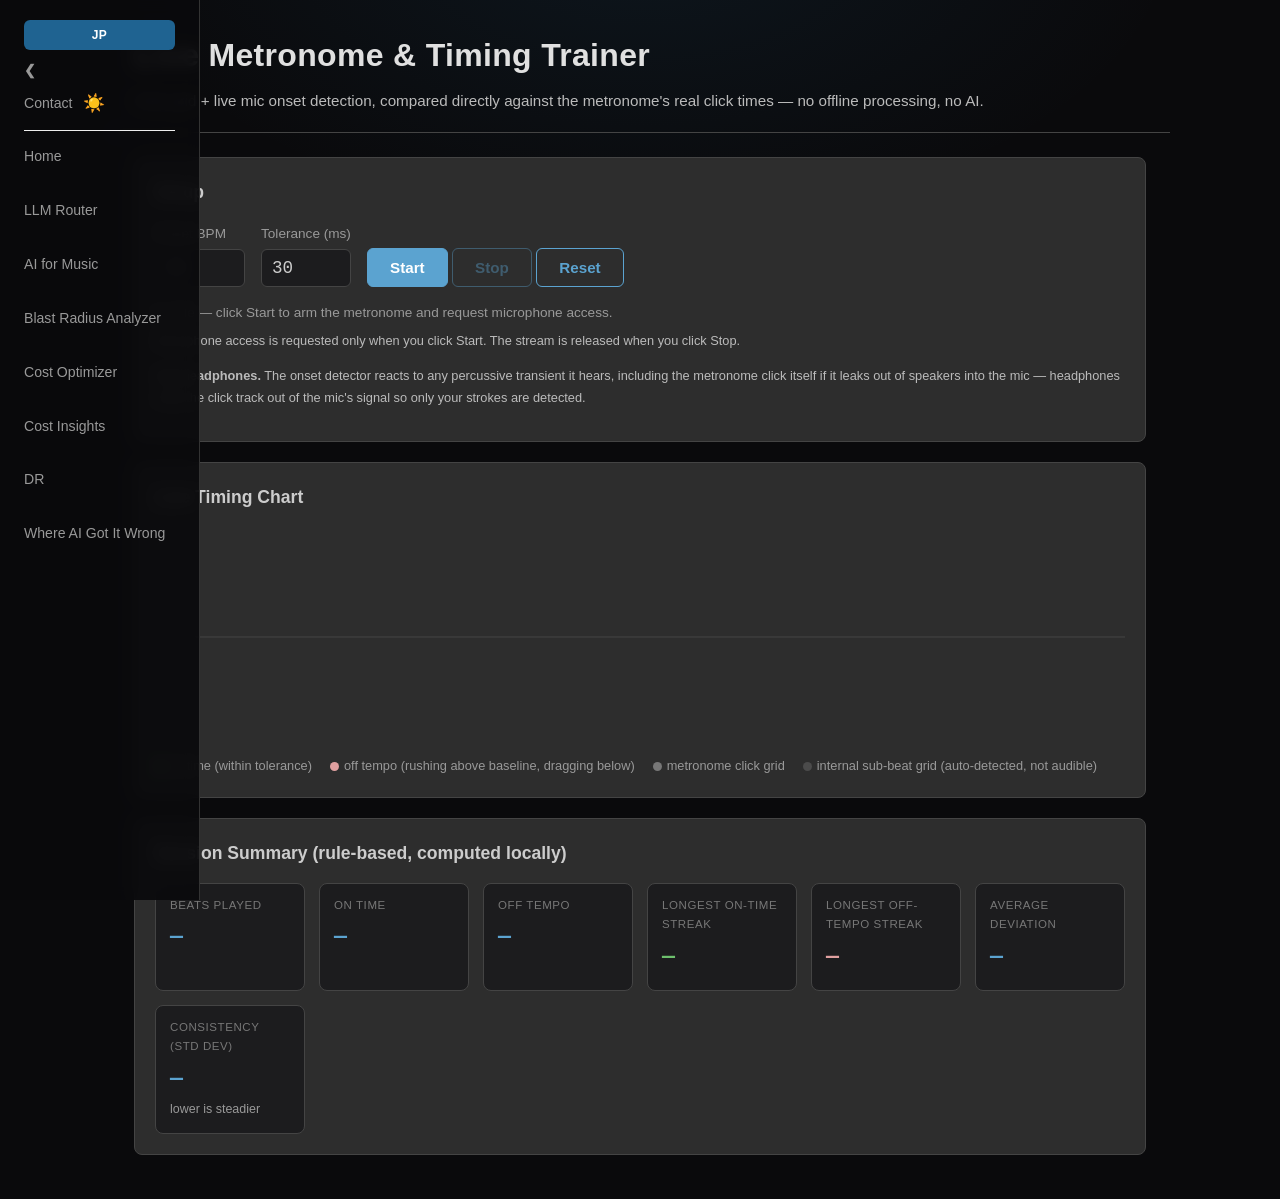
<file: metronome.html>
<!DOCTYPE html>
<html lang="en">
<head>
<script src="/nav.91603561.js"></script>
<link rel="stylesheet" href="/common.6cf8a0b5.css">
<link rel="stylesheet" href="/dark.3041ed68.css">
<meta charset="UTF-8">
<meta name="viewport" content="width=device-width, initial-scale=1.0">
<title>Live Metronome &amp; Timing Trainer</title>
<style>
  :root {
    --surface:        #ffffff;
    --surface-raised: #fafafa;
    --ink:            #333333;
    --ink-muted:      #666666;
    --ink-faint:      #999999;
    --accent:         #2980b9;
    --accent-soft:    #2980b926;
    --hairline:       #e8e8e8;
    --good:           #27ae60;
    --critical:       #c0392b;
    --good-soft:      #27ae601f;
  }
  @media (prefers-color-scheme: dark) {
    :root {
      --surface:        #1c1c1e;
      --surface-raised: #2d2d2d;
      --ink:            #cccccc;
      --ink-muted:      #999999;
      --ink-faint:      #777777;
      --accent:         #5ba3d0;
      --accent-soft:    #5ba3d026;
      --hairline:       #444444;
      --good:           #6dbf6d;
      --critical:       #e0a0a0;
      --good-soft:      #6dbf6d26;
    }
  }
  :root[data-theme="dark"] {
    --surface:        #1c1c1e;
    --surface-raised: #2d2d2d;
    --ink:            #cccccc;
    --ink-muted:      #999999;
    --ink-faint:      #777777;
    --accent:         #5ba3d0;
    --accent-soft:    #5ba3d026;
    --hairline:       #444444;
    --good:           #6dbf6d;
    --critical:       #e0a0a0;
    --good-soft:      #6dbf6d26;
  }
  :root[data-theme="light"] {
    --surface:        #ffffff;
    --surface-raised: #fafafa;
    --ink:            #333333;
    --ink-muted:      #666666;
    --ink-faint:      #999999;
    --accent:         #2980b9;
    --accent-soft:    #2980b926;
    --hairline:       #e8e8e8;
    --good:           #27ae60;
    --critical:       #c0392b;
    --good-soft:      #27ae601f;
  }

  * { box-sizing: border-box; }

  /* font-family/line-height/color are already set correctly for both themes
     by common.css + dark.css (loaded above) — only override what those two
     don't account for: this page centers itself via header/main instead of
     body, so body's own max-width/padding need to get out of the way. */
  body {
    margin: 0;
    max-width: none;
    padding: 0;
  }

  /* common.css normally aligns nav with page content because it also caps
     body at max-width:1060 with 24px side padding. This page's own header/
     main already do their own 1060px centering (body is left full-bleed
     above), so nav needs the same centering/inset applied directly or its
     logo/links sit flush against the viewport edge instead of lining up
     with the header/panels below it. */
  nav {
    max-width: 1060px;
    margin: 0 auto;
    padding-left: 24px;
    padding-right: 24px;
    box-sizing: border-box;
  }

  .mono {
    font-family: "SF Mono", "Menlo", "Consolas", monospace;
  }

  .cond {
    font-family: -apple-system, BlinkMacSystemFont, "Segoe UI", Roboto, sans-serif;
  }

  header {
    padding: 28px 24px 18px;
    border-bottom: 1px solid var(--hairline);
    max-width: 1060px;
    margin: 0 auto;
  }

  h1 {
    font-family: -apple-system, BlinkMacSystemFont, "Segoe UI", Roboto, sans-serif;
    font-weight: 600;
    letter-spacing: 0.01em;
    color: var(--ink);
    font-size: 2rem;
    margin: 0 0 6px;
  }

  .subtitle {
    color: var(--ink-muted);
    font-size: 0.95rem;
    margin: 0;
  }

  main {
    max-width: 1060px;
    margin: 0 auto;
    padding: 24px;
  }

  .panel {
    border: 1px solid var(--hairline);
    border-radius: 8px;
    background: var(--surface-raised);
    padding: 20px;
    margin-bottom: 20px;
  }

  .panel h2 {
    font-family: -apple-system, BlinkMacSystemFont, "Segoe UI", Roboto, sans-serif;
    font-size: 1.1rem;
    font-weight: 600;
    text-transform: none;
    letter-spacing: normal;
    color: var(--ink);
    margin: 0 0 14px;
  }

  .controls-row {
    display: flex;
    align-items: center;
    gap: 16px;
    flex-wrap: wrap;
  }

  label {
    font-family: -apple-system, BlinkMacSystemFont, "Segoe UI", Roboto, sans-serif;
    font-size: 0.85rem;
    color: var(--ink-muted);
    display: block;
    margin-bottom: 4px;
  }

  input[type="number"] {
    font-family: "SF Mono", monospace;
    font-size: 1.1rem;
    width: 90px;
    padding: 8px 10px;
    border: 1px solid var(--hairline);
    border-radius: 6px;
    background: var(--surface);
    color: var(--ink);
  }

  input[type="range"] {
    width: 140px;
  }

  button {
    font-family: -apple-system, BlinkMacSystemFont, "Segoe UI", Roboto, sans-serif;
    font-size: 0.95rem;
    font-weight: 600;
    letter-spacing: normal;
    padding: 10px 22px;
    border-radius: 6px;
    border: 1px solid var(--accent);
    background: var(--accent);
    color: #ffffff;
    cursor: pointer;
    transition: opacity 0.15s ease;
  }

  button:hover { opacity: 0.85; }
  button:disabled { opacity: 0.4; cursor: not-allowed; }

  button.secondary {
    background: transparent;
    color: var(--accent);
  }

  .status-line {
    margin-top: 14px;
    font-size: 0.85rem;
    color: var(--ink-muted);
  }

  .status-dot {
    display: inline-block;
    width: 8px;
    height: 8px;
    border-radius: 50%;
    background: var(--ink-faint);
    margin-right: 6px;
    vertical-align: middle;
  }
  .status-dot.live { background: var(--critical); animation: pulse 1.1s ease-in-out infinite; }
  @keyframes pulse { 0%,100% { opacity: 1; } 50% { opacity: 0.35; } }

  #chartWrap {
    width: 100%;
    overflow-x: auto;
  }

  svg#chart {
    display: block;
    min-width: 100%;
    height: 220px;
  }

  .legend {
    display: flex;
    gap: 18px;
    font-size: 0.8rem;
    color: var(--ink-muted);
    margin-top: 8px;
    flex-wrap: wrap;
  }
  .legend .swatch {
    display: inline-block;
    width: 9px;
    height: 9px;
    border-radius: 50%;
    margin-right: 5px;
    vertical-align: middle;
  }

  .stats-grid {
    display: grid;
    grid-template-columns: repeat(auto-fit, minmax(150px, 1fr));
    gap: 14px;
  }

  .stat-tile {
    border: 1px solid var(--hairline);
    border-radius: 8px;
    padding: 12px 14px;
    background: var(--surface);
  }

  .stat-tile .stat-label {
    font-family: -apple-system, BlinkMacSystemFont, "Segoe UI", Roboto, sans-serif;
    font-size: 0.72rem;
    text-transform: uppercase;
    letter-spacing: 0.05em;
    color: var(--ink-faint);
    margin-bottom: 4px;
  }

  .stat-tile .stat-value {
    font-family: "SF Mono", monospace;
    font-size: 1.35rem;
    font-weight: 600;
    color: var(--accent);
  }

  .stat-tile .stat-sub {
    font-size: 0.78rem;
    color: var(--ink-muted);
    margin-top: 2px;
  }

  .stat-tile.good .stat-value { color: var(--good); }
  .stat-tile.bad .stat-value { color: var(--critical); }

  .hint {
    color: var(--ink-faint);
    font-size: 0.8rem;
    margin-top: 6px;
  }
</style>
</head>
<body>

<nav></nav>

<header>
  <h1>Live Metronome &amp; Timing Trainer</h1>
  <p class="subtitle">Click grid + live mic onset detection, compared directly against the metronome's real click times &mdash; no offline processing, no AI.</p>
</header>

<main>

  <section class="panel">
    <h2>Setup</h2>
    <div class="controls-row">
      <div>
        <label for="bpmInput">Target BPM</label>
        <input type="number" id="bpmInput" min="20" max="400" step="1" value="80">
      </div>
      <div>
        <label for="toleranceInput">Tolerance (ms)</label>
        <input type="number" id="toleranceInput" min="5" max="200" step="5" value="30">
      </div>
      <div style="align-self:flex-end;">
        <button id="startBtn">Start</button>
        <button id="stopBtn" class="secondary" disabled>Stop</button>
        <button id="resetBtn" class="secondary">Reset</button>
      </div>
    </div>
    <div class="status-line">
      <span class="status-dot" id="statusDot"></span>
      <span id="statusText" class="cond">Idle &mdash; click Start to arm the metronome and request microphone access.</span>
    </div>
    <p class="hint">Microphone access is requested only when you click Start. The stream is released when you click Stop.</p>
    <p class="hint"><strong>Use headphones.</strong> The onset detector reacts to any percussive transient it hears, including the metronome click itself if it leaks out of speakers into the mic &mdash; headphones keep the click track out of the mic's signal so only your strokes are detected.</p>
  </section>

  <section class="panel">
    <h2>Live Timing Chart</h2>
    <div id="chartWrap">
      <svg id="chart" viewBox="0 0 1000 220" preserveAspectRatio="none"></svg>
    </div>
    <div class="legend">
      <span><span class="swatch" style="background:var(--good);"></span>on time (within tolerance)</span>
      <span><span class="swatch" style="background:var(--critical);"></span>off tempo (rushing above baseline, dragging below)</span>
      <span><span class="swatch" style="background:var(--ink-faint);"></span>metronome click grid</span>
      <span><span class="swatch" style="background:var(--ink-faint);opacity:0.4;"></span>internal sub-beat grid (auto-detected, not audible)</span>
    </div>
  </section>

  <section class="panel">
    <h2>Session Summary (rule-based, computed locally)</h2>
    <div class="stats-grid" id="statsGrid">
      <div class="stat-tile">
        <div class="stat-label">Beats Played</div>
        <div class="stat-value" id="statBeats">&mdash;</div>
      </div>
      <div class="stat-tile">
        <div class="stat-label">On Time</div>
        <div class="stat-value" id="statOnTime">&mdash;</div>
        <div class="stat-sub" id="statOnTimePct"></div>
      </div>
      <div class="stat-tile">
        <div class="stat-label">Off Tempo</div>
        <div class="stat-value" id="statOffTempo">&mdash;</div>
        <div class="stat-sub" id="statOffTempoPct"></div>
      </div>
      <div class="stat-tile good">
        <div class="stat-label">Longest On-Time Streak</div>
        <div class="stat-value" id="statOnStreak">&mdash;</div>
        <div class="stat-sub" id="statOnStreakTime"></div>
      </div>
      <div class="stat-tile bad">
        <div class="stat-label">Longest Off-Tempo Streak</div>
        <div class="stat-value" id="statOffStreak">&mdash;</div>
        <div class="stat-sub" id="statOffStreakTime"></div>
      </div>
      <div class="stat-tile">
        <div class="stat-label">Average Deviation</div>
        <div class="stat-value" id="statAvgDev">&mdash;</div>
        <div class="stat-sub" id="statBias"></div>
      </div>
      <div class="stat-tile">
        <div class="stat-label">Consistency (std dev)</div>
        <div class="stat-value" id="statStdDev">&mdash;</div>
        <div class="stat-sub">lower is steadier</div>
      </div>
    </div>
  </section>

</main>

<script>
(function () {
  'use strict';

  // ---------------------------------------------------------------------
  // DOM refs
  // ---------------------------------------------------------------------
  const bpmInput = document.getElementById('bpmInput');
  const toleranceInput = document.getElementById('toleranceInput');
  const startBtn = document.getElementById('startBtn');
  const stopBtn = document.getElementById('stopBtn');
  const statusDot = document.getElementById('statusDot');
  const statusText = document.getElementById('statusText');
  const resetBtn = document.getElementById('resetBtn');
  const svg = document.getElementById('chart');
  const chartWrap = document.getElementById('chartWrap');

  // ---------------------------------------------------------------------
  // State
  // ---------------------------------------------------------------------
  let audioCtx = null;
  let micStream = null;
  let micSource = null;
  let processorNode = null;

  let running = false;
  let bpm = 80;
  let toleranceMs = 30;
  let intervalSec = 60 / bpm;

  // Scheduler state (look-ahead)
  const SCHEDULE_AHEAD_TIME = 0.1;   // seconds: how far ahead we schedule clicks
  const SCHEDULER_INTERVAL_MS = 25;  // how often the scheduler loop runs (setTimeout is fine here
                                      // because it only *checks* the clock; actual audio timing
                                      // uses audioCtx.currentTime, not the timer firing time)
  let nextClickTime = 0;   // audioCtx time (seconds) of the next unscheduled click
  let schedulerTimer = null;
  let clickTimes = [];     // all scheduled click times (audioCtx seconds), chronological

  // Onset detection state
  const REFRACTORY_MS = 90;
  let lastOnsetTime = -Infinity;   // in audioCtx seconds
  let energyHistory = [];          // rolling recent RMS energy values
  const ENERGY_HISTORY_LEN = 30;   // ~ frames of history for adaptive baseline
  const ONSET_MULTIPLIER = 1.8;    // spike must exceed avg-recent-energy * multiplier
  const MIN_ABS_ENERGY = 0.01;     // floor so silence doesn't trigger on tiny relative spikes

  // Detected onsets, each: { time: audioCtxSeconds, nearestClick, deviationMs, withinTolerance }
  let onsets = [];

  // Subdivision auto-detection state (konnakol-style sub-beat playing, e.g. 2
  // strokes per beat). Mirrors timing_analysis.py's detect_subdivision_windowed():
  // infers strokes-per-beat from a TRAILING WINDOW of recent onset-to-onset gaps
  // (not the whole history), with hysteresis before switching, so it can track a
  // subdivision that genuinely changes mid-session. No manual input. The
  // metronome still only *sounds* at the base beat rate — this only changes what
  // internal grid we match onsets against.
  let onsetTimeHistory = [];  // raw onset times (audioCtx seconds), used only for subdivision inference
  let currentSubdivision = 1; // strokes per beat currently believed to be in effect

  // Chart layout
  const CHART_W = 1000, CHART_H = 220, BASELINE_Y = 110;
  const PIXELS_PER_SEC = 60; // horizontal scale for live scroll
  let sessionStartTime = 0; // audioCtx time at session start (t=0 on chart)

  // ---------------------------------------------------------------------
  // Helpers
  // ---------------------------------------------------------------------
  function setStatus(text, live) {
    statusText.textContent = text;
    statusDot.classList.toggle('live', !!live);
  }

  function clearChart() {
    while (svg.firstChild) svg.removeChild(svg.firstChild);
  }

  function svgEl(tag, attrs) {
    const el = document.createElementNS('http://www.w3.org/2000/svg', tag);
    for (const k in attrs) el.setAttribute(k, attrs[k]);
    return el;
  }

  // Map an audioCtx-relative session time (seconds since session start) to chart x.
  function timeToX(tSec) {
    return 20 + tSec * PIXELS_PER_SEC;
  }

  function drawBaseline() {
    const line = svgEl('line', {
      x1: 0, x2: CHART_W, y1: BASELINE_Y, y2: BASELINE_Y,
      stroke: 'var(--hairline)', 'stroke-width': 1
    });
    svg.appendChild(line);
  }

  function drawClickTick(clickTime) {
    const x = timeToX(clickTime - sessionStartTime);
    const tick = svgEl('line', {
      x1: x, x2: x, y1: BASELINE_Y - 6, y2: BASELINE_Y + 6,
      stroke: 'var(--ink-faint)', 'stroke-width': 1.5
    });
    svg.appendChild(tick);
    autoExpandViewbox(x);
  }

  // Internal (non-audible) sub-beat grid tick — smaller/dimmer than the main
  // audible-beat tick, drawn only so the finer grid that deviations are being
  // measured against is visible. No sound is generated for these.
  function drawSubTick(t) {
    const x = timeToX(t - sessionStartTime);
    const tick = svgEl('line', {
      x1: x, x2: x, y1: BASELINE_Y - 3, y2: BASELINE_Y + 3,
      stroke: 'var(--ink-faint)', 'stroke-width': 1, 'stroke-opacity': 0.4
    });
    svg.appendChild(tick);
    autoExpandViewbox(x);
  }

  function drawOnsetDot(onset) {
    const x = timeToX(onset.nearestClick - sessionStartTime);
    // deviation sign: positive (late) plots below baseline, negative (early) above
    const clamped = Math.max(-100, Math.min(100, onset.deviationMs));
    const y = BASELINE_Y + (clamped / 100) * 90;
    const color = onset.withinTolerance ? 'var(--good)' : 'var(--critical)';
    const dot = svgEl('circle', { cx: x, cy: y, r: 5, fill: color, 'fill-opacity': 0.85 });
    svg.appendChild(dot);
    autoExpandViewbox(x);
  }

  function autoExpandViewbox(x) {
    if (x + 40 > CHART_W) {
      const newW = x + 60;
      // Set explicit pixel width (not just viewBox) so the SVG's rendered
      // box actually grows past its wrapper and overflow-x:auto produces a
      // real scrollbar, instead of rescaling old content to keep fitting a
      // fixed-width element.
      svg.setAttribute('viewBox', `0 0 ${newW} ${CHART_H}`);
      svg.setAttribute('width', newW);
      svg.setAttribute('height', CHART_H);

      // Stick to the live edge only if the user was already viewing it —
      // if they've manually scrolled back to review earlier playing, don't
      // yank them back to the current moment.
      const wasNearRightEdge =
        chartWrap.scrollLeft + chartWrap.clientWidth >= chartWrap.scrollWidth - 80;
      if (wasNearRightEdge) {
        chartWrap.scrollLeft = chartWrap.scrollWidth;
      }
    }
  }

  // ---------------------------------------------------------------------
  // Look-ahead scheduler
  // ---------------------------------------------------------------------
  function scheduleClick(time) {
    // Create a short click sound at the precise audioCtx time.
    const osc = audioCtx.createOscillator();
    const gain = audioCtx.createGain();
    osc.frequency.value = 1000;
    osc.type = 'square';
    gain.gain.setValueAtTime(0.0001, time);
    gain.gain.exponentialRampToValueAtTime(0.3, time + 0.001);
    gain.gain.exponentialRampToValueAtTime(0.0001, time + 0.03);
    osc.connect(gain).connect(audioCtx.destination);
    osc.start(time);
    osc.stop(time + 0.04);

    clickTimes.push(time);
    drawClickTick(time);

    // Visual-only: draw the internal sub-beat grid ticks between this click and
    // the next one, at the currently-detected subdivision. This does NOT add any
    // audio — the click generator above still only fires at the base beat rate.
    if (currentSubdivision > 1) {
      for (let k = 1; k < currentSubdivision; k++) {
        drawSubTick(time + (k * intervalSec) / currentSubdivision);
      }
    }
  }

  function schedulerLoop() {
    if (!running) return;
    // Schedule every click whose time falls within the look-ahead window.
    while (nextClickTime < audioCtx.currentTime + SCHEDULE_AHEAD_TIME) {
      scheduleClick(nextClickTime);
      nextClickTime += intervalSec;
    }
    schedulerTimer = setTimeout(schedulerLoop, SCHEDULER_INTERVAL_MS);
  }

  // ---------------------------------------------------------------------
  // Onset detection + matching
  // ---------------------------------------------------------------------
  function computeRMS(samples) {
    let sum = 0;
    for (let i = 0; i < samples.length; i++) sum += samples[i] * samples[i];
    return Math.sqrt(sum / samples.length);
  }

  function processAudioFrame(samples, frameAudioTime) {
    const energy = computeRMS(samples);

    // Adaptive baseline = average of recent energy history (excludes current frame).
    let avgRecent = 0;
    if (energyHistory.length > 0) {
      let s = 0;
      for (let i = 0; i < energyHistory.length; i++) s += energyHistory[i];
      avgRecent = s / energyHistory.length;
    }

    const threshold = Math.max(avgRecent * ONSET_MULTIPLIER, MIN_ABS_ENERGY);
    const sinceLastOnsetMs = (frameAudioTime - lastOnsetTime) * 1000;

    if (energy > threshold && sinceLastOnsetMs > REFRACTORY_MS) {
      registerOnset(frameAudioTime);
      lastOnsetTime = frameAudioTime;
    }

    // Update rolling history AFTER threshold check (uses only past frames as baseline).
    energyHistory.push(energy);
    if (energyHistory.length > ENERGY_HISTORY_LEN) energyHistory.shift();
  }

  // Faithful JS port of timing_analysis.py's detect_subdivision_windowed().
  // Unlike a global detector run once over the whole history, this looks only
  // at a TRAILING WINDOW of the most recent `window` gaps, so it can track a
  // subdivision that genuinely changes mid-session (e.g. straight playing,
  // then a passage with 2 strokes per beat) instead of being stuck with
  // whatever fit the entire history best.
  //
  // For each candidate subdivision n (strokes per beat), checks what fraction
  // of the gaps in that trailing window land within tolerance_pct of
  // (beat_interval / n), then picks the SMALLEST n whose fit isn't meaningfully
  // worse (within 10 percentage points) than the best-fitting candidate in
  // that window — Occam's razor, so straight playing doesn't get misread as a
  // higher subdivision just because a larger n can trivially "explain" noisy
  // gaps too.
  //
  // Hysteresis: only actually switches away from currentValue if the new
  // candidate's fit beats currentValue's own fit (in this window) by at least
  // hysteresisMargin (0.15 = 15 percentage points). Otherwise keeps
  // currentValue. This prevents flickering between adjacent subdivisions on
  // ordinary human timing variance within one window.
  //
  // minOnsets guards the very first detection: below that many onsets total we
  // don't trust the gap pattern yet, so we keep currentValue (defaults to 1).
  // Once the window itself doesn't yet have enough gaps (min(4, window)), we
  // also keep currentValue rather than resetting.
  function detectSubdivision(onsetTimes, targetBpm, currentValue, candidates, tolerancePct, minOnsets, window, hysteresisMargin) {
    candidates = candidates || [1, 2, 3, 4, 5, 6];
    tolerancePct = tolerancePct === undefined ? 15.0 : tolerancePct;
    minOnsets = minOnsets === undefined ? 5 : minOnsets;
    window = window === undefined ? 8 : window;
    hysteresisMargin = hysteresisMargin === undefined ? 0.15 : hysteresisMargin;
    currentValue = currentValue === undefined ? 1 : currentValue;

    if (onsetTimes.length < minOnsets) return currentValue;

    const beatInterval = 60.0 / targetBpm;
    const allGaps = [];
    for (let i = 0; i < onsetTimes.length - 1; i++) {
      allGaps.push(onsetTimes[i + 1] - onsetTimes[i]);
    }
    if (allGaps.length === 0) return currentValue;

    const minWindow = Math.min(4, window);
    const windowGaps = allGaps.slice(Math.max(0, allGaps.length - window));
    if (windowGaps.length < minWindow) return currentValue;

    const fits = {};
    for (let ci = 0; ci < candidates.length; ci++) {
      const n = candidates[ci];
      const subInterval = beatInterval / n;
      const tol = subInterval * (tolerancePct / 100);
      let count = 0;
      for (let gi = 0; gi < windowGaps.length; gi++) {
        if (Math.abs(windowGaps[gi] - subInterval) <= tol) count++;
      }
      fits[n] = count / windowGaps.length;
    }

    let bestFit = -Infinity;
    for (let ci = 0; ci < candidates.length; ci++) {
      const n = candidates[ci];
      if (fits[n] > bestFit) bestFit = fits[n];
    }

    // candidates is ascending, so the first one within 10 points of the best is
    // the smallest qualifying n.
    let candidateN = null;
    for (let ci = 0; ci < candidates.length; ci++) {
      const n = candidates[ci];
      if (fits[n] >= bestFit - 0.10) { candidateN = n; break; }
    }
    if (candidateN === null) return currentValue;

    const currentFit = fits[currentValue] !== undefined ? fits[currentValue] : 0;
    if (candidateN !== currentValue && fits[candidateN] >= currentFit + hysteresisMargin) {
      return candidateN;
    }
    return currentValue;
  }

  function registerOnset(onsetTime) {
    // Nearest-grid matching: the click grid is evenly spaced and known analytically
    // (first click at firstClickTime, every intervalSec seconds thereafter), so we
    // compute the nearest grid point directly rather than scanning clickTimes —
    // scanning would wrongly clamp onsets that arrive before the *next* click has
    // been scheduled yet (clicks are only pushed into clickTimes shortly before
    // they fire, per the look-ahead scheduler), which would misclassify early
    // onsets as late.
    //
    // The grid itself is now sub-beat-aware: konnakol-style subdivided playing
    // (e.g. 2 strokes per beat) is inferred live from the onset history
    // (detectSubdivision, above) and matched against internal expected times at
    // every intervalSec/n position — not just the audible beat clicks. The
    // metronome audio is unaffected; this only changes what onsets are compared
    // against.
    if (clickTimes.length === 0) return;
    const firstClickTime = clickTimes[0];

    onsetTimeHistory.push(onsetTime);
    currentSubdivision = detectSubdivision(onsetTimeHistory, bpm, currentSubdivision);

    const subIntervalSec = intervalSec / currentSubdivision;
    let k = Math.round((onsetTime - firstClickTime) / subIntervalSec);
    if (k < 0) k = 0;
    const nearest = firstClickTime + k * subIntervalSec;
    const deviationMs = (onsetTime - nearest) * 1000; // positive = late, negative = early
    const withinTolerance = Math.abs(deviationMs) <= toleranceMs;

    const onset = {
      time: onsetTime,
      nearestClick: nearest,
      deviationMs,
      withinTolerance,
      subdivision: currentSubdivision
    };
    onsets.push(onset);
    drawOnsetDot(onset);
    updateSummary();
  }

  // ---------------------------------------------------------------------
  // Rule-based summary statistics
  // ---------------------------------------------------------------------
  function updateSummary() {
    const total = onsets.length;
    document.getElementById('statBeats').textContent = total;

    if (total === 0) {
      document.getElementById('statOnTime').textContent = '—';
      document.getElementById('statOffTempo').textContent = '—';
      document.getElementById('statOnTimePct').textContent = '';
      document.getElementById('statOffTempoPct').textContent = '';
      document.getElementById('statOnStreak').textContent = '—';
      document.getElementById('statOffStreak').textContent = '—';
      document.getElementById('statOnStreakTime').textContent = '';
      document.getElementById('statOffStreakTime').textContent = '';
      document.getElementById('statAvgDev').textContent = '—';
      document.getElementById('statBias').textContent = '';
      document.getElementById('statStdDev').textContent = '—';
      return;
    }

    let onTimeCount = 0;
    let sumDev = 0;
    let sumSqDev = 0;
    let sumAbsDevPct = 0;

    // Streak tracking, both by time (for the UI) and by beat index.
    let curOnStreak = 0, curOffStreak = 0;
    let curOnStreakStart = null, curOffStreakStart = null;
    let curOffStreakStartIdx = -1, curOffStreakAbsPctSum = 0;
    let bestOnStreak = 0, bestOffStreak = 0;
    let bestOnStreakRange = null, bestOffStreakRange = null;
    let worstOffStreak = null; // { startBeat, endBeat, avgDeviationPct }

    for (let i = 0; i < total; i++) {
      const o = onsets[i];
      sumDev += o.deviationMs;
      sumSqDev += o.deviationMs * o.deviationMs;
      const devPct = 100 * Math.abs(o.deviationMs) / (intervalSec * 1000);
      sumAbsDevPct += devPct;

      if (o.withinTolerance) {
        onTimeCount++;
        if (curOnStreak === 0) curOnStreakStart = o.time;
        curOnStreak++;
        if (curOnStreak > bestOnStreak) {
          bestOnStreak = curOnStreak;
          bestOnStreakRange = [curOnStreakStart, o.time];
        }
        curOffStreak = 0;
        curOffStreakStart = null;
        curOffStreakStartIdx = -1;
        curOffStreakAbsPctSum = 0;
      } else {
        if (curOffStreak === 0) {
          curOffStreakStart = o.time;
          curOffStreakStartIdx = i;
          curOffStreakAbsPctSum = 0;
        }
        curOffStreak++;
        curOffStreakAbsPctSum += devPct;
        if (curOffStreak > bestOffStreak) {
          bestOffStreak = curOffStreak;
          bestOffStreakRange = [curOffStreakStart, o.time];
          worstOffStreak = {
            startBeat: curOffStreakStartIdx,
            endBeat: i,
            avgDeviationPct: curOffStreakAbsPctSum / curOffStreak
          };
        }
        curOnStreak = 0;
        curOnStreakStart = null;
      }
    }

    const offTempoCount = total - onTimeCount;
    const avgDev = sumDev / total;
    const variance = (sumSqDev / total) - (avgDev * avgDev);
    const stdDev = Math.sqrt(Math.max(0, variance));
    const avgAbsDevPct = sumAbsDevPct / total;
    // Approximate consistency in BPM terms: express the ms std-dev as a
    // fraction of the beat interval, scaled onto the target BPM.
    const stdDevBpm = bpm * (stdDev / 1000) / intervalSec;

    document.getElementById('statOnTime').textContent = onTimeCount;
    document.getElementById('statOnTimePct').textContent = (100 * onTimeCount / total).toFixed(1) + '%';
    document.getElementById('statOffTempo').textContent = offTempoCount;
    document.getElementById('statOffTempoPct').textContent = (100 * offTempoCount / total).toFixed(1) + '%';

    document.getElementById('statOnStreak').textContent = bestOnStreak;
    document.getElementById('statOffStreak').textContent = bestOffStreak;
    document.getElementById('statOnStreakTime').textContent = bestOnStreakRange
      ? `${(bestOnStreakRange[0] - sessionStartTime).toFixed(1)}s – ${(bestOnStreakRange[1] - sessionStartTime).toFixed(1)}s`
      : '';
    document.getElementById('statOffStreakTime').textContent = bestOffStreakRange
      ? `${(bestOffStreakRange[0] - sessionStartTime).toFixed(1)}s – ${(bestOffStreakRange[1] - sessionStartTime).toFixed(1)}s`
      : '';

    document.getElementById('statAvgDev').textContent = (avgDev >= 0 ? '+' : '') + avgDev.toFixed(1) + ' ms';
    let biasLabel = 'balanced';
    if (avgDev > 5) biasLabel = 'dragging (late bias)';
    else if (avgDev < -5) biasLabel = 'rushing (early bias)';
    document.getElementById('statBias').textContent = biasLabel;

    document.getElementById('statStdDev').textContent = stdDev.toFixed(1) + ' ms';
  }

  // ---------------------------------------------------------------------
  // Mic capture via ScriptProcessorNode
  // (Chosen over AudioWorkletNode for this static single-file build: worklet
  // modules require loading a separate script via addModule(), which cannot
  // be done from an inline string without a Blob URL workaround, and that
  // extra indirection is harder to verify statically without a live browser.
  // ScriptProcessorNode is deprecated but universally supported and keeps
  // this file dependency-free and single-file.)
  // ---------------------------------------------------------------------
  function startMicProcessing(stream) {
    micSource = audioCtx.createMediaStreamSource(stream);
    // Smaller buffer = finer timing resolution. At 2048 samples (~43ms @ 48kHz)
    // the frame-stamping error alone would rival the +/-30ms default tolerance;
    // 512 samples (~10.7ms @ 48kHz) keeps that error well under typical tolerances
    // while still giving the refractory window (~90ms) several frames to work with.
    const bufferSize = 512;
    processorNode = audioCtx.createScriptProcessor(bufferSize, 1, 1);
    processorNode.onaudioprocess = function (e) {
      const input = e.inputBuffer.getChannelData(0);
      // onaudioprocess fires *after* the buffer has been captured, so
      // audioCtx.currentTime already points past the end of this buffer.
      // Stamp the frame at the time its samples actually started, not the
      // callback-firing time, to avoid a constant positive (late) bias.
      const frameStartTime = audioCtx.currentTime - (bufferSize / audioCtx.sampleRate);
      processAudioFrame(input, frameStartTime);
    };
    micSource.connect(processorNode);
    // Must connect to a destination for onaudioprocess to fire in all browsers.
    // Route through a zero-gain node so we never actually hear our own mic input.
    const silentGain = audioCtx.createGain();
    silentGain.gain.value = 0;
    processorNode.connect(silentGain);
    silentGain.connect(audioCtx.destination);
  }

  // ---------------------------------------------------------------------
  // Start / Stop
  // ---------------------------------------------------------------------
  async function start() {
    bpm = Math.max(20, Math.min(400, parseFloat(bpmInput.value) || 80));
    toleranceMs = Math.max(1, parseFloat(toleranceInput.value) || 30);
    intervalSec = 60 / bpm;

    startBtn.disabled = true;
    setStatus('Requesting microphone access…', false);

    try {
      micStream = await navigator.mediaDevices.getUserMedia({ audio: true });
    } catch (err) {
      setStatus('Microphone access denied or unavailable: ' + err.message, false);
      startBtn.disabled = false;
      return;
    }

    try {
      audioCtx = new (window.AudioContext || window.webkitAudioContext)();
      // Mobile Safari (and some Android browsers) can hand back a context in
      // 'suspended' state here — the user-gesture activation from the Start
      // tap doesn't reliably survive the await on getUserMedia's permission
      // prompt above. A suspended context's currentTime never advances, so
      // the scheduler loop and mic processing both silently do nothing.
      // resume() re-anchors on this handler's own gesture and is a no-op if
      // the context was already running.
      if (audioCtx.state === 'suspended') {
        await audioCtx.resume();
      }

      // Reset session state
      onsets = [];
      clickTimes = [];
      energyHistory = [];
      lastOnsetTime = -Infinity;
      onsetTimeHistory = [];
      currentSubdivision = 1;
      clearChart();
      drawBaseline();
      updateSummary();

      sessionStartTime = audioCtx.currentTime;
      nextClickTime = audioCtx.currentTime + 0.05;

      startMicProcessing(micStream);

      running = true;
      schedulerLoop();

      stopBtn.disabled = false;
      setStatus(`Running at ${bpm} BPM — listening for onsets…`, true);
    } catch (err) {
      // Audio graph setup failed after the mic was already granted — release
      // it explicitly so it doesn't stay hot with no UI path to stop it.
      stop();
      setStatus('Failed to start audio processing: ' + err.message, false);
    }
  }

  function stop() {
    running = false;
    if (schedulerTimer) { clearTimeout(schedulerTimer); schedulerTimer = null; }

    if (processorNode) {
      processorNode.disconnect();
      processorNode.onaudioprocess = null;
      processorNode = null;
    }
    if (micSource) { micSource.disconnect(); micSource = null; }

    // Release the mic stream explicitly.
    if (micStream) {
      micStream.getTracks().forEach(function (t) { t.stop(); });
      micStream = null;
    }

    if (audioCtx) {
      audioCtx.close();
      audioCtx = null;
    }

    startBtn.disabled = false;
    stopBtn.disabled = true;
    setStatus('Stopped. Mic released. Session summary below.', false);
    updateSummary();
  }

  // ---------------------------------------------------------------------
  // Reset (clears accumulated session data without touching mic/click state)
  // ---------------------------------------------------------------------
  function resetSession() {
    onsets = [];
    onsetTimeHistory = [];
    currentSubdivision = 1;

    clearChart();
    svg.setAttribute('viewBox', `0 0 ${CHART_W} ${CHART_H}`);
    svg.removeAttribute('width');
    svg.removeAttribute('height');
    chartWrap.scrollLeft = 0;

    // If a session is live, re-anchor the chart's t=0 to now so newly
    // scheduled clicks/onsets draw from the left edge again. clickTimes and
    // the audio graph are left untouched — the metronome keeps running.
    if (running) {
      sessionStartTime = audioCtx.currentTime;
    }

    drawBaseline();
    updateSummary();
    setStatus(
      running ? `Running at ${bpm} BPM — listening for onsets… (session data reset)` : 'Session data reset.',
      running
    );
  }

  startBtn.addEventListener('click', start);
  stopBtn.addEventListener('click', stop);
  resetBtn.addEventListener('click', resetSession);

  // Initial chart render
  drawBaseline();
})();
</script>

</body>
</html>
</file>
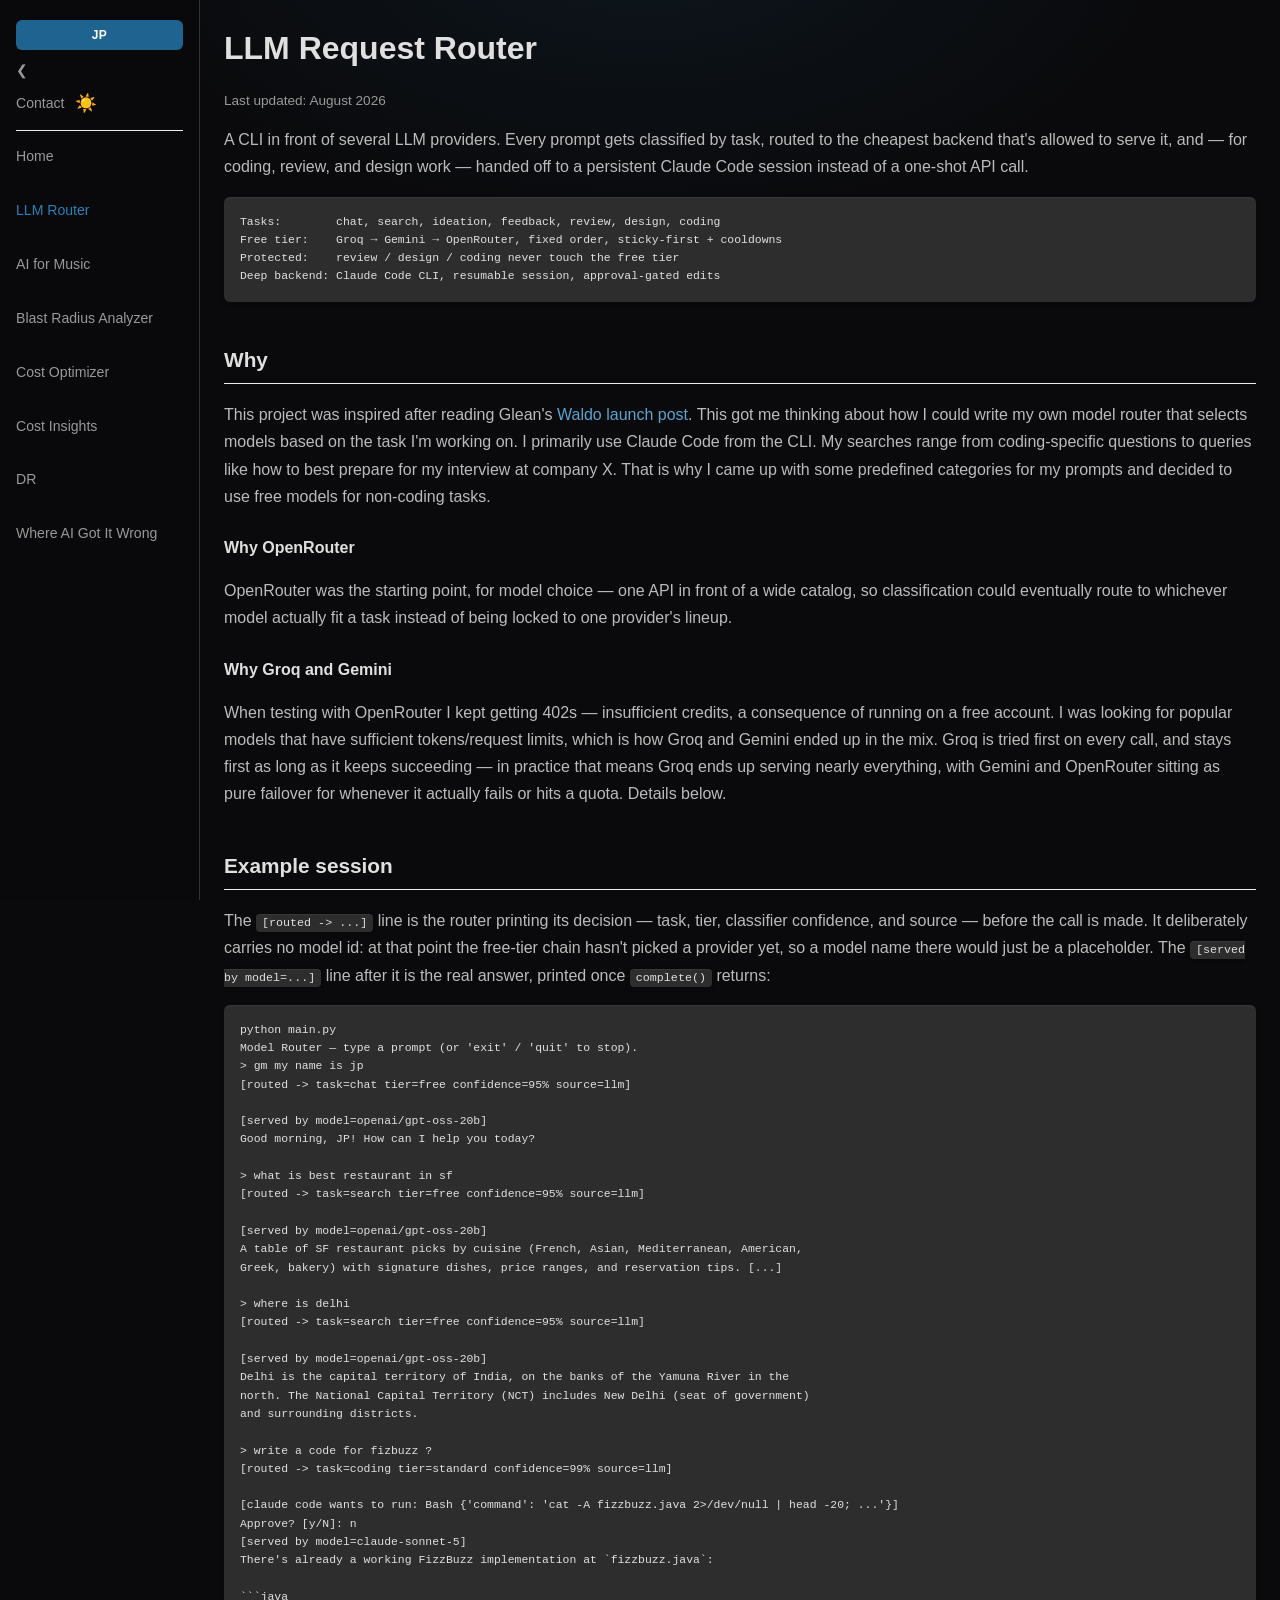
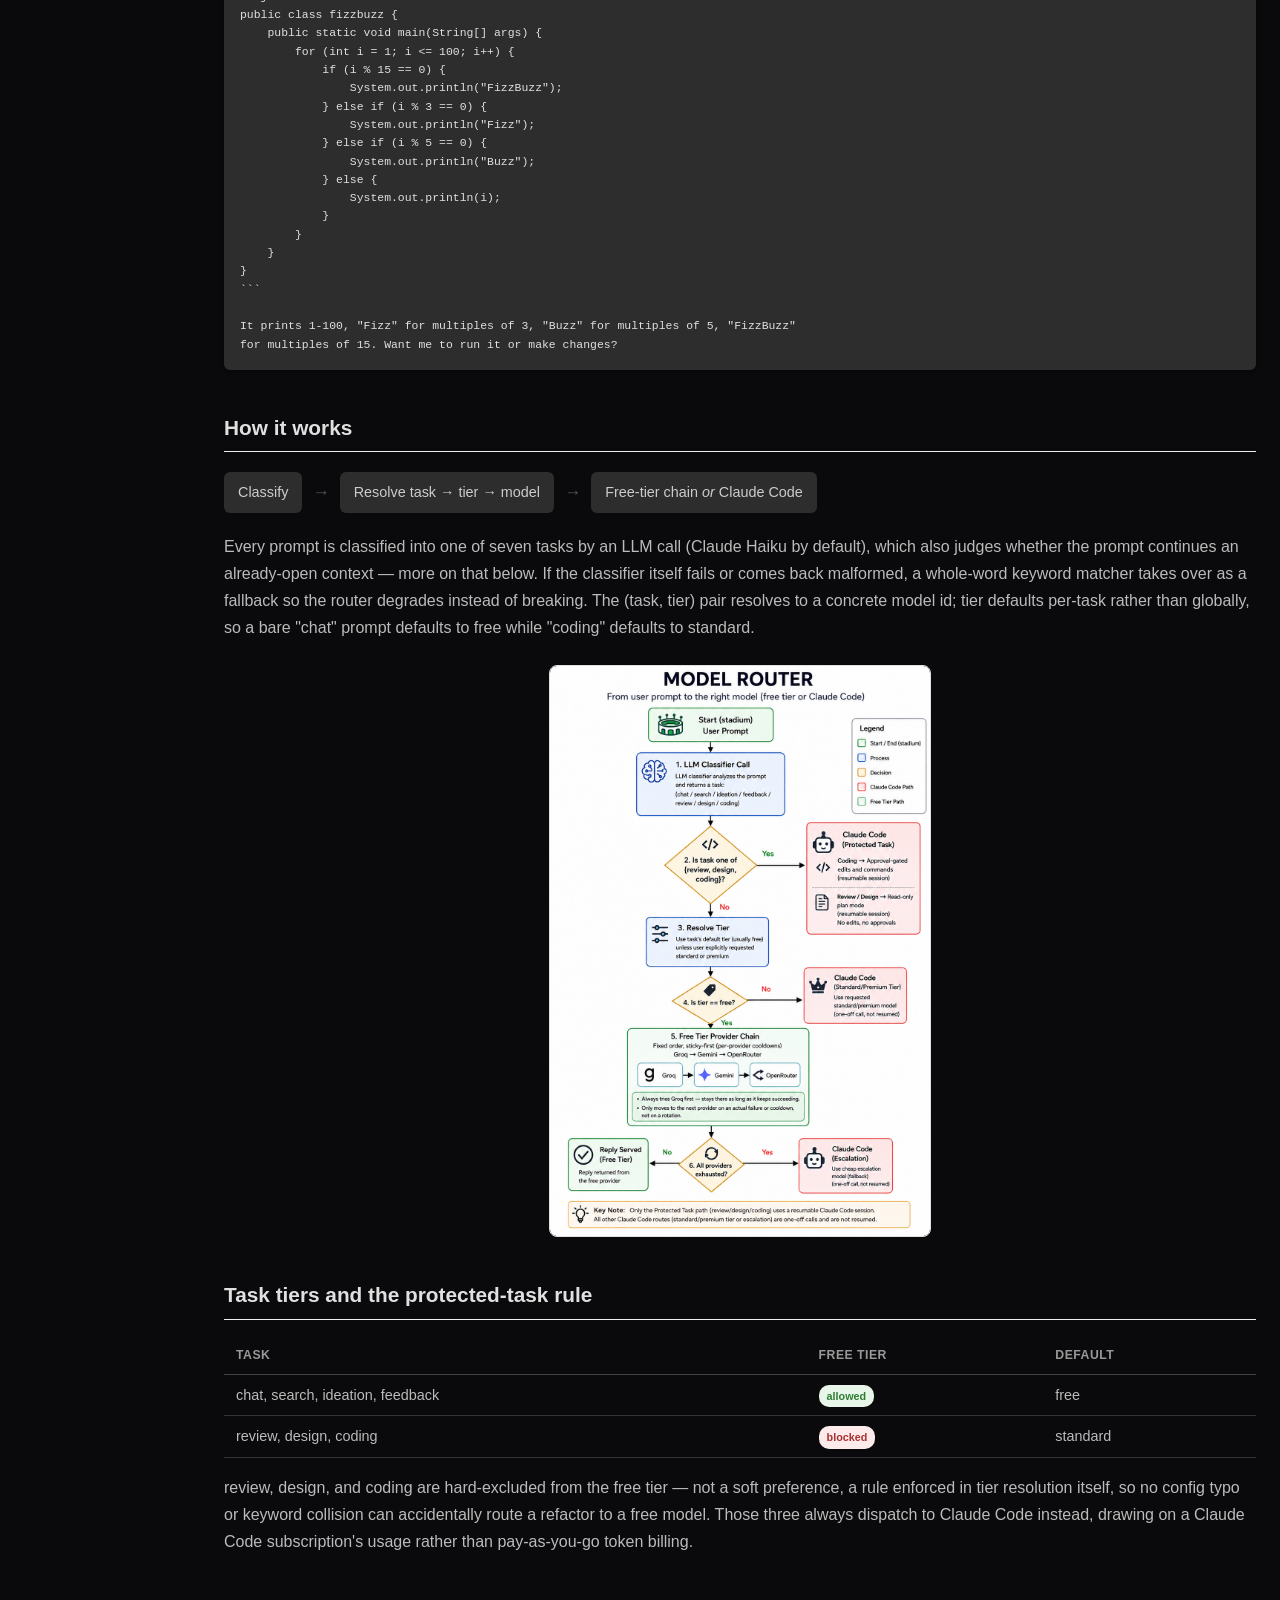
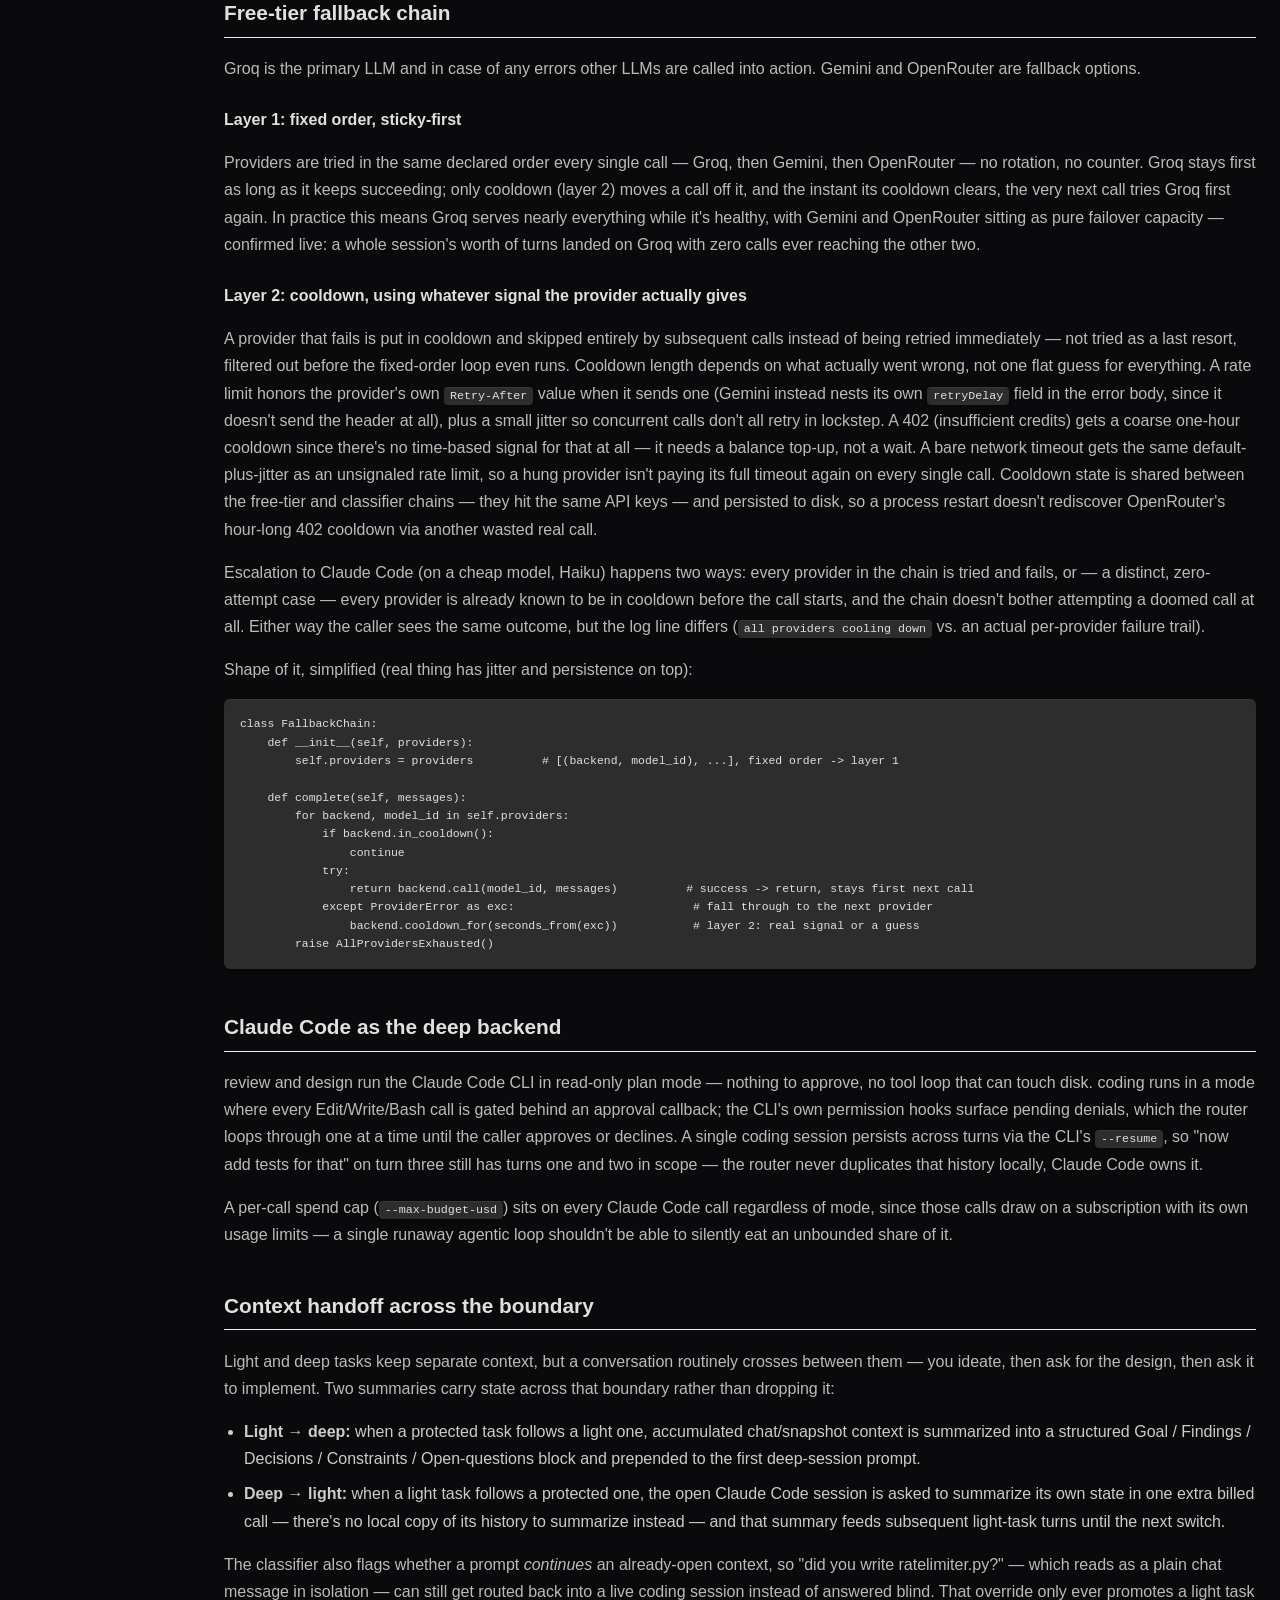
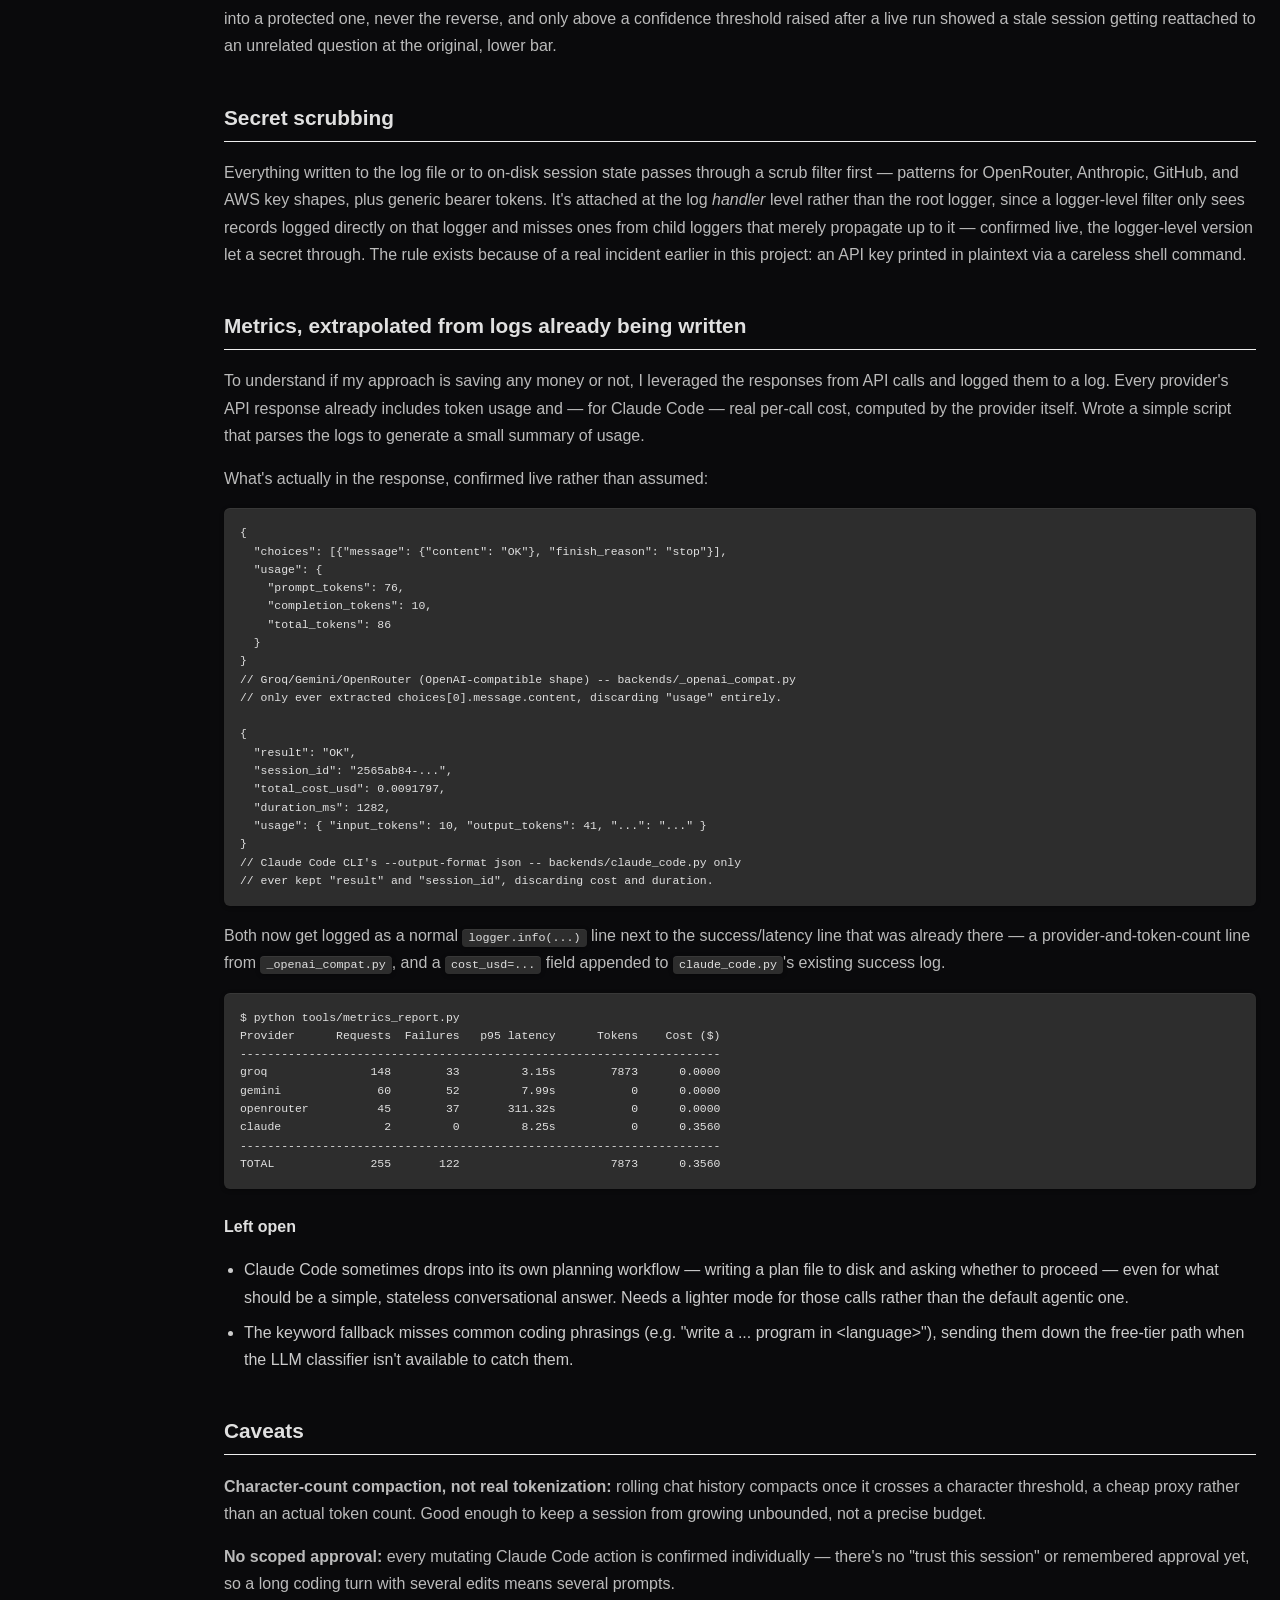
<file: model-router.html>
<!DOCTYPE html>
<html lang="en">
<head>
  <script src="/nav.91603561.js"></script>
  <link rel="stylesheet" href="/common.6cf8a0b5.css">
  <link rel="stylesheet" href="/dark.3041ed68.css">
  <meta charset="UTF-8" />
  <meta name="viewport" content="width=device-width, initial-scale=1.0" />
  <title>LLM Request Router — Task Classification, Free-Tier Fallback, Claude Code Escalation</title>
  <meta name="description" content="A CLI that classifies every prompt by task, routes cheap/free-tier turns through Groq, Gemini, and OpenRouter with automatic fallback, and hands coding/review/design work to a shared Claude Code session — with context passed across the boundary." />
  <meta property="og:title" content="LLM Request Router — Task Classification, Free-Tier Fallback, Claude Code Escalation" />
  <meta property="og:description" content="A CLI that classifies every prompt by task, routes cheap/free-tier turns through Groq, Gemini, and OpenRouter with automatic fallback, and hands coding/review/design work to a shared Claude Code session — with context passed across the boundary." />
  <meta property="og:url" content="https://jspoth.com/model-router" />
  <meta property="og:type" content="article" />
  <link rel="canonical" href="https://jspoth.com/model-router" />
  <style>
    h1 { font-size: 2rem; margin-bottom: 4px; }
    h2 { font-size: 1.3rem; margin-top: 40px; border-bottom: 1px solid #eee; padding-bottom: 6px; }
    h3 { font-size: 1rem; margin-top: 24px; color: #555; }
    blockquote {
      border-left: 4px solid #ddd;
      margin: 16px 0;
      padding: 8px 16px;
      color: #555;
      font-style: italic;
    }
    .label {
      display: inline-block;
      font-size: 0.75em;
      font-weight: 600;
      padding: 2px 8px;
      border-radius: 10px;
      margin-right: 6px;
      vertical-align: middle;
    }
    .label-free { background: #e8f5e9; color: #2e7d32; }
    .label-protected { background: #fdeaea; color: #a83232; }
    .pipeline {
      display: flex;
      align-items: center;
      gap: 10px;
      flex-wrap: wrap;
      margin: 20px 0;
      font-size: 0.9em;
    }
    .pipeline-step {
      background: #f4f4f4;
      border-radius: 6px;
      padding: 8px 14px;
      font-weight: 500;
    }
    .pipeline-arrow { color: #aaa; font-size: 1.2em; }
    .callout {
      background: #fff8e1;
      border-left: 4px solid #f9a825;
      padding: 10px 16px;
      margin: 20px 0;
      border-radius: 0 4px 4px 0;
      font-size: 0.95em;
    }
    table {
      border-collapse: collapse;
      width: 100%;
      font-size: 0.9em;
      margin: 16px 0;
    }
    th, td {
      text-align: left;
      padding: 8px 12px;
      border-bottom: 1px solid #eee;
    }
    th { color: #888; font-weight: 600; font-size: 0.85em; text-transform: uppercase; letter-spacing: 0.04em; }
    mark { background: #fff3b0; color: #333; border-radius: 3px; padding: 0 2px; }
    [data-theme="dark"] mark { background: #7f4a00; color: #ffe6a8; }
  </style>
</head>
<body>

  <nav></nav>

  <h1>LLM Request Router</h1>
  <p style="font-size: 0.85em; color: #999;">Last updated: August 2026</p>
  <p class="subtitle">A CLI in front of several LLM providers. Every prompt gets classified by task, routed to the cheapest backend that's allowed to serve it, and — for coding, review, and design work — handed off to a persistent Claude Code session instead of a one-shot API call.</p>

  <pre>Tasks:        chat, search, ideation, feedback, review, design, coding
Free tier:    Groq → Gemini → OpenRouter, fixed order, sticky-first + cooldowns
Protected:    review / design / coding never touch the free tier
Deep backend: Claude Code CLI, resumable session, approval-gated edits</pre>

  <h2>Why</h2>
  <p>
    This project was inspired after reading Glean's <a href="https://www.glean.com/blog/waldo-launch">Waldo launch post</a>. This got me thinking about how I could write my own model router that selects models based on the task I'm working on. I primarily use Claude Code from the CLI. My searches range from coding-specific questions to queries like how to best prepare for my interview at company X. That is why I came up with some predefined categories for my prompts and decided to use free models for non-coding tasks.
  </p>
  <h3>Why OpenRouter</h3>
  <p>
    OpenRouter was the starting point, for model choice — one API in front of a wide catalog, so classification
    could eventually route to whichever model actually fit a task instead of being locked to one provider's lineup.
  </p>
  <h3>Why Groq and Gemini</h3>
  <p>
    When testing with OpenRouter I kept getting 402s — insufficient credits, a consequence of running on a free
    account. I was looking for popular models that have sufficient tokens/request limits, which is how Groq and
    Gemini ended up in the mix. Groq is tried first on every call, and stays first as long as it keeps succeeding —
    in practice that means Groq ends up serving nearly everything, with Gemini and OpenRouter sitting as pure
    failover for whenever it actually fails or hits a quota. Details below.
  </p>

  <h2>Example session</h2>
  <p>
    The <code>[routed -> ...]</code> line is the router printing its decision — task, tier, classifier confidence,
    and source — before the call is made. It deliberately carries no model id: at that point the free-tier chain
    hasn't picked a provider yet, so a model name there would just be a placeholder. The
    <code>[served by model=...]</code> line after it is the real answer, printed once <code>complete()</code>
    returns:
  </p>
  <pre>python main.py
Model Router — type a prompt (or 'exit' / 'quit' to stop).
&gt; gm my name is jp
[routed -&gt; task=chat tier=free confidence=95% source=llm]

[served by model=openai/gpt-oss-20b]
Good morning, JP! How can I help you today?

&gt; what is best restaurant in sf
[routed -&gt; task=search tier=free confidence=95% source=llm]

[served by model=openai/gpt-oss-20b]
A table of SF restaurant picks by cuisine (French, Asian, Mediterranean, American,
Greek, bakery) with signature dishes, price ranges, and reservation tips. [...]

&gt; where is delhi
[routed -&gt; task=search tier=free confidence=95% source=llm]

[served by model=openai/gpt-oss-20b]
Delhi is the capital territory of India, on the banks of the Yamuna River in the
north. The National Capital Territory (NCT) includes New Delhi (seat of government)
and surrounding districts.

&gt; write a code for fizbuzz ?
[routed -&gt; task=coding tier=standard confidence=99% source=llm]

[claude code wants to run: Bash {'command': 'cat -A fizzbuzz.java 2>/dev/null | head -20; ...'}]
Approve? [y/N]: n
[served by model=claude-sonnet-5]
There's already a working FizzBuzz implementation at `fizzbuzz.java`:

```java
public class fizzbuzz {
    public static void main(String[] args) {
        for (int i = 1; i &lt;= 100; i++) {
            if (i % 15 == 0) {
                System.out.println("FizzBuzz");
            } else if (i % 3 == 0) {
                System.out.println("Fizz");
            } else if (i % 5 == 0) {
                System.out.println("Buzz");
            } else {
                System.out.println(i);
            }
        }
    }
}
```

It prints 1-100, "Fizz" for multiples of 3, "Buzz" for multiples of 5, "FizzBuzz"
for multiples of 15. Want me to run it or make changes?
</pre>
  <h2>How it works</h2>
  <div class="pipeline">
    <div class="pipeline-step">Classify</div>
    <div class="pipeline-arrow">→</div>
    <div class="pipeline-step">Resolve task → tier → model</div>
    <div class="pipeline-arrow">→</div>
    <div class="pipeline-step">Free-tier chain <em>or</em> Claude Code</div>
  </div>
  <p>
    Every prompt is classified into one of seven tasks by an LLM call (Claude Haiku by default), which also judges
    whether the prompt continues an already-open context — more on that below. If the classifier itself fails or
    comes back malformed, a whole-word keyword matcher takes over as a fallback so the router degrades instead of
    breaking. The (task, tier) pair resolves to a concrete model id; tier defaults per-task rather than globally, so
    a bare "chat" prompt defaults to free while "coding" defaults to standard.
  </p>

  <img src="router.png" alt="Model Router flowchart: user prompt goes to an LLM classifier call, then a decision on whether the task is protected (review/design/coding) routes it to Claude Code with a resumable session (approval-gated for coding, read-only plan mode for review/design); otherwise tier is resolved and, if free, the prompt goes through a fixed Groq/Gemini/OpenRouter chain (Groq tried first, sticky as long as it succeeds) with per-provider cooldowns, escalating to a one-off Claude Code call on a cheap model if every provider is exhausted, or to a one-off standard/premium Claude Code call if a non-free tier was requested." style="width: 100%; max-width: 380px; display: block; margin: 24px auto; border: 1px solid #e0e0e0; border-radius: 8px;" />

  <h2>Task tiers and the protected-task rule</h2>
  <table>
    <tr><th>Task</th><th>Free tier</th><th>Default</th></tr>
    <tr><td>chat, search, ideation, feedback</td><td><span class="label label-free">allowed</span></td><td>free</td></tr>
    <tr><td>review, design, coding</td><td><span class="label label-protected">blocked</span></td><td>standard</td></tr>
  </table>
  <p>
    review, design, and coding are hard-excluded from the free tier — not a soft preference, a rule enforced in
    tier resolution itself, so no config typo or keyword collision can accidentally route a refactor to a free
    model. Those three always dispatch to Claude Code instead, drawing on a Claude Code subscription's usage
    rather than pay-as-you-go token billing.
  </p>

  <h2>Free-tier fallback chain</h2>
  <p>
    Groq is the primary LLM and in case of any errors other LLMs are called into action. Gemini and OpenRouter are fallback options.
  </p>
  <h3>Layer 1: fixed order, sticky-first</h3>
  <p>
    Providers are tried in the same declared order every single call — Groq, then Gemini, then OpenRouter — no
    rotation, no counter. Groq stays first as long as it keeps succeeding; only cooldown (layer 2) moves a call
    off it, and the instant its cooldown clears, the very next call tries Groq first again. In practice this means
    Groq serves nearly everything while it's healthy, with Gemini and OpenRouter sitting as pure failover capacity
    — confirmed live: a whole session's worth of turns landed on Groq with zero calls ever reaching the other two.
  </p>
  <h3>Layer 2: cooldown, using whatever signal the provider actually gives</h3>
  <p>
    A provider that fails is put in cooldown and skipped entirely by subsequent calls instead of being retried
    immediately — not tried as a last resort, filtered out before the fixed-order loop even runs. Cooldown length
    depends on what actually went wrong, not one flat guess for everything. A rate limit honors the provider's own
    <code>Retry-After</code> value when it sends one (Gemini instead nests its own <code>retryDelay</code> field in
    the error body, since it doesn't send the header at all), plus a small jitter so concurrent calls don't all
    retry in lockstep. A 402 (insufficient credits) gets a coarse one-hour cooldown since there's no time-based
    signal for that at all — it needs a balance top-up, not a wait. A bare network timeout gets the same
    default-plus-jitter as an unsignaled rate limit, so a hung provider isn't paying its full timeout again on
    every single call. Cooldown state is shared between the free-tier and classifier chains — they hit the same
    API keys — and persisted to disk, so a process restart doesn't rediscover OpenRouter's hour-long 402 cooldown
    via another wasted real call.
  </p>
  <p>
    Escalation to Claude Code (on a cheap model, Haiku) happens two ways: every provider in the chain is tried and
    fails, or — a distinct, zero-attempt case — every provider is already known to be in cooldown before the call
    starts, and the chain doesn't bother attempting a doomed call at all. Either way the caller sees the same
    outcome, but the log line differs (<code>all providers cooling down</code> vs. an actual per-provider failure
    trail).
  </p>
  <p>
    Shape of it, simplified (real thing has jitter and persistence on top):
  </p>
  <pre>class FallbackChain:
    def __init__(self, providers):
        self.providers = providers          # [(backend, model_id), ...], fixed order -> layer 1

    def complete(self, messages):
        for backend, model_id in self.providers:
            if backend.in_cooldown():
                continue
            try:
                return backend.call(model_id, messages)          # success -> return, stays first next call
            except ProviderError as exc:                          # fall through to the next provider
                backend.cooldown_for(seconds_from(exc))           # layer 2: real signal or a guess
        raise AllProvidersExhausted()</pre>

  <h2>Claude Code as the deep backend</h2>
  <p>
    review and design run the Claude Code CLI in read-only plan mode — nothing to approve, no tool loop that can
    touch disk. coding runs in a mode where every Edit/Write/Bash call is gated behind an approval callback; the
    CLI's own permission hooks surface pending denials, which the router loops through one at a time until the
    caller approves or declines. A single coding session persists across turns via the CLI's <code>--resume</code>,
    so "now add tests for that" on turn three still has turns one and two in scope — the router never duplicates
    that history locally, Claude Code owns it.
  </p>
  <p>
    A per-call spend cap (<code>--max-budget-usd</code>) sits on every Claude Code call regardless of mode, since
    those calls draw on a subscription with its own usage limits — a single runaway agentic loop shouldn't be able
    to silently eat an unbounded share of it.
  </p>

  <h2>Context handoff across the boundary</h2>
  <p>
    Light and deep tasks keep separate context, but a conversation routinely crosses between them — you ideate,
    then ask for the design, then ask it to implement. Two summaries carry state across that boundary rather than
    dropping it:
  </p>
  <ul>
    <li><strong>Light → deep:</strong> when a protected task follows a light one, accumulated chat/snapshot context
      is summarized into a structured Goal / Findings / Decisions / Constraints / Open-questions block and prepended
      to the first deep-session prompt.</li>
    <li><strong>Deep → light:</strong> when a light task follows a protected one, the open Claude Code session is
      asked to summarize its own state in one extra billed call — there's no local copy of its history to summarize
      instead — and that summary feeds subsequent light-task turns until the next switch.</li>
  </ul>
  <p>
    The classifier also flags whether a prompt <em>continues</em> an already-open context, so "did you write
    ratelimiter.py?" — which reads as a plain chat message in isolation — can still get routed back into a live
    coding session instead of answered blind. That override only ever promotes a light task into a protected one,
    never the reverse, and only above a confidence threshold raised after a live run showed a stale session getting
    reattached to an unrelated question at the original, lower bar.
  </p>

  <h2>Secret scrubbing</h2>
  <p>
    Everything written to the log file or to on-disk session state passes through a scrub filter first — patterns
    for OpenRouter, Anthropic, GitHub, and AWS key shapes, plus generic bearer tokens. It's attached at the log
    <em>handler</em> level rather than the root logger, since a logger-level filter only sees records logged
    directly on that logger and misses ones from child loggers that merely propagate up to it — confirmed live,
    the logger-level version let a secret through. The rule exists because of a real incident earlier in this
    project: an API key printed in plaintext via a careless shell command.
  </p>

  <h2>Metrics, extrapolated from logs already being written</h2>
  <p>
    To understand if my approach is saving any money or not, I leveraged the responses from API calls and logged them to a log. Every provider's API response already includes token usage and — for Claude Code — real
    per-call cost, computed by the provider itself. Wrote a simple script that parses the logs to generate a small summary of usage.
  </p>
  <p>What's actually in the response, confirmed live rather than assumed:</p>
  <pre>{
  "choices": [{"message": {"content": "OK"}, "finish_reason": "stop"}],
  "usage": {
    "prompt_tokens": 76,
    "completion_tokens": 10,
    "total_tokens": 86
  }
}
// Groq/Gemini/OpenRouter (OpenAI-compatible shape) -- backends/_openai_compat.py
// only ever extracted choices[0].message.content, discarding "usage" entirely.

{
  "result": "OK",
  "session_id": "2565ab84-...",
  "total_cost_usd": 0.0091797,
  "duration_ms": 1282,
  "usage": { "input_tokens": 10, "output_tokens": 41, "...": "..." }
}
// Claude Code CLI's --output-format json -- backends/claude_code.py only
// ever kept "result" and "session_id", discarding cost and duration.</pre>
  <p>
    Both now get logged as a normal <code>logger.info(...)</code> line next to the success/latency line that was
    already there — a provider-and-token-count line from <code>_openai_compat.py</code>, and a
    <code>cost_usd=...</code> field appended to <code>claude_code.py</code>'s existing success log.
  </p>
  <pre>$ python tools/metrics_report.py
Provider      Requests  Failures   p95 latency      Tokens    Cost ($)
----------------------------------------------------------------------
groq               148        33         3.15s        7873      0.0000
gemini              60        52         7.99s           0      0.0000
openrouter          45        37       311.32s           0      0.0000
claude               2         0         8.25s           0      0.3560
----------------------------------------------------------------------
TOTAL              255       122                      7873      0.3560</pre>
  <h3>Left open</h3>
  <ul>
    <li>Claude Code sometimes drops into its own planning workflow — writing a plan file to disk and asking whether
      to proceed — even for what should be a simple, stateless conversational answer. Needs a lighter mode for
      those calls rather than the default agentic one.</li>
    <li>The keyword fallback misses common coding phrasings (e.g. "write a ... program in &lt;language&gt;"),
      sending them down the free-tier path when the LLM classifier isn't available to catch them.</li>
  </ul>

  <h2>Caveats</h2>
  <p>
    <strong>Character-count compaction, not real tokenization:</strong> rolling chat history compacts once it
    crosses a character threshold, a cheap proxy rather than an actual token count. Good enough to keep a session
    from growing unbounded, not a precise budget.
  </p>
  <p>
    <strong>No scoped approval:</strong> every mutating Claude Code action is confirmed individually — there's no
    "trust this session" or remembered approval yet, so a long coding turn with several edits means several prompts.
  </p>

</body>
</html>
</file>
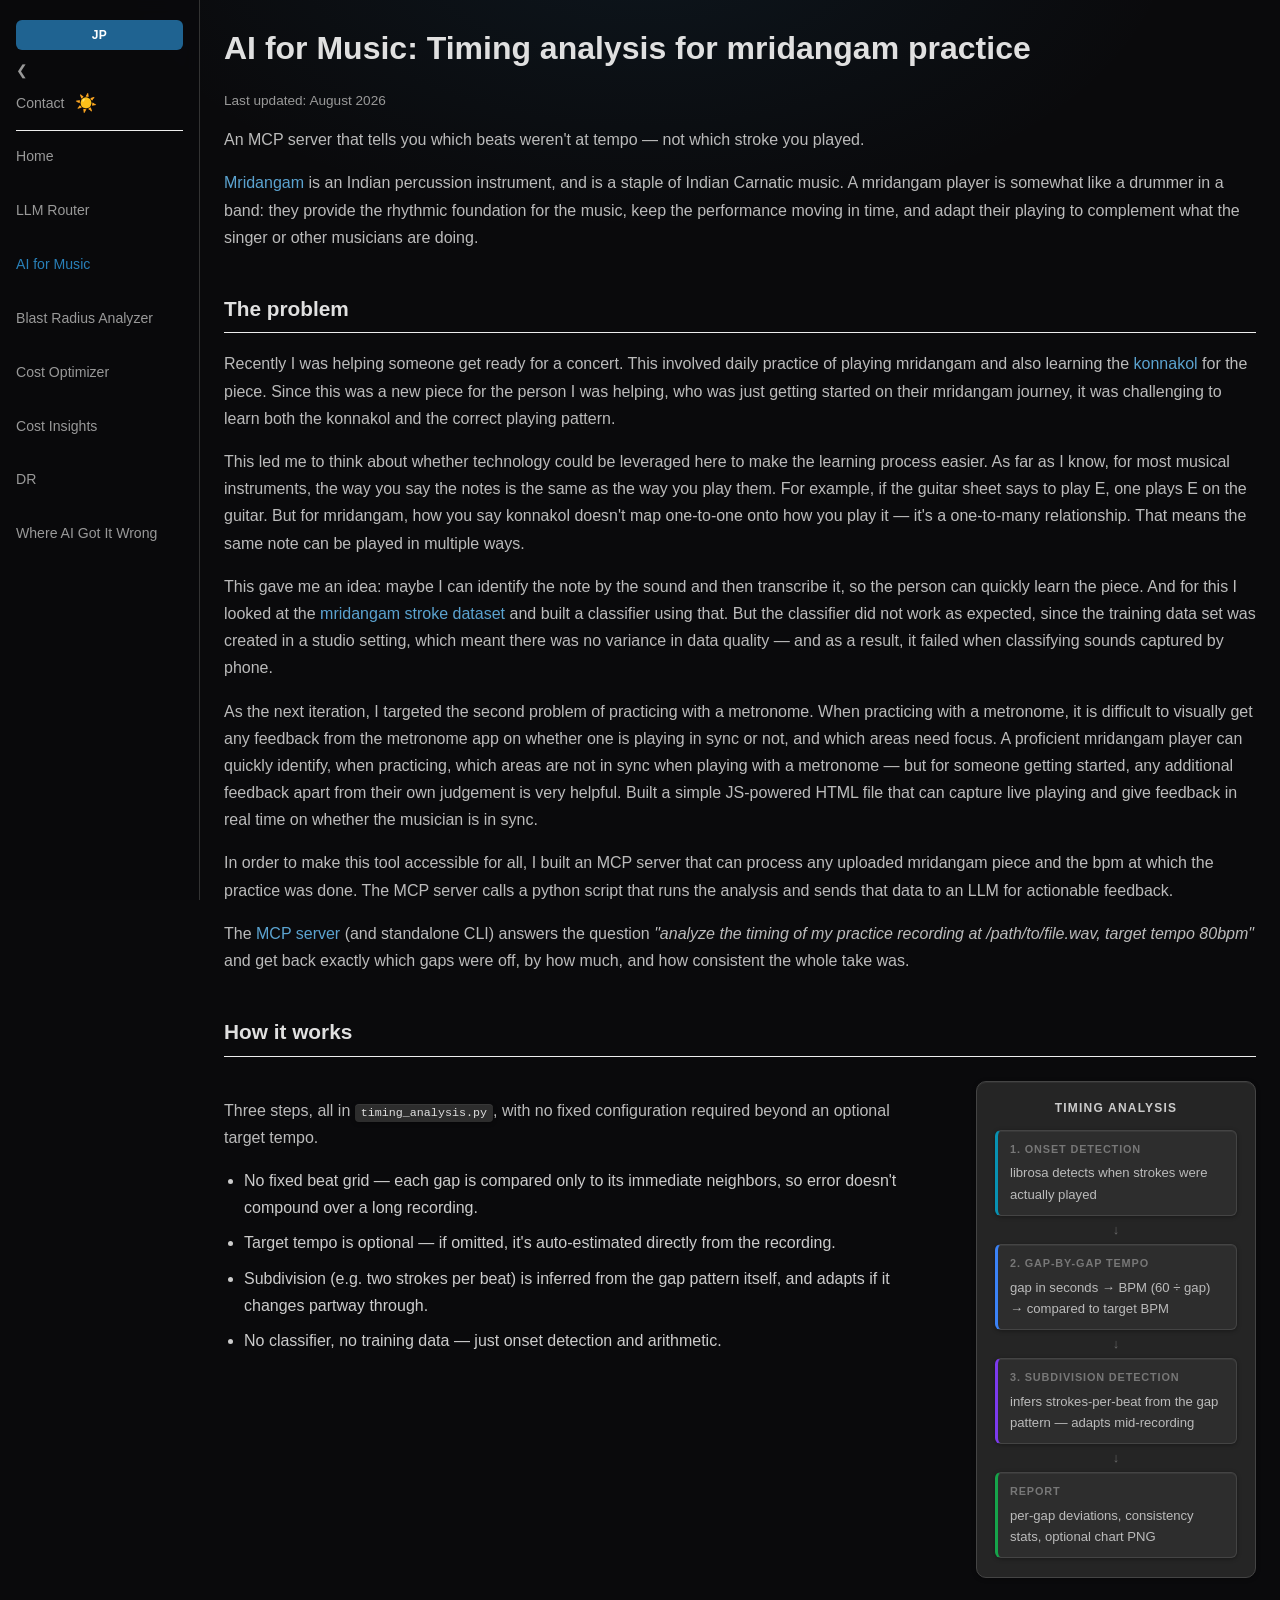
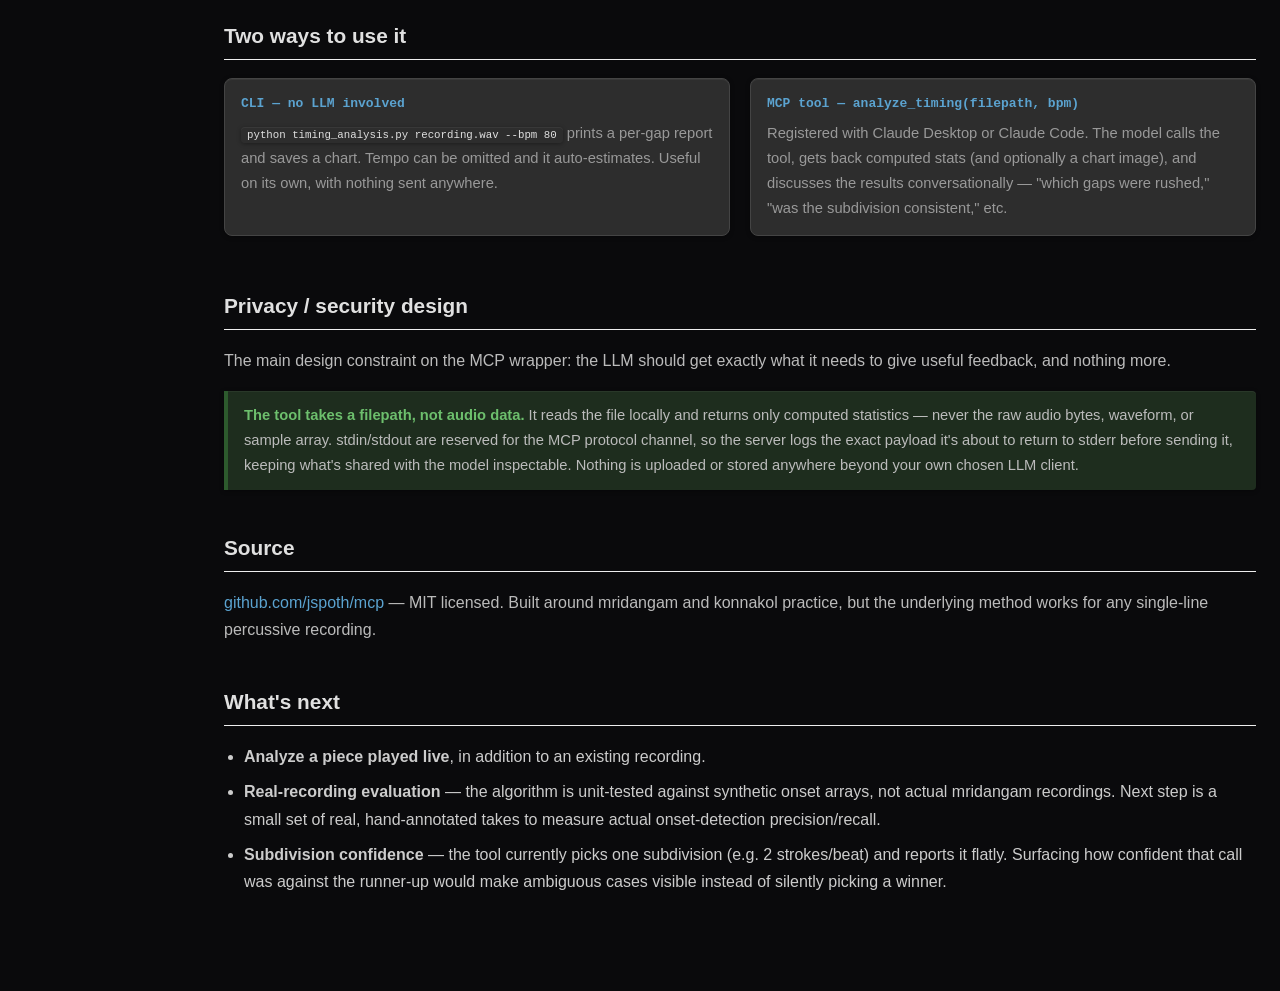
<file: music.html>
<!DOCTYPE html>
<html lang="en">
<head>
  <script src="/nav.91603561.js"></script>
  <link rel="stylesheet" href="/common.6cf8a0b5.css">
  <link rel="stylesheet" href="/dark.3041ed68.css">
  <meta charset="UTF-8" />
  <meta name="viewport" content="width=device-width, initial-scale=1.0" />
  <title>AI for Music — Timing Analysis for Mridangam Practice</title>
  <meta name="description" content="An MCP server that analyzes tempo accuracy in percussion practice recordings — onset detection and gap arithmetic, no classifier, no training data. Ask an LLM client which beats were off tempo." />
  <meta property="og:title" content="AI for Music — Timing Analysis for Mridangam Practice" />
  <meta property="og:description" content="An MCP server that analyzes tempo accuracy in percussion practice recordings — onset detection and gap arithmetic, no classifier, no training data." />
  <meta property="og:url" content="https://jspoth.com/music" />
  <meta property="og:type" content="article" />
  <link rel="canonical" href="https://jspoth.com/music" />
  <style>
    h1 { font-size: 2rem; margin-bottom: 4px; }
    h2 { font-size: 1.3rem; margin-top: 40px; border-bottom: 1px solid #eee; padding-bottom: 6px; }
    h3 { font-size: 1rem; margin-top: 24px; color: #555; }

    .section {
      display: grid;
      grid-template-columns: 1fr 280px;
      gap: 48px;
      align-items: start;
      margin-top: 24px;
    }
    @media (max-width: 740px) {
      .section { grid-template-columns: 1fr; gap: 24px; }
    }

    .diagram {
      background: #fafafa;
      border: 1.5px solid #222;
      border-radius: 10px;
      padding: 16px 18px;
      font-size: 0.82em;
    }
    .diagram-label {
      font-size: 0.75rem;
      font-weight: 700;
      text-transform: uppercase;
      letter-spacing: 0.1em;
      color: #111;
      text-align: center;
      margin-bottom: 12px;
    }
    .layer {
      background: #fff;
      border: 1px solid #e8e8e8;
      border-left: 3px solid #e8e8e8;
      border-radius: 6px;
      padding: 9px 12px;
      margin-bottom: 3px;
    }
    .layer.cyan   { border-color: #a5f3fc; border-left-color: #0891b2; }
    .layer.blue   { border-color: #bfdbfe; border-left-color: #3b82f6; }
    .layer.purple { border-color: #ddd6fe; border-left-color: #7c3aed; }
    .layer.green  { border-color: #bbf7d0; border-left-color: #16a34a; }
    .layer-title {
      font-size: 0.68rem;
      font-weight: 600;
      text-transform: uppercase;
      letter-spacing: 0.08em;
      color: #999;
      margin-bottom: 4px;
    }
    .layer-body { color: #444; line-height: 1.65; }
    .flow-arrow { text-align: center; color: #bbb; margin: 3px 0; }

    .tool-card {
      background: #fafafa;
      border: 1px solid #e8e8e8;
      border-radius: 8px;
      padding: 14px 16px;
      margin-bottom: 12px;
    }
    .tool-name { font-family: monospace; color: #2980b9; font-weight: 600; }
    .tool-card p { margin: 6px 0 0; color: #555; font-size: 0.92em; }

    .callout {
      background: #e8f5e9;
      border-left: 4px solid #27ae60;
      padding: 12px 16px;
      border-radius: 0 4px 4px 0;
      margin: 16px 0 0;
      font-size: 0.92em;
      color: #333;
    }
    .callout strong { color: #1e7e34; }

    .two-col { display: grid; grid-template-columns: 1fr 1fr; gap: 20px; margin-top: 16px; }
    @media (max-width: 640px) { .two-col { grid-template-columns: 1fr; } }
  </style>
</head>
<body>

  <nav></nav>

  <script></script>

  <h1>AI for Music: Timing analysis for mridangam practice</h1>
  <p style="font-size: 0.85em; color: #999;">Last updated: August 2026</p>
  <p class="subtitle">An MCP server that tells you which beats weren't at tempo — not which stroke you played.</p>

  <p>
    <a href="https://en.wikipedia.org/wiki/Mridangam">Mridangam</a> is an Indian percussion instrument, and is a staple of Indian Carnatic music. A mridangam player is somewhat like a drummer in a band: they provide the rhythmic foundation for the music, keep the performance moving in time, and adapt their playing to complement what the singer or other musicians are doing.
  </p>

  <h2>The problem</h2>
  <p>
    Recently I was helping someone get ready for a concert. This involved daily practice of playing mridangam and also learning the <a href="https://en.wikipedia.org/wiki/Konnakol">konnakol</a> for the piece. Since this was a new piece for the person I was helping, who was just getting started on their mridangam journey, it was challenging to learn both the konnakol and the correct playing pattern.
  </p>

  <p>
    This led me to think about whether technology could be leveraged here to make the learning process easier. As far as I know, for most musical instruments, the way you say the notes is the same as the way you play them. For example, if the guitar sheet says to play E, one plays E on the guitar. But for mridangam, how you say konnakol doesn't map one-to-one onto how you play it — it's a one-to-many relationship. That means the same note can be played in multiple ways.
  </p>

  <p>
    This gave me an idea: maybe I can identify the note by the sound and then transcribe it, so the person can quickly learn the piece. And for this I looked at the <a href="https://zenodo.org/records/1265188#.WyeMJhyxXMU">mridangam stroke dataset</a> and built a classifier using that. But the classifier did not work as expected, since the training data set was created in a studio setting, which meant there was no variance in data quality — and as a result, it failed when classifying sounds captured by phone.
  </p>

  <p>
    As the next iteration, I targeted the second problem of practicing with a metronome. When practicing with a metronome, it is difficult to visually get any feedback from the metronome app on whether one is playing in sync or not, and which areas need focus. A proficient mridangam player can quickly identify, when practicing, which areas are not in sync when playing with a metronome — but for someone getting started, any additional feedback apart from their own judgement is very helpful. Built a simple JS-powered HTML file that can capture live playing and give feedback in real time on whether the musician is in sync.
  </p>

  <p>
    In order to make this tool accessible for all, I built an MCP server that can process any uploaded mridangam piece and the bpm at which the practice was done. The MCP server calls a python script that runs the analysis and sends that data to an LLM for actionable feedback.
  </p>

  <p>
    The <a href="https://github.com/jspoth/mcp" target="_blank" rel="noopener">MCP server</a> (and standalone
    CLI) answers the question
    <em>"analyze the timing of my practice recording at /path/to/file.wav, target tempo 80bpm"</em> and get
    back exactly which gaps were off, by how much, and how consistent the whole take was.
  </p>

  <h2>How it works</h2>
  <div class="section">
    <div>
      <p>
        Three steps, all in <code>timing_analysis.py</code>, with no fixed configuration required beyond an
        optional target tempo.
      </p>
      <ul>
        <li>No fixed beat grid — each gap is compared only to its immediate neighbors, so error doesn't compound over a long recording.</li>
        <li>Target tempo is optional — if omitted, it's auto-estimated directly from the recording.</li>
        <li>Subdivision (e.g. two strokes per beat) is inferred from the gap pattern itself, and adapts if it changes partway through.</li>
        <li>No classifier, no training data — just onset detection and arithmetic.</li>
      </ul>
    </div>
    <div class="diagram">
      <div class="diagram-label">Timing Analysis</div>
      <div class="layer cyan">
        <div class="layer-title">1. Onset detection</div>
        <div class="layer-body">librosa detects when strokes were actually played</div>
      </div>
      <div class="flow-arrow">↓</div>
      <div class="layer blue">
        <div class="layer-title">2. Gap-by-gap tempo</div>
        <div class="layer-body">gap in seconds → BPM (60 ÷ gap) → compared to target BPM</div>
      </div>
      <div class="flow-arrow">↓</div>
      <div class="layer purple">
        <div class="layer-title">3. Subdivision detection</div>
        <div class="layer-body">infers strokes-per-beat from the gap pattern — adapts mid-recording</div>
      </div>
      <div class="flow-arrow">↓</div>
      <div class="layer green">
        <div class="layer-title">Report</div>
        <div class="layer-body">per-gap deviations, consistency stats, optional chart PNG</div>
      </div>
    </div>
  </div>

  <h2>Two ways to use it</h2>
  <div class="two-col">
    <div class="tool-card">
      <div class="tool-name">CLI — no LLM involved</div>
      <p>
        <code>python timing_analysis.py recording.wav --bpm 80</code> prints a per-gap report and saves a
        chart. Tempo can be omitted and it auto-estimates. Useful on its own, with nothing sent anywhere.
      </p>
    </div>
    <div class="tool-card">
      <div class="tool-name">MCP tool — analyze_timing(filepath, bpm)</div>
      <p>
        Registered with Claude Desktop or Claude Code. The model calls the tool, gets back computed stats
        (and optionally a chart image), and discusses the results conversationally — "which gaps were
        rushed," "was the subdivision consistent," etc.
      </p>
    </div>
  </div>

  <h2>Privacy / security design</h2>
  <p>
    The main design constraint on the MCP wrapper: the LLM should get exactly what it needs to give useful
    feedback, and nothing more.
  </p>
  <div class="callout">
    <strong>The tool takes a filepath, not audio data.</strong> It reads the file locally and returns only
    computed statistics — never the raw audio bytes, waveform, or sample array. stdin/stdout are reserved
    for the MCP protocol channel, so the server logs the exact payload it's about to return to stderr before
    sending it, keeping what's shared with the model inspectable. Nothing is uploaded or stored anywhere
    beyond your own chosen LLM client.
  </div>

  <h2>Source</h2>
  <p>
    <a href="https://github.com/jspoth/mcp" target="_blank" rel="noopener">github.com/jspoth/mcp</a> —
    MIT licensed. Built around mridangam and konnakol practice, but the underlying method works for any
    single-line percussive recording.
  </p>

  <h2>What's next</h2>
  <ul>
    <li><strong>Analyze a piece played live</strong>, in addition to an existing recording.</li>
    <li><strong>Real-recording evaluation</strong> — the algorithm is unit-tested against synthetic onset
    arrays, not actual mridangam recordings. Next step is a small set of real, hand-annotated takes to
    measure actual onset-detection precision/recall.</li>
    <li><strong>Subdivision confidence</strong> — the tool currently picks one subdivision (e.g. 2
    strokes/beat) and reports it flatly. Surfacing how confident that call was against the runner-up
    would make ambiguous cases visible instead of silently picking a winner.</li>
  </ul>

</body>
</html>
</file>
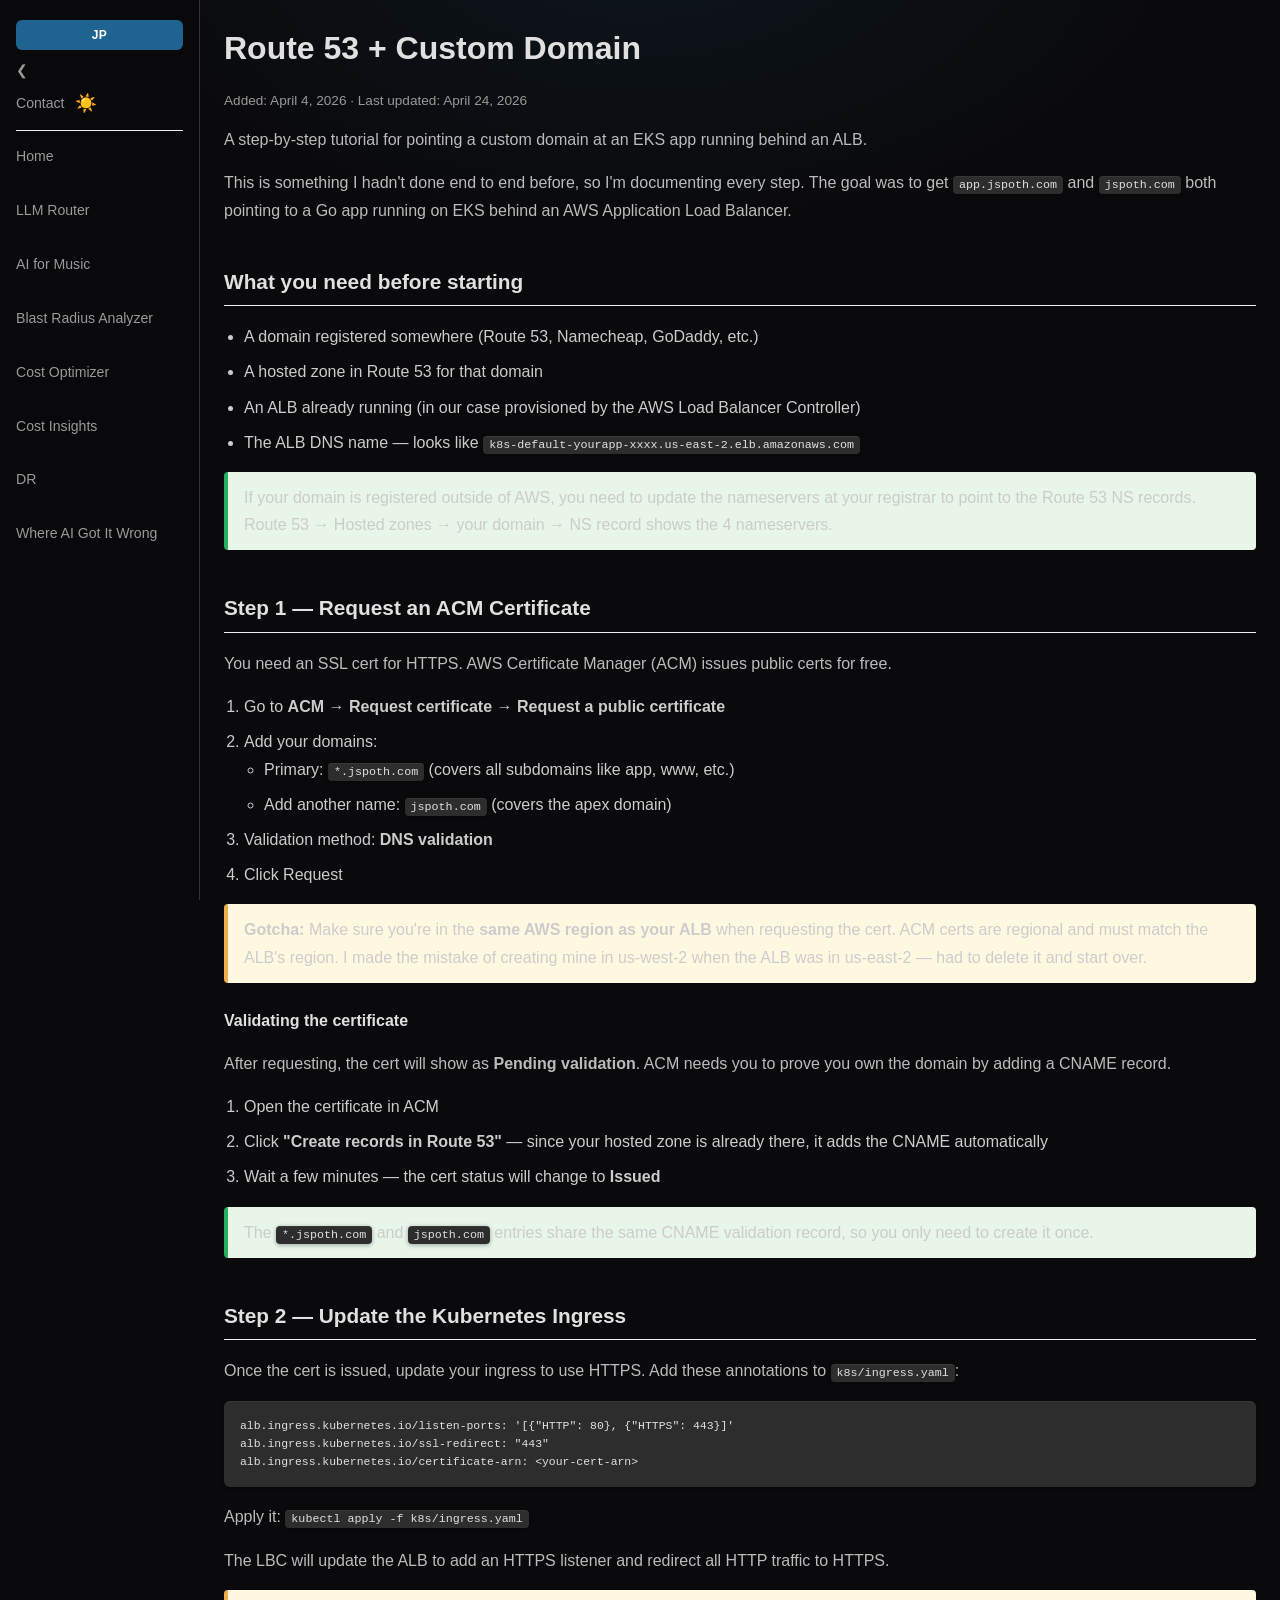
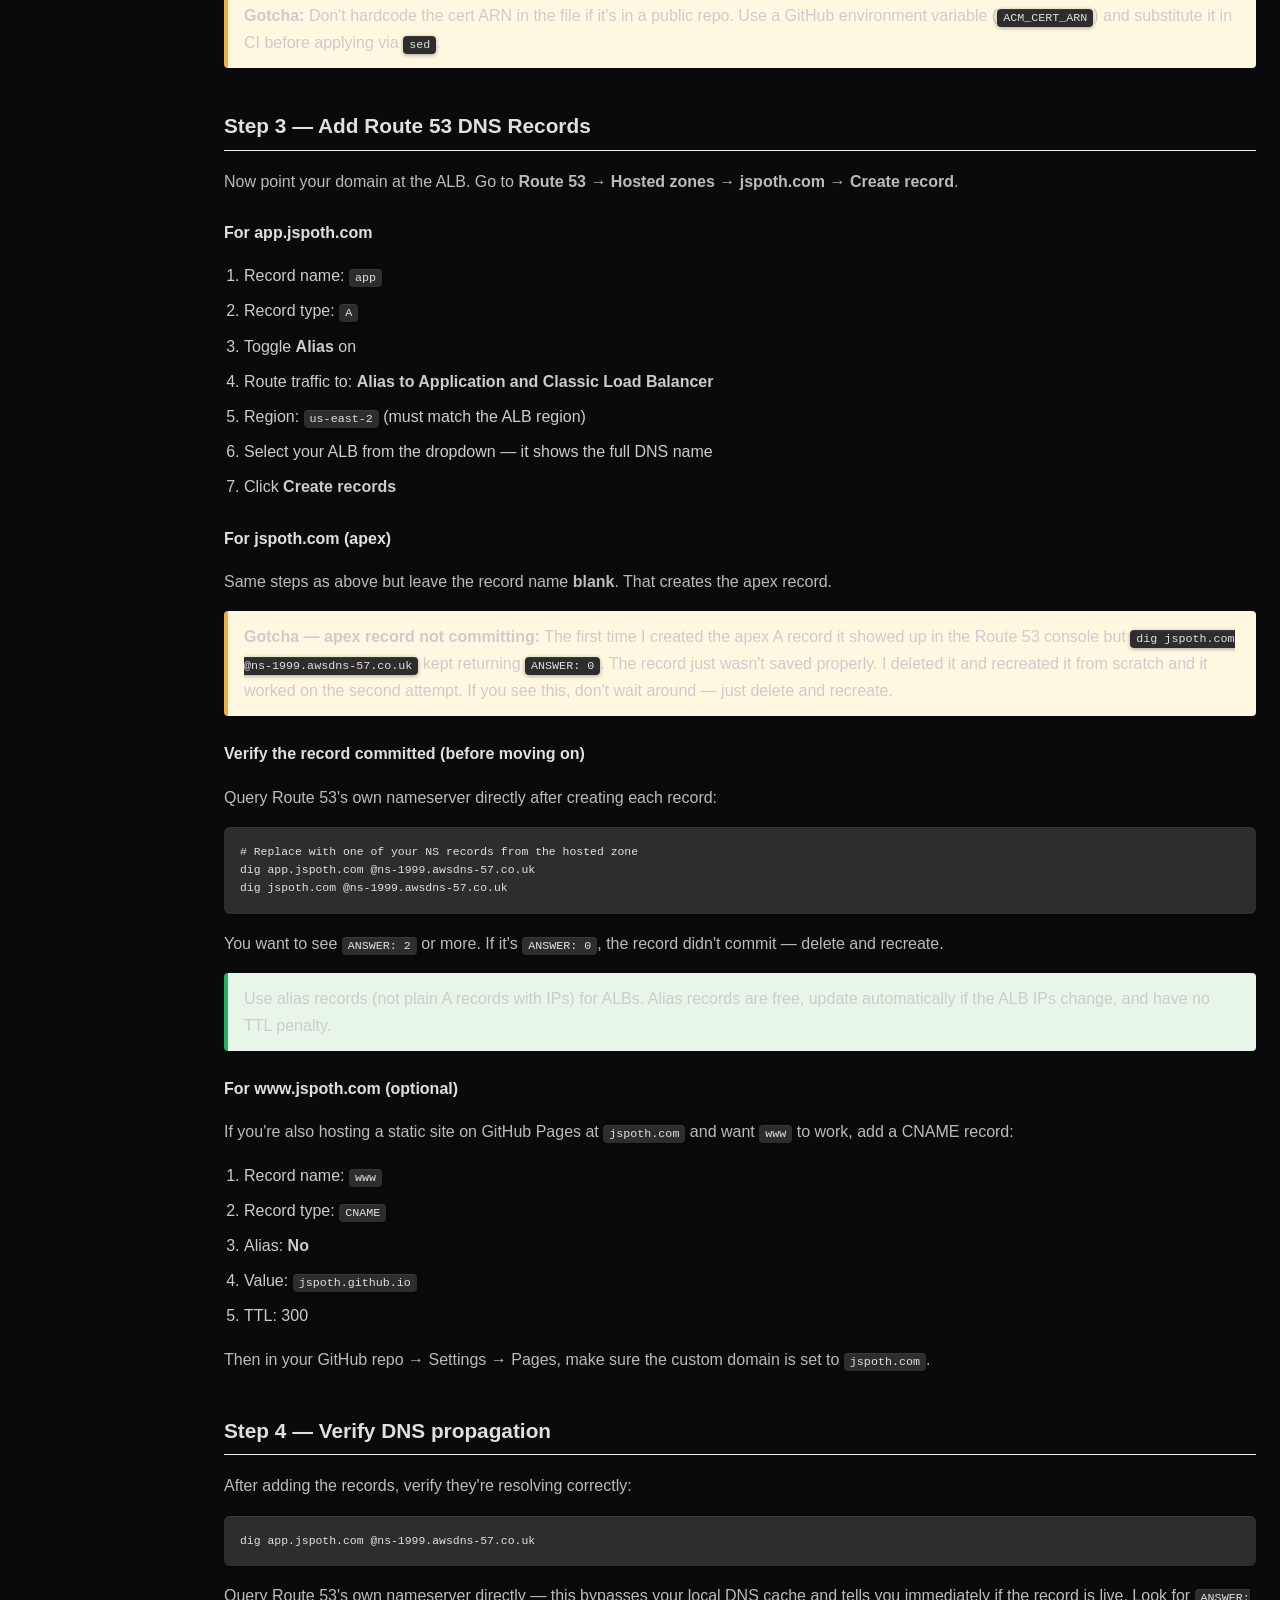
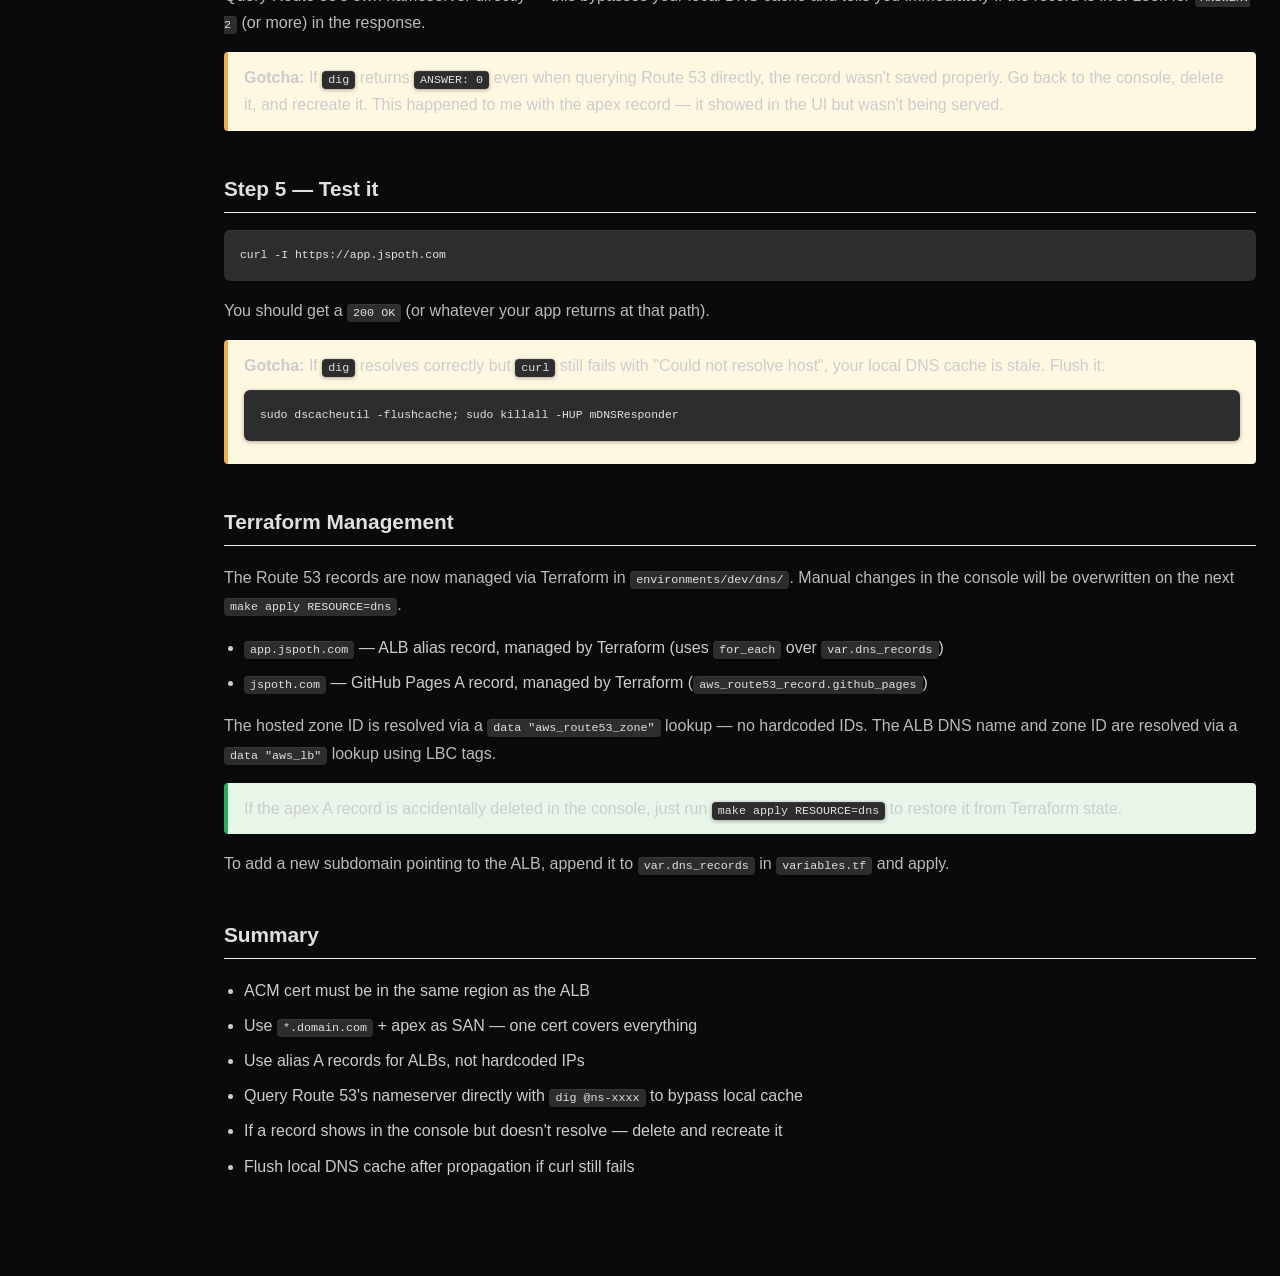
<file: route53.html>
<!DOCTYPE html>
<html lang="en">
<head>
  <script src="/nav.91603561.js"></script>
  <link rel="stylesheet" href="/common.6cf8a0b5.css">
  <link rel="stylesheet" href="/dark.3041ed68.css">
  <meta charset="UTF-8" />
  <meta name="viewport" content="width=device-width, initial-scale=1.0" />
  <title>Route 53 + Custom Domain Tutorial</title>
  <meta name="description" content="Step-by-step guide to connecting a custom domain to an EKS-hosted site using Route 53, ACM certificates, and a Kubernetes Ingress — including DNS propagation verification." />
  <meta property="og:title" content="Route 53 + Custom Domain Tutorial" />
  <meta property="og:description" content="Step-by-step guide to connecting a custom domain to an EKS-hosted site using Route 53, ACM certificates, and a Kubernetes Ingress — including DNS propagation verification." />
  <meta property="og:url" content="https://jspoth.com/route53" />
  <meta property="og:type" content="article" />
  <link rel="canonical" href="https://jspoth.com/route53" />
  <style>
    h1 { font-size: 2rem; margin-bottom: 4px; }
    h2 { font-size: 1.3rem; margin-top: 40px; border-bottom: 1px solid #eee; padding-bottom: 6px; }
    h3 { font-size: 1rem; margin-top: 24px; color: #555; }
    .gotcha {
      background: #fff8e1;
      border-left: 4px solid #f0ad4e;
      padding: 12px 16px;
      border-radius: 4px;
      margin: 16px 0;
    }
    .tip {
      background: #e8f5e9;
      border-left: 4px solid #27ae60;
      padding: 12px 16px;
      border-radius: 4px;
      margin: 16px 0;
    }
    ol, ul { padding-left: 20px; }
  </style>
</head>
<body>

  <nav></nav>

  <script>
  </script>

  <h1>Route 53 + Custom Domain</h1>
  <p style="font-size: 0.85em; color: #999;">Added: April 4, 2026 &middot; Last updated: April 24, 2026</p>
  <p class="subtitle">A step-by-step tutorial for pointing a custom domain at an EKS app running behind an ALB.</p>

  <p>
    This is something I hadn't done end to end before, so I'm documenting every step.
    The goal was to get <code>app.jspoth.com</code> and <code>jspoth.com</code> both pointing to
    a Go app running on EKS behind an AWS Application Load Balancer.
  </p>

  <h2>What you need before starting</h2>
  <ul>
    <li>A domain registered somewhere (Route 53, Namecheap, GoDaddy, etc.)</li>
    <li>A hosted zone in Route 53 for that domain</li>
    <li>An ALB already running (in our case provisioned by the AWS Load Balancer Controller)</li>
    <li>The ALB DNS name — looks like <code>k8s-default-yourapp-xxxx.us-east-2.elb.amazonaws.com</code></li>
  </ul>

  <div class="tip">
    If your domain is registered outside of AWS, you need to update the nameservers at your registrar
    to point to the Route 53 NS records. Route 53 → Hosted zones → your domain → NS record shows the 4 nameservers.
  </div>

  <h2>Step 1 — Request an ACM Certificate</h2>
  <p>
    You need an SSL cert for HTTPS. AWS Certificate Manager (ACM) issues public certs for free.
  </p>
  <ol>
    <li>Go to <strong>ACM → Request certificate → Request a public certificate</strong></li>
    <li>
      Add your domains:
      <ul>
        <li>Primary: <code>*.jspoth.com</code> (covers all subdomains like app, www, etc.)</li>
        <li>Add another name: <code>jspoth.com</code> (covers the apex domain)</li>
      </ul>
    </li>
    <li>Validation method: <strong>DNS validation</strong></li>
    <li>Click Request</li>
  </ol>

  <div class="gotcha">
    <strong>Gotcha:</strong> Make sure you're in the <strong>same AWS region as your ALB</strong> when requesting the cert.
    ACM certs are regional and must match the ALB's region. I made the mistake of creating mine in us-west-2
    when the ALB was in us-east-2 — had to delete it and start over.
  </div>

  <h3>Validating the certificate</h3>
  <p>
    After requesting, the cert will show as <strong>Pending validation</strong>.
    ACM needs you to prove you own the domain by adding a CNAME record.
  </p>
  <ol>
    <li>Open the certificate in ACM</li>
    <li>Click <strong>"Create records in Route 53"</strong> — since your hosted zone is already there, it adds the CNAME automatically</li>
    <li>Wait a few minutes — the cert status will change to <strong>Issued</strong></li>
  </ol>

  <div class="tip">
    The <code>*.jspoth.com</code> and <code>jspoth.com</code> entries share the same CNAME validation record,
    so you only need to create it once.
  </div>

  <h2>Step 2 — Update the Kubernetes Ingress</h2>
  <p>
    Once the cert is issued, update your ingress to use HTTPS. Add these annotations to <code>k8s/ingress.yaml</code>:
  </p>
  <pre>alb.ingress.kubernetes.io/listen-ports: '[{"HTTP": 80}, {"HTTPS": 443}]'
alb.ingress.kubernetes.io/ssl-redirect: "443"
alb.ingress.kubernetes.io/certificate-arn: &lt;your-cert-arn&gt;</pre>
  <p>
    Apply it: <code>kubectl apply -f k8s/ingress.yaml</code>
  </p>
  <p>
    The LBC will update the ALB to add an HTTPS listener and redirect all HTTP traffic to HTTPS.
  </p>

  <div class="gotcha">
    <strong>Gotcha:</strong> Don't hardcode the cert ARN in the file if it's in a public repo.
    Use a GitHub environment variable (<code>ACM_CERT_ARN</code>) and substitute it in CI before applying via <code>sed</code>.
  </div>

  <h2>Step 3 — Add Route 53 DNS Records</h2>
  <p>
    Now point your domain at the ALB. Go to <strong>Route 53 → Hosted zones → jspoth.com → Create record</strong>.
  </p>

  <h3>For app.jspoth.com</h3>
  <ol>
    <li>Record name: <code>app</code></li>
    <li>Record type: <code>A</code></li>
    <li>Toggle <strong>Alias</strong> on</li>
    <li>Route traffic to: <strong>Alias to Application and Classic Load Balancer</strong></li>
    <li>Region: <code>us-east-2</code> (must match the ALB region)</li>
    <li>Select your ALB from the dropdown — it shows the full DNS name</li>
    <li>Click <strong>Create records</strong></li>
  </ol>

  <h3>For jspoth.com (apex)</h3>
  <p>Same steps as above but leave the record name <strong>blank</strong>. That creates the apex record.</p>

  <div class="gotcha">
    <strong>Gotcha — apex record not committing:</strong> The first time I created the apex A record it showed up
    in the Route 53 console but <code>dig jspoth.com @ns-1999.awsdns-57.co.uk</code> kept returning
    <code>ANSWER: 0</code>. The record just wasn't saved properly. I deleted it and recreated it from scratch
    and it worked on the second attempt. If you see this, don't wait around — just delete and recreate.
  </div>

  <h3>Verify the record committed (before moving on)</h3>
  <p>Query Route 53's own nameserver directly after creating each record:</p>
  <pre># Replace with one of your NS records from the hosted zone
dig app.jspoth.com @ns-1999.awsdns-57.co.uk
dig jspoth.com @ns-1999.awsdns-57.co.uk</pre>
  <p>You want to see <code>ANSWER: 2</code> or more. If it's <code>ANSWER: 0</code>, the record didn't commit — delete and recreate.</p>

  <div class="tip">
    Use alias records (not plain A records with IPs) for ALBs. Alias records are free, update automatically
    if the ALB IPs change, and have no TTL penalty.
  </div>

  <h3>For www.jspoth.com (optional)</h3>
  <p>
    If you're also hosting a static site on GitHub Pages at <code>jspoth.com</code> and want <code>www</code> to work,
    add a CNAME record:
  </p>
  <ol>
    <li>Record name: <code>www</code></li>
    <li>Record type: <code>CNAME</code></li>
    <li>Alias: <strong>No</strong></li>
    <li>Value: <code>jspoth.github.io</code></li>
    <li>TTL: 300</li>
  </ol>
  <p>Then in your GitHub repo → Settings → Pages, make sure the custom domain is set to <code>jspoth.com</code>.</p>

  <h2>Step 4 — Verify DNS propagation</h2>
  <p>After adding the records, verify they're resolving correctly:</p>
  <pre>dig app.jspoth.com @ns-1999.awsdns-57.co.uk</pre>
  <p>
    Query Route 53's own nameserver directly — this bypasses your local DNS cache and tells you
    immediately if the record is live. Look for <code>ANSWER: 2</code> (or more) in the response.
  </p>

  <div class="gotcha">
    <strong>Gotcha:</strong> If <code>dig</code> returns <code>ANSWER: 0</code> even when querying Route 53 directly,
    the record wasn't saved properly. Go back to the console, delete it, and recreate it.
    This happened to me with the apex record — it showed in the UI but wasn't being served.
  </div>

  <h2>Step 5 — Test it</h2>
  <pre>curl -I https://app.jspoth.com</pre>
  <p>You should get a <code>200 OK</code> (or whatever your app returns at that path).</p>

  <div class="gotcha">
    <strong>Gotcha:</strong> If <code>dig</code> resolves correctly but <code>curl</code> still fails with
    "Could not resolve host", your local DNS cache is stale. Flush it:
    <pre>sudo dscacheutil -flushcache; sudo killall -HUP mDNSResponder</pre>
  </div>

  <h2>Terraform Management</h2>
  <p>
    The Route 53 records are now managed via Terraform in <code>environments/dev/dns/</code>.
    Manual changes in the console will be overwritten on the next <code>make apply RESOURCE=dns</code>.
  </p>
  <ul>
    <li><code>app.jspoth.com</code> — ALB alias record, managed by Terraform (uses <code>for_each</code> over <code>var.dns_records</code>)</li>
    <li><code>jspoth.com</code> — GitHub Pages A record, managed by Terraform (<code>aws_route53_record.github_pages</code>)</li>
  </ul>
  <p>
    The hosted zone ID is resolved via a <code>data "aws_route53_zone"</code> lookup — no hardcoded IDs.
    The ALB DNS name and zone ID are resolved via a <code>data "aws_lb"</code> lookup using LBC tags.
  </p>
  <div class="tip">
    If the apex A record is accidentally deleted in the console, just run <code>make apply RESOURCE=dns</code>
    to restore it from Terraform state.
  </div>
  <p>To add a new subdomain pointing to the ALB, append it to <code>var.dns_records</code> in <code>variables.tf</code> and apply.</p>

  <h2>Summary</h2>
  <ul>
    <li>ACM cert must be in the same region as the ALB</li>
    <li>Use <code>*.domain.com</code> + apex as SAN — one cert covers everything</li>
    <li>Use alias A records for ALBs, not hardcoded IPs</li>
    <li>Query Route 53's nameserver directly with <code>dig @ns-xxxx</code> to bypass local cache</li>
    <li>If a record shows in the console but doesn't resolve — delete and recreate it</li>
    <li>Flush local DNS cache after propagation if curl still fails</li>
  </ul>

</body>
</html>
</file>
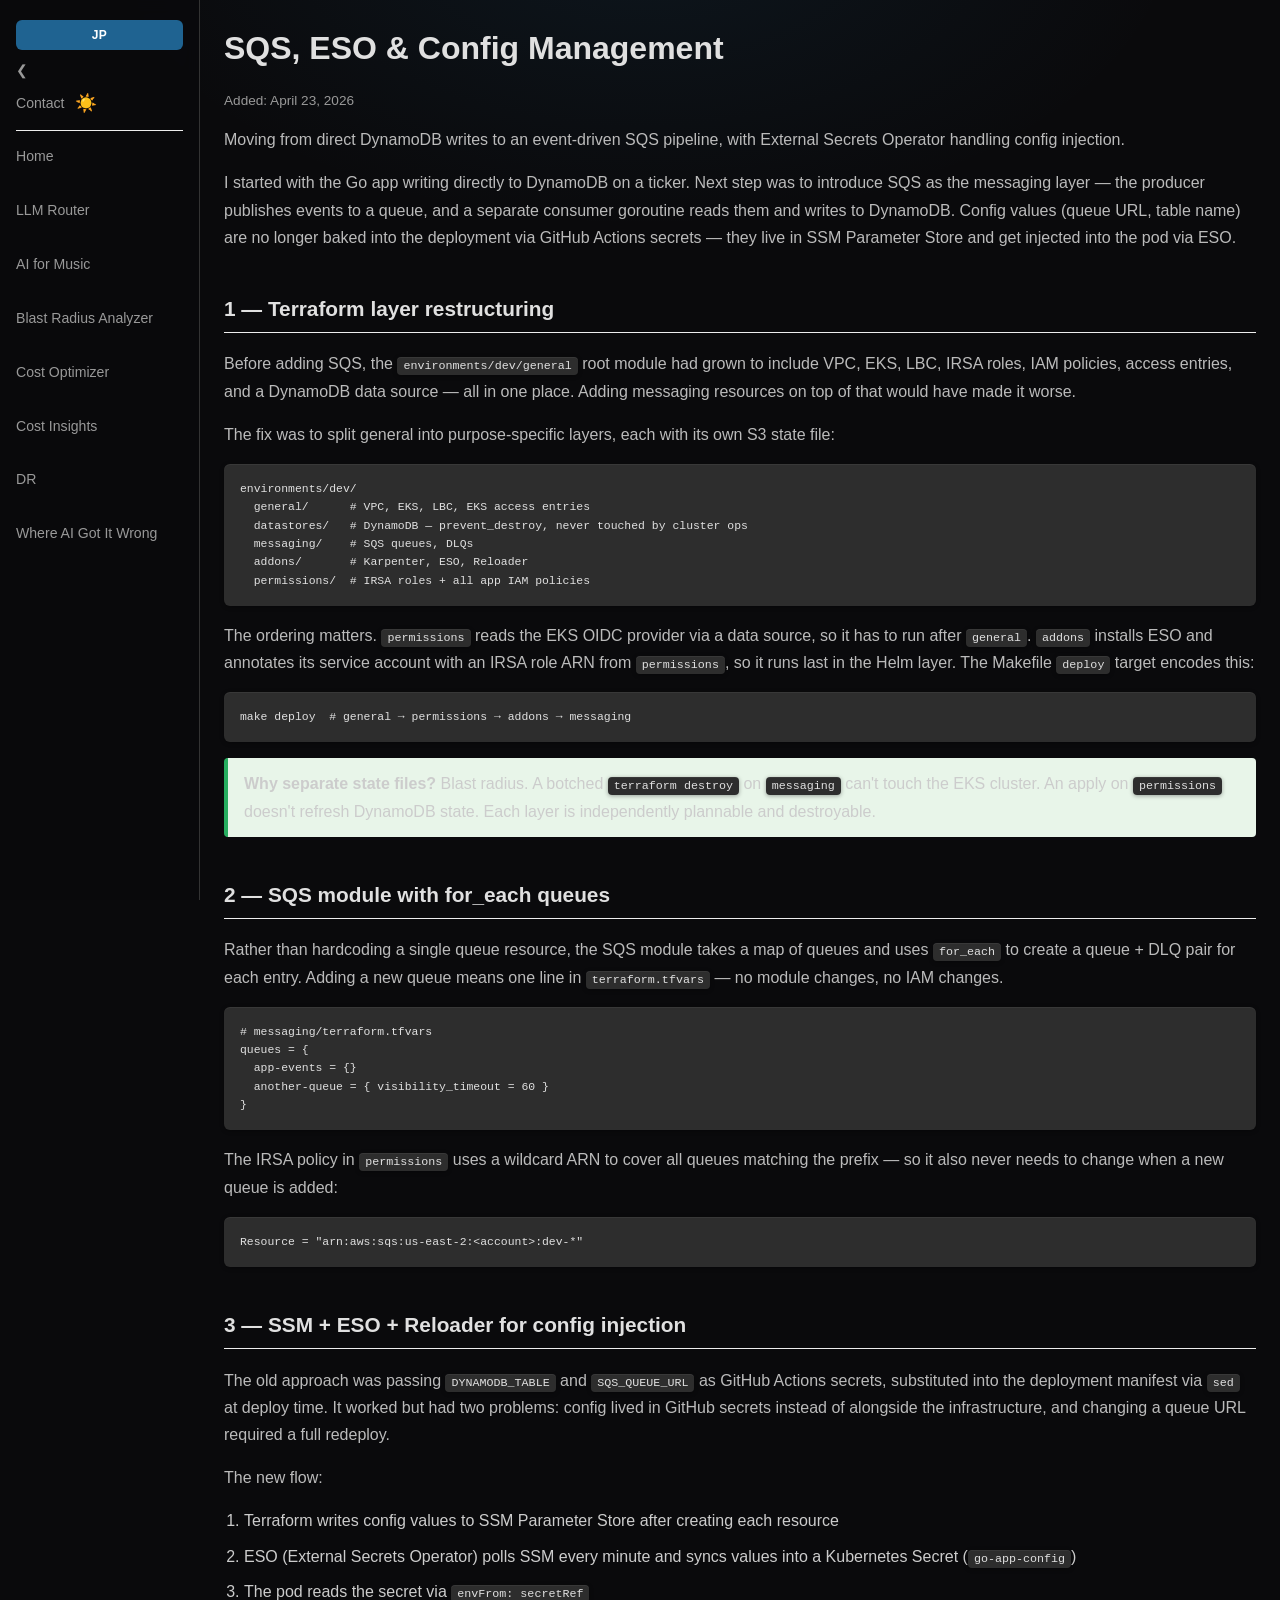
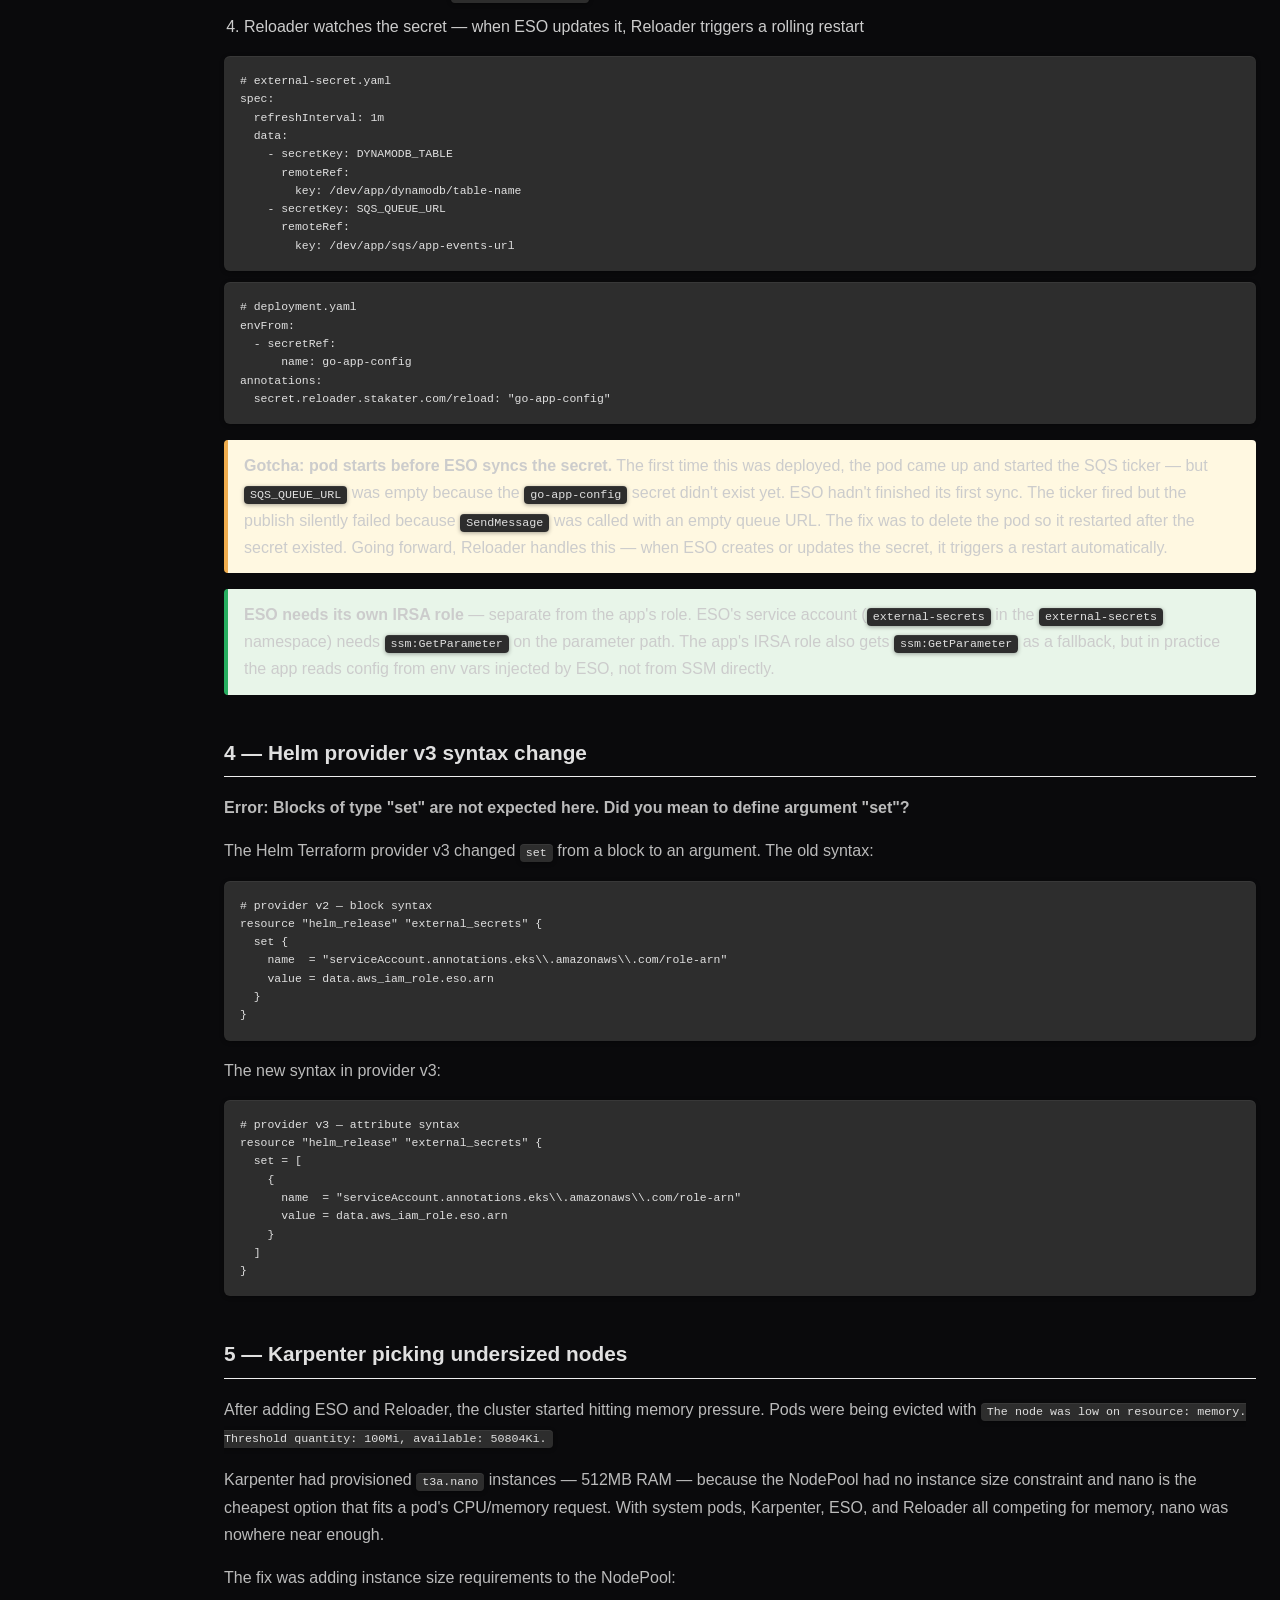
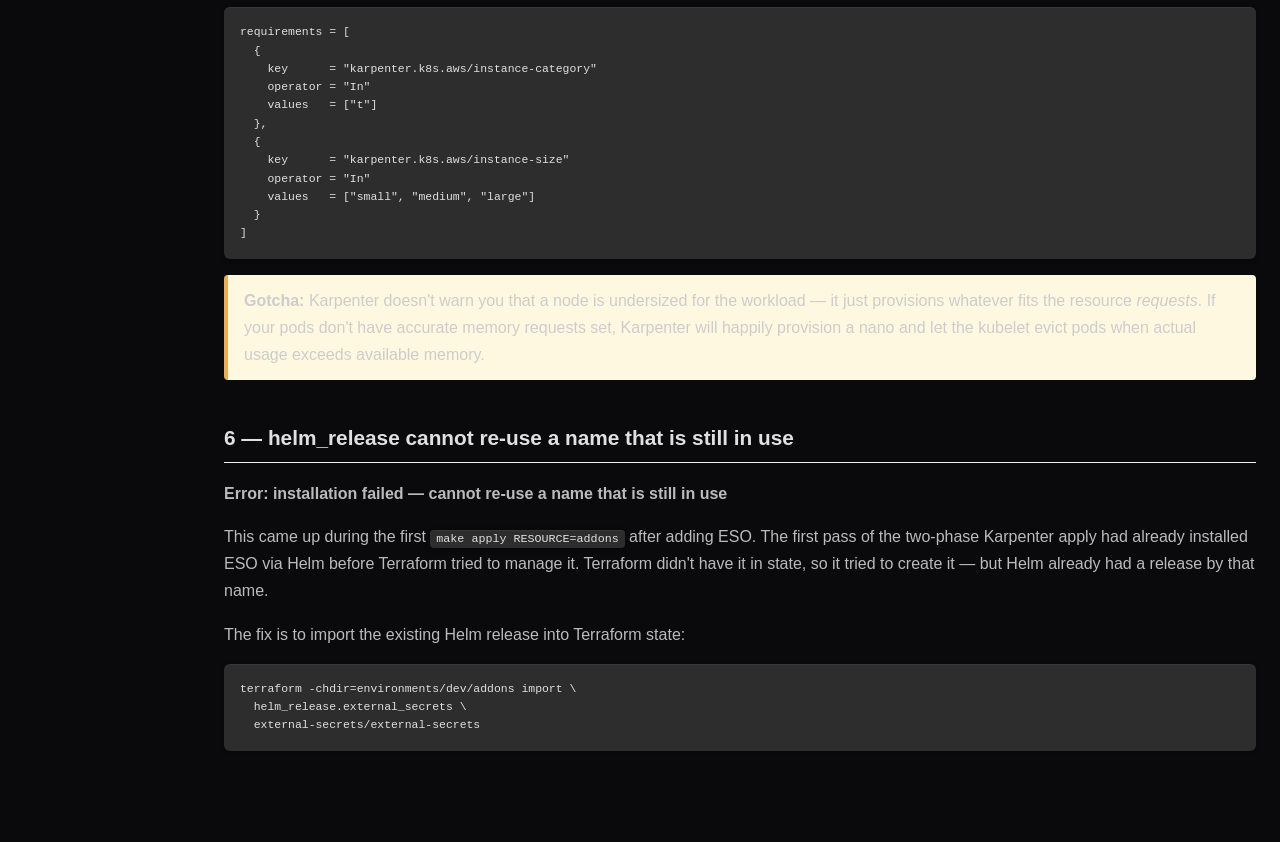
<file: sqs.html>
<!DOCTYPE html>
<html lang="en">
<head>
  <script src="/nav.91603561.js"></script>
  <link rel="stylesheet" href="/common.6cf8a0b5.css">
  <link rel="stylesheet" href="/dark.3041ed68.css">
  <meta charset="UTF-8" />
  <meta name="viewport" content="width=device-width, initial-scale=1.0" />
  <title>SQS, ESO &amp; Config Management on EKS</title>
  <meta name="description" content="How SQS queues, External Secrets Operator, and SSM Parameter Store were wired together on EKS — including Terraform restructuring and real gotchas hit along the way." />
  <meta property="og:title" content="SQS, ESO &amp; Config Management on EKS" />
  <meta property="og:description" content="How SQS queues, External Secrets Operator, and SSM Parameter Store were wired together on EKS — including Terraform restructuring and real gotchas hit along the way." />
  <meta property="og:url" content="https://jspoth.com/sqs" />
  <meta property="og:type" content="article" />
  <link rel="canonical" href="https://jspoth.com/sqs" />
  <style>
    h1 { font-size: 2rem; margin-bottom: 4px; }
    h2 { font-size: 1.3rem; margin-top: 40px; border-bottom: 1px solid #eee; padding-bottom: 6px; }
    h3 { font-size: 1rem; margin-top: 24px; color: #555; }
    .error { color: #c0392b; font-weight: 600; }
    .gotcha {
      background: #fff8e1;
      border-left: 4px solid #f0ad4e;
      padding: 12px 16px;
      border-radius: 4px;
      margin: 16px 0;
    }
    .tip {
      background: #e8f5e9;
      border-left: 4px solid #27ae60;
      padding: 12px 16px;
      border-radius: 4px;
      margin: 16px 0;
    }
    ol, ul { padding-left: 20px; }
  </style>
</head>
<body>

  <nav></nav>

  <script>
  </script>

  <h1>SQS, ESO &amp; Config Management</h1>
  <p style="font-size: 0.85em; color: #999;">Added: April 23, 2026</p>
  <p class="subtitle">Moving from direct DynamoDB writes to an event-driven SQS pipeline, with External Secrets Operator handling config injection.</p>

  <p>
    I started with the Go app writing directly to DynamoDB on a ticker. Next step was to introduce SQS as the messaging layer —
    the producer publishes events to a queue, and a separate consumer goroutine reads them and writes to DynamoDB.
    Config values (queue URL, table name) are no longer baked into the deployment via GitHub Actions secrets —
    they live in SSM Parameter Store and get injected into the pod via ESO.
  </p>

  <h2>1 — Terraform layer restructuring</h2>
  <p>
    Before adding SQS, the <code>environments/dev/general</code> root module had grown to include VPC, EKS, LBC,
    IRSA roles, IAM policies, access entries, and a DynamoDB data source — all in one place. Adding messaging
    resources on top of that would have made it worse.
  </p>
  <p>
    The fix was to split general into purpose-specific layers, each with its own S3 state file:
  </p>
  <pre>environments/dev/
  general/      # VPC, EKS, LBC, EKS access entries
  datastores/   # DynamoDB — prevent_destroy, never touched by cluster ops
  messaging/    # SQS queues, DLQs
  addons/       # Karpenter, ESO, Reloader
  permissions/  # IRSA roles + all app IAM policies</pre>
  <p>
    The ordering matters. <code>permissions</code> reads the EKS OIDC provider via a data source, so it has to run
    after <code>general</code>. <code>addons</code> installs ESO and annotates its service account with an IRSA role ARN
    from <code>permissions</code>, so it runs last in the Helm layer. The Makefile <code>deploy</code> target encodes this:
  </p>
  <pre>make deploy  # general → permissions → addons → messaging</pre>
  <div class="tip">
    <strong>Why separate state files?</strong> Blast radius. A botched <code>terraform destroy</code> on <code>messaging</code>
    can't touch the EKS cluster. An apply on <code>permissions</code> doesn't refresh DynamoDB state. Each layer is independently
    plannable and destroyable.
  </div>

  <h2>2 — SQS module with for_each queues</h2>
  <p>
    Rather than hardcoding a single queue resource, the SQS module takes a map of queues and uses <code>for_each</code>
    to create a queue + DLQ pair for each entry. Adding a new queue means one line in <code>terraform.tfvars</code> — no
    module changes, no IAM changes.
  </p>
  <pre># messaging/terraform.tfvars
queues = {
  app-events = {}
  another-queue = { visibility_timeout = 60 }
}</pre>
  <p>
    The IRSA policy in <code>permissions</code> uses a wildcard ARN to cover all queues matching the prefix —
    so it also never needs to change when a new queue is added:
  </p>
  <pre>Resource = "arn:aws:sqs:us-east-2:&lt;account&gt;:dev-*"</pre>

  <h2>3 — SSM + ESO + Reloader for config injection</h2>
  <p>
    The old approach was passing <code>DYNAMODB_TABLE</code> and <code>SQS_QUEUE_URL</code> as GitHub Actions
    secrets, substituted into the deployment manifest via <code>sed</code> at deploy time. It worked but had two
    problems: config lived in GitHub secrets instead of alongside the infrastructure, and changing a queue URL
    required a full redeploy.
  </p>
  <p>The new flow:</p>
  <ol>
    <li>Terraform writes config values to SSM Parameter Store after creating each resource</li>
    <li>ESO (External Secrets Operator) polls SSM every minute and syncs values into a Kubernetes Secret (<code>go-app-config</code>)</li>
    <li>The pod reads the secret via <code>envFrom: secretRef</code></li>
    <li>Reloader watches the secret — when ESO updates it, Reloader triggers a rolling restart</li>
  </ol>
  <pre># external-secret.yaml
spec:
  refreshInterval: 1m
  data:
    - secretKey: DYNAMODB_TABLE
      remoteRef:
        key: /dev/app/dynamodb/table-name
    - secretKey: SQS_QUEUE_URL
      remoteRef:
        key: /dev/app/sqs/app-events-url</pre>
  <pre># deployment.yaml
envFrom:
  - secretRef:
      name: go-app-config
annotations:
  secret.reloader.stakater.com/reload: "go-app-config"</pre>
  <div class="gotcha">
    <strong>Gotcha: pod starts before ESO syncs the secret.</strong> The first time this was deployed, the pod came up
    and started the SQS ticker — but <code>SQS_QUEUE_URL</code> was empty because the <code>go-app-config</code>
    secret didn't exist yet. ESO hadn't finished its first sync. The ticker fired but the publish silently failed
    because <code>SendMessage</code> was called with an empty queue URL.
    The fix was to delete the pod so it restarted after the secret existed. Going forward, Reloader handles this —
    when ESO creates or updates the secret, it triggers a restart automatically.
  </div>
  <div class="tip">
    <strong>ESO needs its own IRSA role</strong> — separate from the app's role. ESO's service account
    (<code>external-secrets</code> in the <code>external-secrets</code> namespace) needs <code>ssm:GetParameter</code>
    on the parameter path. The app's IRSA role also gets <code>ssm:GetParameter</code> as a fallback, but in practice
    the app reads config from env vars injected by ESO, not from SSM directly.
  </div>

  <h2>4 — Helm provider v3 syntax change</h2>
  <p class="error">Error: Blocks of type "set" are not expected here. Did you mean to define argument "set"?</p>
  <p>
    The Helm Terraform provider v3 changed <code>set</code> from a block to an argument. The old syntax:
  </p>
  <pre># provider v2 — block syntax
resource "helm_release" "external_secrets" {
  set {
    name  = "serviceAccount.annotations.eks\\.amazonaws\\.com/role-arn"
    value = data.aws_iam_role.eso.arn
  }
}</pre>
  <p>The new syntax in provider v3:</p>
  <pre># provider v3 — attribute syntax
resource "helm_release" "external_secrets" {
  set = [
    {
      name  = "serviceAccount.annotations.eks\\.amazonaws\\.com/role-arn"
      value = data.aws_iam_role.eso.arn
    }
  ]
}</pre>

  <h2>5 — Karpenter picking undersized nodes</h2>
  <p>
    After adding ESO and Reloader, the cluster started hitting memory pressure. Pods were being evicted
    with <code>The node was low on resource: memory. Threshold quantity: 100Mi, available: 50804Ki.</code>
  </p>
  <p>
    Karpenter had provisioned <code>t3a.nano</code> instances — 512MB RAM — because the NodePool had no
    instance size constraint and nano is the cheapest option that fits a pod's CPU/memory request.
    With system pods, Karpenter, ESO, and Reloader all competing for memory, nano was nowhere near enough.
  </p>
  <p>
    The fix was adding instance size requirements to the NodePool:
  </p>
  <pre>requirements = [
  {
    key      = "karpenter.k8s.aws/instance-category"
    operator = "In"
    values   = ["t"]
  },
  {
    key      = "karpenter.k8s.aws/instance-size"
    operator = "In"
    values   = ["small", "medium", "large"]
  }
]</pre>
  <div class="gotcha">
    <strong>Gotcha:</strong> Karpenter doesn't warn you that a node is undersized for the workload — it just provisions
    whatever fits the resource <em>requests</em>. If your pods don't have accurate memory requests set, Karpenter
    will happily provision a nano and let the kubelet evict pods when actual usage exceeds available memory.
  </div>

  <h2>6 — helm_release cannot re-use a name that is still in use</h2>
  <p class="error">Error: installation failed — cannot re-use a name that is still in use</p>
  <p>
    This came up during the first <code>make apply RESOURCE=addons</code> after adding ESO. The first pass of the
    two-phase Karpenter apply had already installed ESO via Helm before Terraform tried to manage it.
    Terraform didn't have it in state, so it tried to create it — but Helm already had a release by that name.
  </p>
  <p>
    The fix is to import the existing Helm release into Terraform state:
  </p>
  <pre>terraform -chdir=environments/dev/addons import \
  helm_release.external_secrets \
  external-secrets/external-secrets</pre>

</body>
</html>
</file>
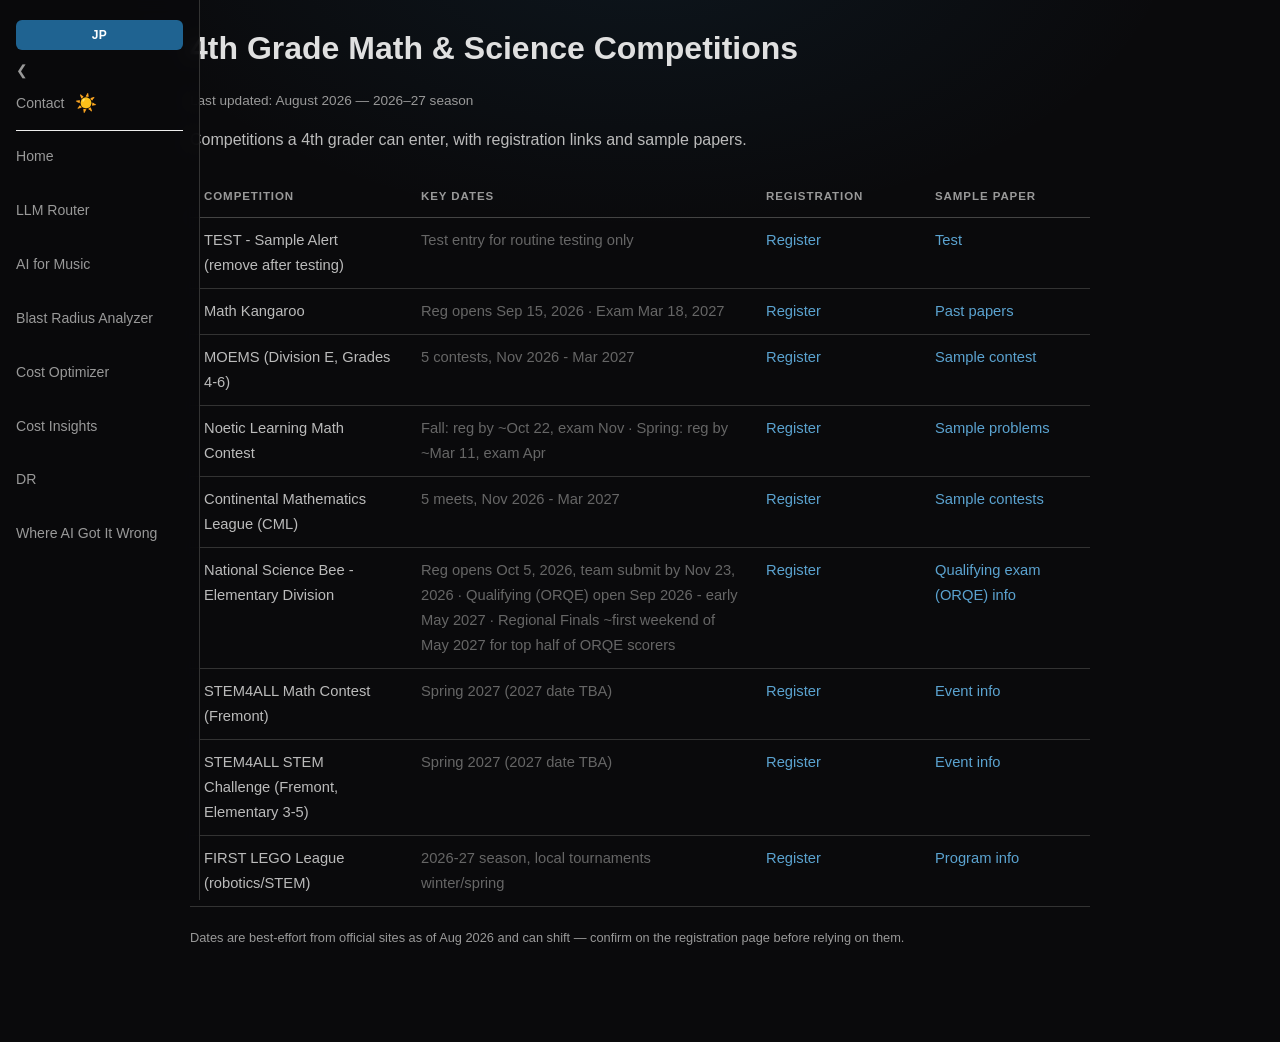
<file: exams/4thgrade.html>
<!DOCTYPE html>
<html lang="en">
<head>
  <script src="/nav.91603561.js"></script>
  <link rel="stylesheet" href="/common.6cf8a0b5.css">
  <link rel="stylesheet" href="/dark.3041ed68.css">
  <meta charset="UTF-8" />
  <meta name="viewport" content="width=device-width, initial-scale=1.0" />
  <title>4th Grade Math &amp; Science Competitions</title>
  <meta name="description" content="Math and science competitions a 4th grader can enter — registration links and sample papers." />
  <meta property="og:title" content="4th Grade Math & Science Competitions" />
  <meta property="og:description" content="Math and science competitions a 4th grader can enter — registration links and sample papers." />
  <meta property="og:url" content="https://jspoth.com/exams/4thgrade" />
  <meta property="og:type" content="article" />
  <link rel="canonical" href="https://jspoth.com/exams/4thgrade" />
  <style>
    body { max-width: 900px; margin: 0 auto; }
    h1 { font-size: 2rem; margin-bottom: 4px; }
    table { border-collapse: collapse; width: 100%; table-layout: fixed; margin-top: 24px; font-size: 0.92em; }
    th, td { text-align: left; padding: 10px 14px; border-bottom: 1px solid #eee; vertical-align: top; word-wrap: break-word; overflow-wrap: break-word; }
    th { text-transform: uppercase; font-size: 0.72rem; letter-spacing: 0.08em; color: #999; border-bottom: 1px solid #999; }
    tr:hover td { background: #fafafa; }
    td.dates { color: #666; }
    th:nth-child(1), td:nth-child(1) { width: 24%; }
    th:nth-child(2), td:nth-child(2) { width: 40%; }
    th:nth-child(3), td:nth-child(3) { width: 18%; }
    th:nth-child(4), td:nth-child(4) { width: 18%; }
  </style>
</head>
<body>

  <nav></nav>

  <h1>4th Grade Math &amp; Science Competitions</h1>
  <p style="font-size: 0.85em; color: #999;">Last updated: August 2026 — 2026–27 season</p>
  <p class="subtitle">Competitions a 4th grader can enter, with registration links and sample papers.</p>

  <table id="comp-table">
    <thead>
      <tr>
        <th>Competition</th>
        <th>Key dates</th>
        <th>Registration</th>
        <th>Sample paper</th>
      </tr>
    </thead>
    <tbody id="comp-table-body">
      <tr><td colspan="4">Loading…</td></tr>
    </tbody>
  </table>

  <p style="font-size: 0.8em; color: #999; margin-top: 20px;">
    Dates are best-effort from official sites as of Aug 2026 and can shift — confirm on the registration page before relying on them.
  </p>

  <script>
    fetch('exams_dates_4.json')
      .then(function (res) { return res.json(); })
      .then(function (data) {
        var rows = data.competitions.map(function (c) {
          return '<tr>' +
            '<td>' + c.name + '</td>' +
            '<td class="dates">' + c.dates + '</td>' +
            '<td><a href="' + c.registration_url + '" target="_blank" rel="noopener">Register</a></td>' +
            '<td><a href="' + c.sample_paper_url + '" target="_blank" rel="noopener">' + c.sample_paper_label + '</a></td>' +
            '</tr>';
        }).join('');
        document.getElementById('comp-table-body').innerHTML = rows;
      })
      .catch(function () {
        document.getElementById('comp-table-body').innerHTML =
          '<tr><td colspan="4">Could not load competition data.</td></tr>';
      });
  </script>

</body>
</html>
</file>
<file: common.6cf8a0b5.css>
body {
  font-family: -apple-system, BlinkMacSystemFont, "Segoe UI", Roboto, sans-serif;
  max-width: 1060px;
  margin: 0 auto;
  padding: 0 24px 80px;
  color: #333;
  line-height: 1.7;
}

nav {
  position: sticky;
  top: 0;
  background: rgba(255,255,255,0.92);
  backdrop-filter: blur(8px);
  -webkit-backdrop-filter: blur(8px);
  border-bottom: 1px solid #eee;
  padding: 14px 0;
  margin-bottom: 48px;
  z-index: 100;
}
nav a { margin-right: 20px; color: #555; text-decoration: none; font-size: 0.9em; }
nav a:hover { color: #2980b9; }
.logo {
  display: inline-flex;
  align-items: center;
  justify-content: center;
  width: 30px;
  height: 30px;
  background: #2980b9;
  color: #fff !important;
  border-radius: 6px;
  font-weight: 700;
  font-size: 0.75em;
  letter-spacing: 0.04em;
  margin-right: 24px;
  text-decoration: none !important;
  vertical-align: middle;
  flex-shrink: 0;
}
.logo:hover { background: #1f6391; text-decoration: none !important; }

a { color: #2980b9; text-decoration: none; }
a:hover { text-decoration: underline; }

code {
  background: #f4f4f4;
  padding: 2px 6px;
  border-radius: 4px;
  font-size: 0.9em;
}

pre {
  background: #f4f4f4;
  padding: 16px;
  border-radius: 6px;
  overflow-x: auto;
  font-size: 0.88em;
  line-height: 1.6;
}

ol, ul { padding-left: 20px; }
li { margin-bottom: 8px; }
.subtitle { color: #666; margin-top: 0; }

#nav-toggle { display: none; }
.nav-hamburger { display: none; }
#nav-collapse-toggle { display: none; } /* desktop-only, shown below */

/* Desktop: persistent left sidebar instead of a top bar -- the top bar
   kept overflowing/squeezing as more projects got added. Mobile keeps the
   existing collapsible top bar untouched (see the max-width query below). */
@media (min-width: 641px) {
  nav {
    position: fixed;
    top: 0;
    left: 0;
    bottom: 0;
    width: 200px;
    display: flex;
    flex-direction: row;
    flex-wrap: wrap;
    align-items: center;
    align-content: flex-start;
    padding: 20px 16px;
    margin-bottom: 0;
    border-bottom: none;
    border-right: 1px solid #eee;
    overflow-y: auto;
    box-sizing: border-box;
  }
  /* flex-wrap + per-item flex-basis is what lets some items (logo, page
     links) each force their own full-width row, while others (contact,
     theme toggle) stay natural-width and share a row -- all without
     touching nav.js's DOM order, just CSS `order` to reshuffle it. */
  nav .logo { flex: 0 0 100%; margin-right: 0; margin-bottom: 10px; }
  nav #nav-collapse-toggle {
    display: block;
    order: 0;
    flex: 0 0 100%;
    background: none;
    border: none;
    cursor: pointer;
    color: #999;
    font-size: 0.85em;
    text-align: left;
    padding: 2px 0 14px;
    margin: 0;
  }
  nav #nav-collapse-toggle:hover { color: #2980b9; }
  nav #contact-nav {
    order: 1;
    flex: 0 0 auto;
    margin-right: 10px;
    width: auto;
    padding: 0;
    font-size: 0.88em;
  }
  nav #theme-toggle {
    order: 2;
    flex: 0 0 auto;
    /* nav.js sets margin-left inline -- !important is the only way an
       external stylesheet can win against that. */
    margin: 0 !important;
  }
  nav a:not(.logo):not(#contact-nav) {
    order: 3;
    flex: 0 0 100%;
    margin-right: 0;
    margin-top: 14px;
    width: 100%;
    padding: 8px 0;
    font-size: 0.88em;
  }
  /* divider between the contact/theme row and the page links -- lives on
     the first page link so it spans the full sidebar width regardless of
     how wide the contact/theme row happens to be. */
  nav a:not(.logo):not(#contact-nav):nth-of-type(2) {
    margin-top: 14px;
    padding-top: 14px;
    border-top: 1px solid #eee;
  }

  nav, body { transition: width 0.15s ease, margin-left 0.15s ease; }
  body { margin: 0 0 0 200px; max-width: 1060px; }

  /* Collapsed: icon-only rail -- just the logo and the expand toggle.
     Everything else (contact, theme, page links) hides rather than
     shrinking to icons, since there's no icon set for the project list. */
  [data-nav="collapsed"] nav { width: 56px; padding: 20px 8px; }
  [data-nav="collapsed"] nav .logo { flex-basis: auto; margin-bottom: 8px; }
  [data-nav="collapsed"] nav #nav-collapse-toggle {
    flex-basis: auto;
    text-align: center;
    padding: 4px 0;
    border: none;
  }
  [data-nav="collapsed"] nav a:not(.logo),
  [data-nav="collapsed"] nav #theme-toggle {
    display: none;
  }
  [data-nav="collapsed"] body { margin-left: 56px; }
}

@media (max-width: 640px) {
  nav {
    display: flex;
    align-items: center;
    flex-wrap: wrap;
    padding: 10px 0;
  }
  .logo { order: 0; margin-right: auto; }
  .nav-hamburger {
    order: 1;
    display: inline-block;
    cursor: pointer;
    font-size: 1.3em;
    padding: 2px 8px;
  }
  nav button { order: 2; }
  nav a:not(.logo) {
    order: 3;
    display: none;
    width: 100%;
    padding: 8px 0;
    margin-right: 0;
    font-size: 0.9em;
    border-bottom: 1px solid #eee;
  }
  #nav-toggle:checked ~ a:not(.logo) { display: block; }
}
</file>
<file: dark.3041ed68.css>
[data-theme="dark"] body {
  background-color: #0a0a0c;
  background-image: radial-gradient(ellipse 900px 500px at 50% -8%, rgba(41,128,185,0.10), transparent 60%);
  background-repeat: no-repeat;
  background-attachment: fixed;
  color: #ccc;
}
/* Subtle top-highlight + soft shadow on elevated surfaces so they read as
   raised above the deeper background rather than flat gray-on-gray --
   additive only, doesn't touch any of the specific background-color
   values already set on these below (avoids fighting their !important). */
[data-theme="dark"] .diagram,
[data-theme="dark"] .layer,
[data-theme="dark"] .stat,
[data-theme="dark"] .callout,
[data-theme="dark"] pre,
[data-theme="dark"] code,
[data-theme="dark"] .arch-node,
[data-theme="dark"] .flow-box,
[data-theme="dark"] .tool-card,
[data-theme="dark"] .scenario,
[data-theme="dark"] .response-content,
[data-theme="dark"] .pr-comment,
[data-theme="dark"] .region,
[data-theme="dark"] .data-store,
[data-theme="dark"] .swim-lane-header {
  box-shadow: inset 0 1px 0 rgba(255,255,255,0.05), 0 1px 4px rgba(0,0,0,0.35);
}
[data-theme="dark"] nav { background: rgba(10,10,12,0.92) !important; border-color: #333 !important; }
[data-theme="dark"] nav a { color: #999; }
[data-theme="dark"] .logo { background: #1f6391; }
[data-theme="dark"] nav a:hover { color: #5ba3d0; }
[data-theme="dark"] a { color: #5ba3d0; }
[data-theme="dark"] h1, [data-theme="dark"] h2, [data-theme="dark"] h3 { color: #e0e0e0; }
[data-theme="dark"] p { color: #bbb; }
[data-theme="dark"] .projects-list li { color: #ccc; }
[data-theme="dark"] .project-group-label { color: #777; }
[data-theme="dark"] code { background: #2d2d2d; color: #e0e0e0; }
[data-theme="dark"] pre { background: #2d2d2d; color: #e0e0e0; }
[data-theme="dark"] .diagram { background: #252525; border-color: #444; }
[data-theme="dark"] .diagram-label { color: #ccc; }
[data-theme="dark"] .layer { background: #2d2d2d !important; border-color: #444 !important; }
[data-theme="dark"] .layer.blue   { border-left-color: #3b82f6 !important; }
[data-theme="dark"] .layer.purple { border-left-color: #7c3aed !important; }
[data-theme="dark"] .layer.cyan   { border-left-color: #0891b2 !important; }
[data-theme="dark"] .layer.green  { border-left-color: #16a34a !important; }
[data-theme="dark"] .layer.amber  { border-left-color: #d97706 !important; }
[data-theme="dark"] .layer.red    { border-left-color: #dc2626 !important; }
[data-theme="dark"] .layer-title { color: #777 !important; }
[data-theme="dark"] .layer-body { color: #bbb !important; }
[data-theme="dark"] .flow-arrow { color: #666; }
[data-theme="dark"] .arch-node { background: #2d2d2d !important; border-color: #444 !important; }
[data-theme="dark"] .arch-node-title { color: #e0e0e0; }
[data-theme="dark"] .arch-node-sub { color: #999; }
[data-theme="dark"] .data-store { background: #1e2d26 !important; border-color: #2d5a3d !important; }
[data-theme="dark"] .data-store-label { color: #6dbf8a; }
[data-theme="dark"] .data-store-sub { color: #4a9966; }
[data-theme="dark"] .failover-badge { background: #1a2433; border-color: #2d4a7f; color: #7ab3d4; }
[data-theme="dark"] .ssm-badge { background: #2d1e0a; border-color: #7f4a00; color: #d4956a; }
[data-theme="dark"] .stat { background: #2d2d2d; border-color: #444; }
[data-theme="dark"] .stat-value { color: #5ba3d0; }
[data-theme="dark"] .stat-label { color: #777; }
[data-theme="dark"] .callout { background: #1e2d1e; border-color: #2d5a2d; color: #bbb; }
[data-theme="dark"] .callout strong { color: #6dbf6d; }
[data-theme="dark"] .callout.blue { background: #1a2433; border-color: #2d4a7f; color: #bbb; }
[data-theme="dark"] .callout-amber { background: #2a1e0a; border-color: #7f4a00; color: #bbb; }
[data-theme="dark"] .section { border-color: #444; }
[data-theme="dark"] .contact-section { border-color: #444; }
[data-theme="dark"] .contact-sub { color: #999; }
[data-theme="dark"] .contact-value { color: #ccc; }
[data-theme="dark"] .region { background: #2d2d2d !important; border-color: #444 !important; }
[data-theme="dark"] .region.primary { border-left-color: #2563eb !important; }
[data-theme="dark"] .region.standby { border-left-color: #16a34a !important; }
[data-theme="dark"] .region-name { color: #e0e0e0; }
[data-theme="dark"] .region-sub { color: #999; }
[data-theme="dark"] .arch-section { border-color: #444; }
[data-theme="dark"] .swim-lane { border-color: #444; }
[data-theme="dark"] .swim-lane-header { background: #252525; border-color: #444; color: #999; }
[data-theme="dark"] .arch-node { border-color: #444 !important; }
[data-theme="dark"] .data-store { border-color: #444 !important; }
[data-theme="dark"] .pipeline-step { background: #2d2d2d; color: #ccc; }
[data-theme="dark"] .pipeline-arrow { color: #555; }
[data-theme="dark"] .score-low      { background: #1a2d1a; color: #6dbf6d; }
[data-theme="dark"] .score-medium   { background: #2d2a0a; color: #c9a83c; }
[data-theme="dark"] .score-high     { background: #2d1e0a; color: #d4956a; }
[data-theme="dark"] .score-critical { background: #2d0a0a; color: #d46a6a; }
[data-theme="dark"] .pr-comment { background: #222; border-color: #444; color: #ccc; }
[data-theme="dark"] .pr-comment h4 { color: #e0e0e0; }
[data-theme="dark"] table { border-color: #444; }
[data-theme="dark"] th { border-color: #444; color: #999; }
[data-theme="dark"] td { border-color: #333; color: #bbb; }
[data-theme="dark"] .label-go  { background: #1a2d3d; color: #5ba3d0; }
[data-theme="dark"] .label-tf  { background: #2a1e3d; color: #a07dd4; }
[data-theme="dark"] .label-k8s { background: #1a2d1a; color: #6dbf6d; }
[data-theme="dark"] .callout-red { background: #2d1a1a; border-color: #7f3333; color: #bbb; }
[data-theme="dark"] .callout-red strong { color: #d46a6a; }
[data-theme="dark"] .flow-box { background: #2d2d2d !important; border-color: #444 !important; }
[data-theme="dark"] .flow-box.blue   { border-color: #3b82f6 !important; }
[data-theme="dark"] .flow-box.cyan   { border-color: #0891b2 !important; }
[data-theme="dark"] .flow-box.amber  { border-color: #d97706 !important; }
[data-theme="dark"] .flow-box.purple { border-color: #7c3aed !important; }
[data-theme="dark"] .flow-box.green  { border-color: #16a34a !important; }
[data-theme="dark"] .flow-label { color: #e0e0e0; }
[data-theme="dark"] .flow-body { color: #999; }
[data-theme="dark"] .tool-card { background: #2d2d2d; border-color: #444; }
[data-theme="dark"] .tool-card h3 { color: #e0e0e0; }
[data-theme="dark"] .tool-card p { color: #999; }
[data-theme="dark"] .tool-name { color: #5ba3d0; }
[data-theme="dark"] .scenario { background: #252525; border-color: #444; }
[data-theme="dark"] .scenario h3 { color: #e0e0e0; }
[data-theme="dark"] .scenario p { color: #999; }
[data-theme="dark"] .failure-log { border-color: #444; }
[data-theme="dark"] .failure-row { border-color: #333; }
[data-theme="dark"] .failure-label { background: #252525; border-color: #333; color: #e0e0e0; }
[data-theme="dark"] .failure-detail { color: #bbb; }
[data-theme="dark"] .tag-fixed { background: #1a2d1a; color: #6dbf6d; }
[data-theme="dark"] .tag-open  { background: #2d2a0a; color: #c9a83c; }
[data-theme="dark"] .error-msg { background: #2d1a1a; border-color: #7f3333; color: #e0a0a0; }
[data-theme="dark"] .response-content { background: #252525; border-color: #444; color: #ccc; }
[data-theme="dark"] .how-prose { color: #bbb; }
[data-theme="dark"] .how-prose strong { color: #e0e0e0; }
[data-theme="dark"] textarea { background: #252525; color: #ccc; }
[data-theme="dark"] .chat-footer { background: #1e1e1e; border-color: #333; }
[data-theme="dark"] .suggestion { background: #2d2d2d; border-color: #444; color: #aaa; }
[data-theme="dark"] .suggestion:hover { background: #1e2d3d; border-color: #5ba3d0; color: #5ba3d0; }
</file>
<file: common.css>
body {
  font-family: -apple-system, BlinkMacSystemFont, "Segoe UI", Roboto, sans-serif;
  max-width: 1060px;
  margin: 0 auto;
  padding: 0 24px 80px;
  color: #333;
  line-height: 1.7;
}

nav {
  position: sticky;
  top: 0;
  background: rgba(255,255,255,0.92);
  backdrop-filter: blur(8px);
  -webkit-backdrop-filter: blur(8px);
  border-bottom: 1px solid #eee;
  padding: 14px 0;
  margin-bottom: 48px;
  z-index: 100;
}
nav a { margin-right: 20px; color: #555; text-decoration: none; font-size: 0.9em; }
nav a:hover { color: #2980b9; }
.logo {
  display: inline-flex;
  align-items: center;
  justify-content: center;
  width: 30px;
  height: 30px;
  background: #2980b9;
  color: #fff !important;
  border-radius: 6px;
  font-weight: 700;
  font-size: 0.75em;
  letter-spacing: 0.04em;
  margin-right: 24px;
  text-decoration: none !important;
  vertical-align: middle;
  flex-shrink: 0;
}
.logo:hover { background: #1f6391; text-decoration: none !important; }

a { color: #2980b9; text-decoration: none; }
a:hover { text-decoration: underline; }

code {
  background: #f4f4f4;
  padding: 2px 6px;
  border-radius: 4px;
  font-size: 0.9em;
}

pre {
  background: #f4f4f4;
  padding: 16px;
  border-radius: 6px;
  overflow-x: auto;
  font-size: 0.88em;
  line-height: 1.6;
}

ol, ul { padding-left: 20px; }
li { margin-bottom: 8px; }
.subtitle { color: #666; margin-top: 0; }

#nav-toggle { display: none; }
.nav-hamburger { display: none; }
#nav-collapse-toggle { display: none; } /* desktop-only, shown below */

/* Desktop: persistent left sidebar instead of a top bar -- the top bar
   kept overflowing/squeezing as more projects got added. Mobile keeps the
   existing collapsible top bar untouched (see the max-width query below). */
@media (min-width: 641px) {
  nav {
    position: fixed;
    top: 0;
    left: 0;
    bottom: 0;
    width: 200px;
    display: flex;
    flex-direction: row;
    flex-wrap: wrap;
    align-items: center;
    align-content: flex-start;
    padding: 20px 16px;
    margin-bottom: 0;
    border-bottom: none;
    border-right: 1px solid #eee;
    overflow-y: auto;
    box-sizing: border-box;
  }
  /* flex-wrap + per-item flex-basis is what lets some items (logo, page
     links) each force their own full-width row, while others (contact,
     theme toggle) stay natural-width and share a row -- all without
     touching nav.js's DOM order, just CSS `order` to reshuffle it. */
  nav .logo { flex: 0 0 100%; margin-right: 0; margin-bottom: 10px; }
  nav #nav-collapse-toggle {
    display: block;
    order: 0;
    flex: 0 0 100%;
    background: none;
    border: none;
    cursor: pointer;
    color: #999;
    font-size: 0.85em;
    text-align: left;
    padding: 2px 0 14px;
    margin: 0;
  }
  nav #nav-collapse-toggle:hover { color: #2980b9; }
  nav #contact-nav {
    order: 1;
    flex: 0 0 auto;
    margin-right: 10px;
    width: auto;
    padding: 0;
    font-size: 0.88em;
  }
  nav #theme-toggle {
    order: 2;
    flex: 0 0 auto;
    /* nav.js sets margin-left inline -- !important is the only way an
       external stylesheet can win against that. */
    margin: 0 !important;
  }
  nav a:not(.logo):not(#contact-nav) {
    order: 3;
    flex: 0 0 100%;
    margin-right: 0;
    margin-top: 14px;
    width: 100%;
    padding: 8px 0;
    font-size: 0.88em;
  }
  /* divider between the contact/theme row and the page links -- lives on
     the first page link so it spans the full sidebar width regardless of
     how wide the contact/theme row happens to be. */
  nav a:not(.logo):not(#contact-nav):nth-of-type(2) {
    margin-top: 14px;
    padding-top: 14px;
    border-top: 1px solid #eee;
  }

  nav, body { transition: width 0.15s ease, margin-left 0.15s ease; }
  body { margin: 0 0 0 200px; max-width: 1060px; }

  /* Collapsed: icon-only rail -- just the logo and the expand toggle.
     Everything else (contact, theme, page links) hides rather than
     shrinking to icons, since there's no icon set for the project list. */
  [data-nav="collapsed"] nav { width: 56px; padding: 20px 8px; }
  [data-nav="collapsed"] nav .logo { flex-basis: auto; margin-bottom: 8px; }
  [data-nav="collapsed"] nav #nav-collapse-toggle {
    flex-basis: auto;
    text-align: center;
    padding: 4px 0;
    border: none;
  }
  [data-nav="collapsed"] nav a:not(.logo),
  [data-nav="collapsed"] nav #theme-toggle {
    display: none;
  }
  [data-nav="collapsed"] body { margin-left: 56px; }
}

@media (max-width: 640px) {
  nav {
    display: flex;
    align-items: center;
    flex-wrap: wrap;
    padding: 10px 0;
  }
  .logo { order: 0; margin-right: auto; }
  .nav-hamburger {
    order: 1;
    display: inline-block;
    cursor: pointer;
    font-size: 1.3em;
    padding: 2px 8px;
  }
  nav button { order: 2; }
  nav a:not(.logo) {
    order: 3;
    display: none;
    width: 100%;
    padding: 8px 0;
    margin-right: 0;
    font-size: 0.9em;
    border-bottom: 1px solid #eee;
  }
  #nav-toggle:checked ~ a:not(.logo) { display: block; }
}
</file>
<file: dark.css>
[data-theme="dark"] body {
  background-color: #0a0a0c;
  background-image: radial-gradient(ellipse 900px 500px at 50% -8%, rgba(41,128,185,0.10), transparent 60%);
  background-repeat: no-repeat;
  background-attachment: fixed;
  color: #ccc;
}
/* Subtle top-highlight + soft shadow on elevated surfaces so they read as
   raised above the deeper background rather than flat gray-on-gray --
   additive only, doesn't touch any of the specific background-color
   values already set on these below (avoids fighting their !important). */
[data-theme="dark"] .diagram,
[data-theme="dark"] .layer,
[data-theme="dark"] .stat,
[data-theme="dark"] .callout,
[data-theme="dark"] pre,
[data-theme="dark"] code,
[data-theme="dark"] .arch-node,
[data-theme="dark"] .flow-box,
[data-theme="dark"] .tool-card,
[data-theme="dark"] .scenario,
[data-theme="dark"] .response-content,
[data-theme="dark"] .pr-comment,
[data-theme="dark"] .region,
[data-theme="dark"] .data-store,
[data-theme="dark"] .swim-lane-header {
  box-shadow: inset 0 1px 0 rgba(255,255,255,0.05), 0 1px 4px rgba(0,0,0,0.35);
}
[data-theme="dark"] nav { background: rgba(10,10,12,0.92) !important; border-color: #333 !important; }
[data-theme="dark"] nav a { color: #999; }
[data-theme="dark"] .logo { background: #1f6391; }
[data-theme="dark"] nav a:hover { color: #5ba3d0; }
[data-theme="dark"] a { color: #5ba3d0; }
[data-theme="dark"] h1, [data-theme="dark"] h2, [data-theme="dark"] h3 { color: #e0e0e0; }
[data-theme="dark"] p { color: #bbb; }
[data-theme="dark"] .projects-list li { color: #ccc; }
[data-theme="dark"] .project-group-label { color: #777; }
[data-theme="dark"] code { background: #2d2d2d; color: #e0e0e0; }
[data-theme="dark"] pre { background: #2d2d2d; color: #e0e0e0; }
[data-theme="dark"] .diagram { background: #252525; border-color: #444; }
[data-theme="dark"] .diagram-label { color: #ccc; }
[data-theme="dark"] .layer { background: #2d2d2d !important; border-color: #444 !important; }
[data-theme="dark"] .layer.blue   { border-left-color: #3b82f6 !important; }
[data-theme="dark"] .layer.purple { border-left-color: #7c3aed !important; }
[data-theme="dark"] .layer.cyan   { border-left-color: #0891b2 !important; }
[data-theme="dark"] .layer.green  { border-left-color: #16a34a !important; }
[data-theme="dark"] .layer.amber  { border-left-color: #d97706 !important; }
[data-theme="dark"] .layer.red    { border-left-color: #dc2626 !important; }
[data-theme="dark"] .layer-title { color: #777 !important; }
[data-theme="dark"] .layer-body { color: #bbb !important; }
[data-theme="dark"] .flow-arrow { color: #666; }
[data-theme="dark"] .arch-node { background: #2d2d2d !important; border-color: #444 !important; }
[data-theme="dark"] .arch-node-title { color: #e0e0e0; }
[data-theme="dark"] .arch-node-sub { color: #999; }
[data-theme="dark"] .data-store { background: #1e2d26 !important; border-color: #2d5a3d !important; }
[data-theme="dark"] .data-store-label { color: #6dbf8a; }
[data-theme="dark"] .data-store-sub { color: #4a9966; }
[data-theme="dark"] .failover-badge { background: #1a2433; border-color: #2d4a7f; color: #7ab3d4; }
[data-theme="dark"] .ssm-badge { background: #2d1e0a; border-color: #7f4a00; color: #d4956a; }
[data-theme="dark"] .stat { background: #2d2d2d; border-color: #444; }
[data-theme="dark"] .stat-value { color: #5ba3d0; }
[data-theme="dark"] .stat-label { color: #777; }
[data-theme="dark"] .callout { background: #1e2d1e; border-color: #2d5a2d; color: #bbb; }
[data-theme="dark"] .callout strong { color: #6dbf6d; }
[data-theme="dark"] .callout.blue { background: #1a2433; border-color: #2d4a7f; color: #bbb; }
[data-theme="dark"] .callout-amber { background: #2a1e0a; border-color: #7f4a00; color: #bbb; }
[data-theme="dark"] .section { border-color: #444; }
[data-theme="dark"] .contact-section { border-color: #444; }
[data-theme="dark"] .contact-sub { color: #999; }
[data-theme="dark"] .contact-value { color: #ccc; }
[data-theme="dark"] .region { background: #2d2d2d !important; border-color: #444 !important; }
[data-theme="dark"] .region.primary { border-left-color: #2563eb !important; }
[data-theme="dark"] .region.standby { border-left-color: #16a34a !important; }
[data-theme="dark"] .region-name { color: #e0e0e0; }
[data-theme="dark"] .region-sub { color: #999; }
[data-theme="dark"] .arch-section { border-color: #444; }
[data-theme="dark"] .swim-lane { border-color: #444; }
[data-theme="dark"] .swim-lane-header { background: #252525; border-color: #444; color: #999; }
[data-theme="dark"] .arch-node { border-color: #444 !important; }
[data-theme="dark"] .data-store { border-color: #444 !important; }
[data-theme="dark"] .pipeline-step { background: #2d2d2d; color: #ccc; }
[data-theme="dark"] .pipeline-arrow { color: #555; }
[data-theme="dark"] .score-low      { background: #1a2d1a; color: #6dbf6d; }
[data-theme="dark"] .score-medium   { background: #2d2a0a; color: #c9a83c; }
[data-theme="dark"] .score-high     { background: #2d1e0a; color: #d4956a; }
[data-theme="dark"] .score-critical { background: #2d0a0a; color: #d46a6a; }
[data-theme="dark"] .pr-comment { background: #222; border-color: #444; color: #ccc; }
[data-theme="dark"] .pr-comment h4 { color: #e0e0e0; }
[data-theme="dark"] table { border-color: #444; }
[data-theme="dark"] th { border-color: #444; color: #999; }
[data-theme="dark"] td { border-color: #333; color: #bbb; }
[data-theme="dark"] .label-go  { background: #1a2d3d; color: #5ba3d0; }
[data-theme="dark"] .label-tf  { background: #2a1e3d; color: #a07dd4; }
[data-theme="dark"] .label-k8s { background: #1a2d1a; color: #6dbf6d; }
[data-theme="dark"] .callout-red { background: #2d1a1a; border-color: #7f3333; color: #bbb; }
[data-theme="dark"] .callout-red strong { color: #d46a6a; }
[data-theme="dark"] .flow-box { background: #2d2d2d !important; border-color: #444 !important; }
[data-theme="dark"] .flow-box.blue   { border-color: #3b82f6 !important; }
[data-theme="dark"] .flow-box.cyan   { border-color: #0891b2 !important; }
[data-theme="dark"] .flow-box.amber  { border-color: #d97706 !important; }
[data-theme="dark"] .flow-box.purple { border-color: #7c3aed !important; }
[data-theme="dark"] .flow-box.green  { border-color: #16a34a !important; }
[data-theme="dark"] .flow-label { color: #e0e0e0; }
[data-theme="dark"] .flow-body { color: #999; }
[data-theme="dark"] .tool-card { background: #2d2d2d; border-color: #444; }
[data-theme="dark"] .tool-card h3 { color: #e0e0e0; }
[data-theme="dark"] .tool-card p { color: #999; }
[data-theme="dark"] .tool-name { color: #5ba3d0; }
[data-theme="dark"] .scenario { background: #252525; border-color: #444; }
[data-theme="dark"] .scenario h3 { color: #e0e0e0; }
[data-theme="dark"] .scenario p { color: #999; }
[data-theme="dark"] .failure-log { border-color: #444; }
[data-theme="dark"] .failure-row { border-color: #333; }
[data-theme="dark"] .failure-label { background: #252525; border-color: #333; color: #e0e0e0; }
[data-theme="dark"] .failure-detail { color: #bbb; }
[data-theme="dark"] .tag-fixed { background: #1a2d1a; color: #6dbf6d; }
[data-theme="dark"] .tag-open  { background: #2d2a0a; color: #c9a83c; }
[data-theme="dark"] .error-msg { background: #2d1a1a; border-color: #7f3333; color: #e0a0a0; }
[data-theme="dark"] .response-content { background: #252525; border-color: #444; color: #ccc; }
[data-theme="dark"] .how-prose { color: #bbb; }
[data-theme="dark"] .how-prose strong { color: #e0e0e0; }
[data-theme="dark"] textarea { background: #252525; color: #ccc; }
[data-theme="dark"] .chat-footer { background: #1e1e1e; border-color: #333; }
[data-theme="dark"] .suggestion { background: #2d2d2d; border-color: #444; color: #aaa; }
[data-theme="dark"] .suggestion:hover { background: #1e2d3d; border-color: #5ba3d0; color: #5ba3d0; }
</file>
